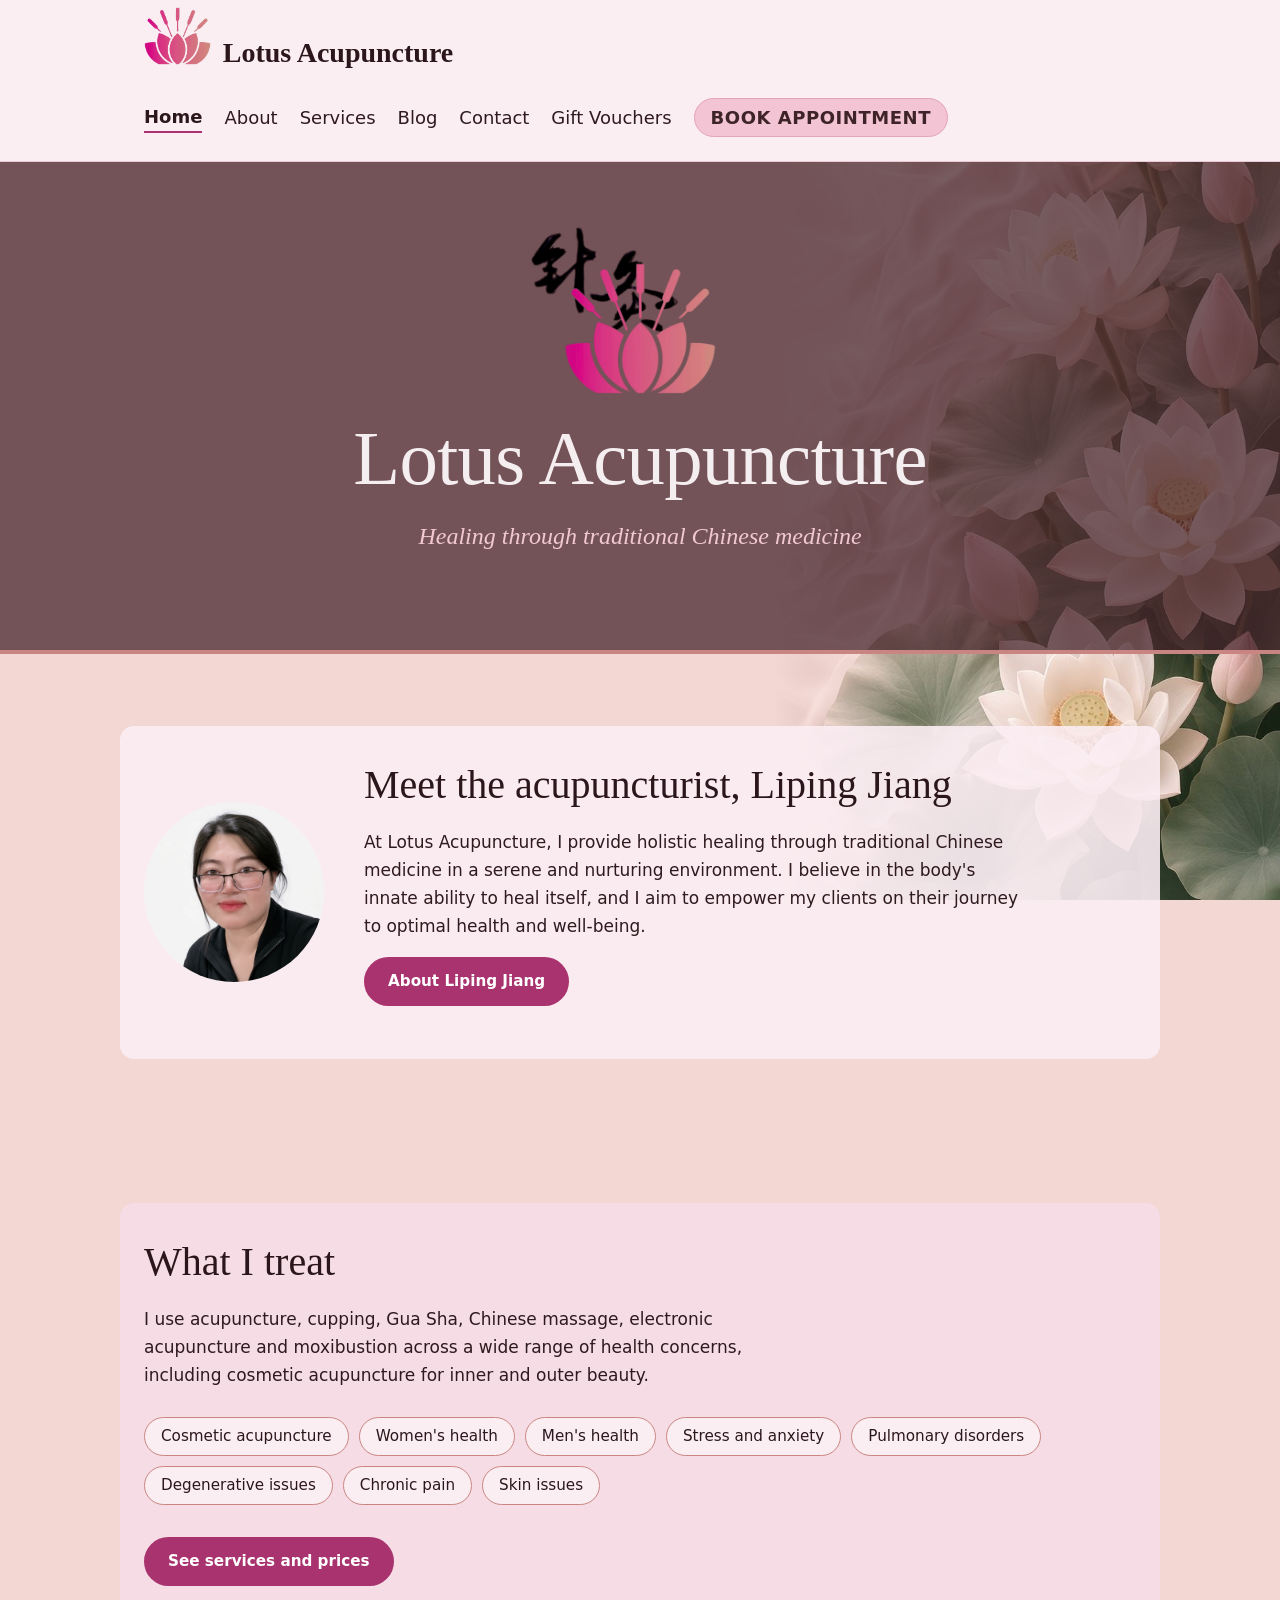
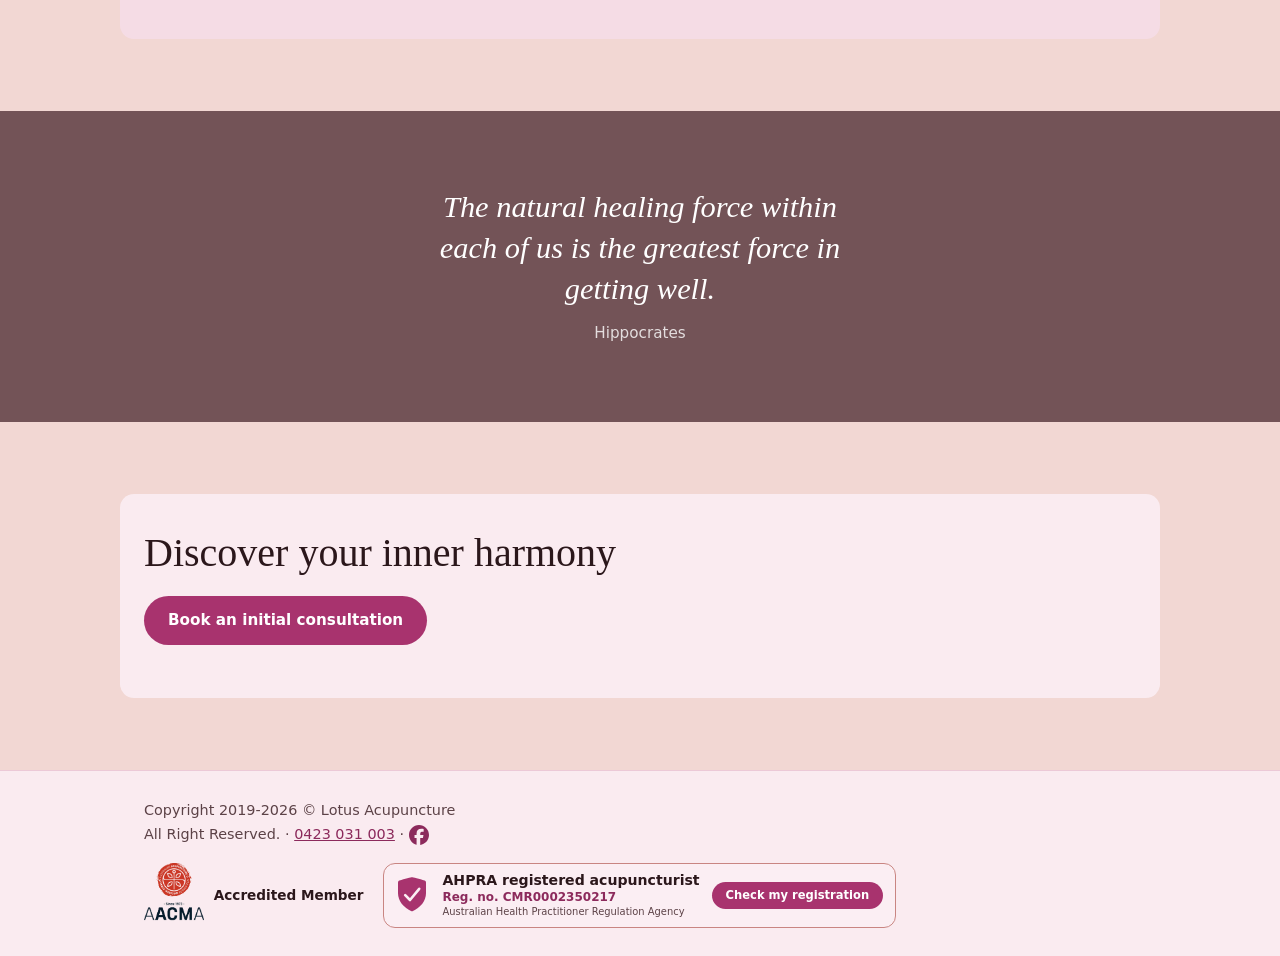
<file: index.html>
<!DOCTYPE html>
<html lang="en-AU"><head><meta charset="utf-8"><meta name="viewport" content="width=device-width, initial-scale=1">
<title>Lotus Acupuncture Warradale | Acupuncture &amp; Chinese Medicine</title>
<meta name="description" content="Acupuncture, cupping, Gua Sha, Chinese massage and electro acupuncture with registered acupuncturist Liping Jiang at 185a Diagonal Road, Warradale SA.">
<link rel="canonical" href="https://www.lotusacupuncture.com.au/">
<meta property="og:type" content="website"><meta property="og:site_name" content="Lotus Acupuncture"><meta property="og:title" content="Lotus Acupuncture Warradale | Acupuncture &amp; Chinese Medicine"><meta property="og:description" content="Acupuncture, cupping, Gua Sha, Chinese massage and electro acupuncture with registered acupuncturist Liping Jiang at 185a Diagonal Road, Warradale SA."><meta property="og:url" content="https://www.lotusacupuncture.com.au/"><meta property="og:image" content="https://www.lotusacupuncture.com.au/logo.jpg"><meta property="og:locale" content="en_AU">
<script type="application/ld+json">{"@context":"https://schema.org","@type":"MedicalBusiness","name":"Lotus Acupuncture","url":"https://www.lotusacupuncture.com.au/","logo":"https://www.lotusacupuncture.com.au/logo.jpg","image":"https://www.lotusacupuncture.com.au/photo.jpg","telephone":"+61423031003","email":"lotusacupunctureliping@gmail.com","address":{"@type":"PostalAddress","streetAddress":"185a Diagonal Road","addressLocality":"Warradale","addressRegion":"SA","postalCode":"5046","addressCountry":"AU"},"founder":{"@type":"Person","name":"Liping Jiang","jobTitle":"Acupuncturist"},"sameAs":["https://www.facebook.com/p/Lotus-Acupuncture-61561961257599/"],"potentialAction":{"@type":"ReserveAction","target":"https://lotus-acupuncture-glenelg.au4.cliniko.com/bookings"}}</script>
<link rel="stylesheet" href="style.css?v=pink31"></head><body>
<header class="top"><div class="wrap"><a class="brand" href="index.html"><img src="header-logo.png" alt="" width="46" height="40" class="brand-mark">Lotus Acupuncture</a><nav aria-label="Main"><a href="index.html" aria-current="page">Home</a><a href="about.html">About</a><a href="services.html">Services</a><a href="blog.html">Blog</a><a href="contact.html">Contact</a><a href="gift-vouchers.html">Gift Vouchers</a><a href="https://lotus-acupuncture-glenelg.au4.cliniko.com/bookings">BOOK APPOINTMENT</a></nav></div></header>
<main><div class="hero"><div class="wrap" style="text-align:center"><img class="hero-logo" src="images/hero-logo.png?v=1" alt="Lotus Acupuncture" width="480" height="369"><h1>Lotus Acupuncture</h1><p>Healing through traditional Chinese medicine</p></div></div><section><div class="wrap" style="display:flex;gap:40px;align-items:center;flex-wrap:wrap"><img src="photo.jpg" alt="Liping Jiang" style="width:180px;height:180px;object-fit:cover;border-radius:50%;flex-shrink:0"><div><h2>Meet the acupuncturist, Liping Jiang</h2><p class="lede">At Lotus Acupuncture, I provide holistic healing through traditional Chinese medicine in a serene and nurturing environment. I believe in the body's innate ability to heal itself, and I aim to empower my clients on their journey to optimal health and well-being.</p><p><a class="btn" href="about.html">About Liping Jiang</a></p></div></div></section>
<section class="focus"><div class="wrap"><h2>What I treat</h2><p class="lede">I use acupuncture, cupping, Gua Sha, Chinese massage, electronic acupuncture and moxibustion across a wide range of health concerns, including cosmetic acupuncture for inner and outer beauty.</p><ul class="tags"><li>Cosmetic acupuncture</li><li>Women's health</li><li>Men's health</li><li>Stress and anxiety</li><li>Pulmonary disorders</li><li>Degenerative issues</li><li>Chronic pain</li><li>Skin issues</li></ul><p style="margin-top:32px"><a class="btn" href="services.html">See services and prices</a></p></div></section>
<section class="quote"><div class="wrap"><blockquote>The natural healing force within each of us is the greatest force in getting well.</blockquote><cite>Hippocrates</cite></div></section>
<section><div class="wrap"><h2>Discover your inner harmony</h2><p><a class="btn" href="https://lotus-acupuncture-glenelg.au4.cliniko.com/bookings">Book an initial consultation</a></p></div></section></main>
<footer><div class="wrap footer-bar"><div>Copyright 2019-2026 © Lotus Acupuncture<br>All Right Reserved. &middot; <a href="tel:0423031003">0423 031 003</a> &middot; <a href="https://www.facebook.com/p/Lotus-Acupuncture-61561961257599/" target="_blank" rel="noopener" aria-label="Facebook" style="display:inline-flex;align-items:center;vertical-align:middle"><svg xmlns="http://www.w3.org/2000/svg" width="20" height="20" viewBox="0 0 24 24" fill="currentColor"><path d="M9.101 23.691v-7.98H6.627v-3.667h2.474v-1.58c0-4.085 1.848-5.978 5.858-5.978.401 0 .955.042 1.468.103a9 9 0 0 1 1.141.195v3.325a9 9 0 0 0-.653-.036 27 27 0 0 0-.733-.009c-.707 0-1.259.096-1.675.309a1.7 1.7 0 0 0-.679.622c-.258.42-.374.995-.374 1.752v1.297h3.919l-.386 2.103-.287 1.564h-3.246v8.245C19.396 23.238 24 18.179 24 12.044c0-6.627-5.373-12-12-12s-12 5.373-12 12c0 5.628 3.874 10.35 9.101 11.647"/></svg></a></div><div class="footer-creds"><a class="footer-aacma" href="https://acupuncture.org.au/find-a-practitioner" target="_blank" rel="noopener"><img src="images/aacma-logo.png" alt="Australian Acupuncture and Chinese Medicine Association" width="60" height="64"><span>Accredited Member</span></a><a class="footer-ahpra" href="https://www.ahpra.gov.au/Registration/Registers-of-Practitioners.aspx" target="_blank" rel="noopener"><svg class="footer-ahpra-icon" xmlns="http://www.w3.org/2000/svg" viewBox="0 0 36 40" width="36" height="40" aria-hidden="true" focusable="false"><path fill="#a8336e" d="M18 2.2c.4 0 7.8 1.7 12.6 3.2.8.3 1.4 1 1.4 1.8V18c0 8.2-5.8 14.8-13.5 18.2a1.6 1.6 0 0 1-1 0C9.8 32.8 4 26.2 4 18V7.2c0-.8.6-1.5 1.4-1.8C10.2 3.9 17.6 2.2 18 2.2z"/><path fill="none" stroke="#fbeef3" stroke-width="2.6" stroke-linecap="round" stroke-linejoin="round" d="M11.2 20.2 16 25l9.2-11.2"/></svg><span class="footer-ahpra-copy"><strong class="footer-ahpra-title">AHPRA registered acupuncturist</strong><span class="footer-ahpra-reg">Reg. no. CMR0002350217</span><span class="footer-ahpra-org">Australian Health Practitioner Regulation Agency</span></span><span class="footer-ahpra-btn">Check my registration</span></a></div></div></footer>
</body></html>
</file>
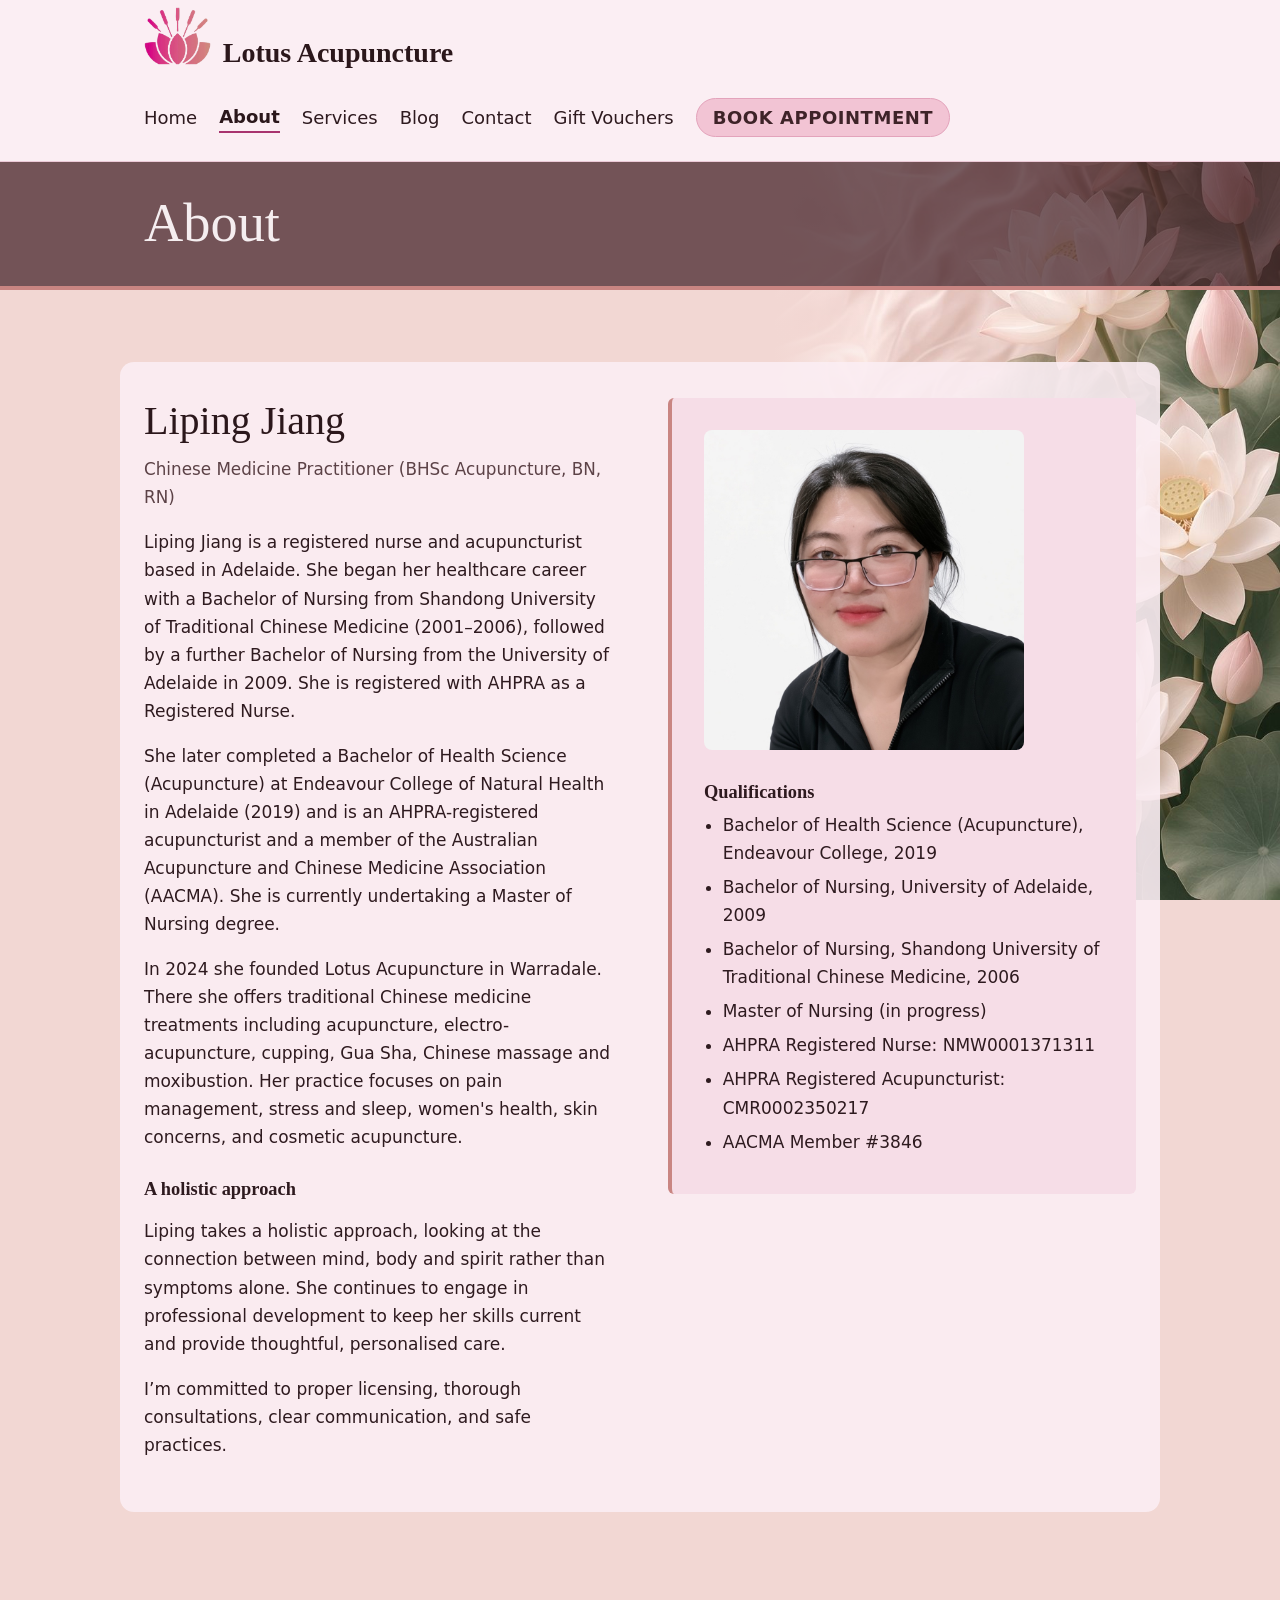
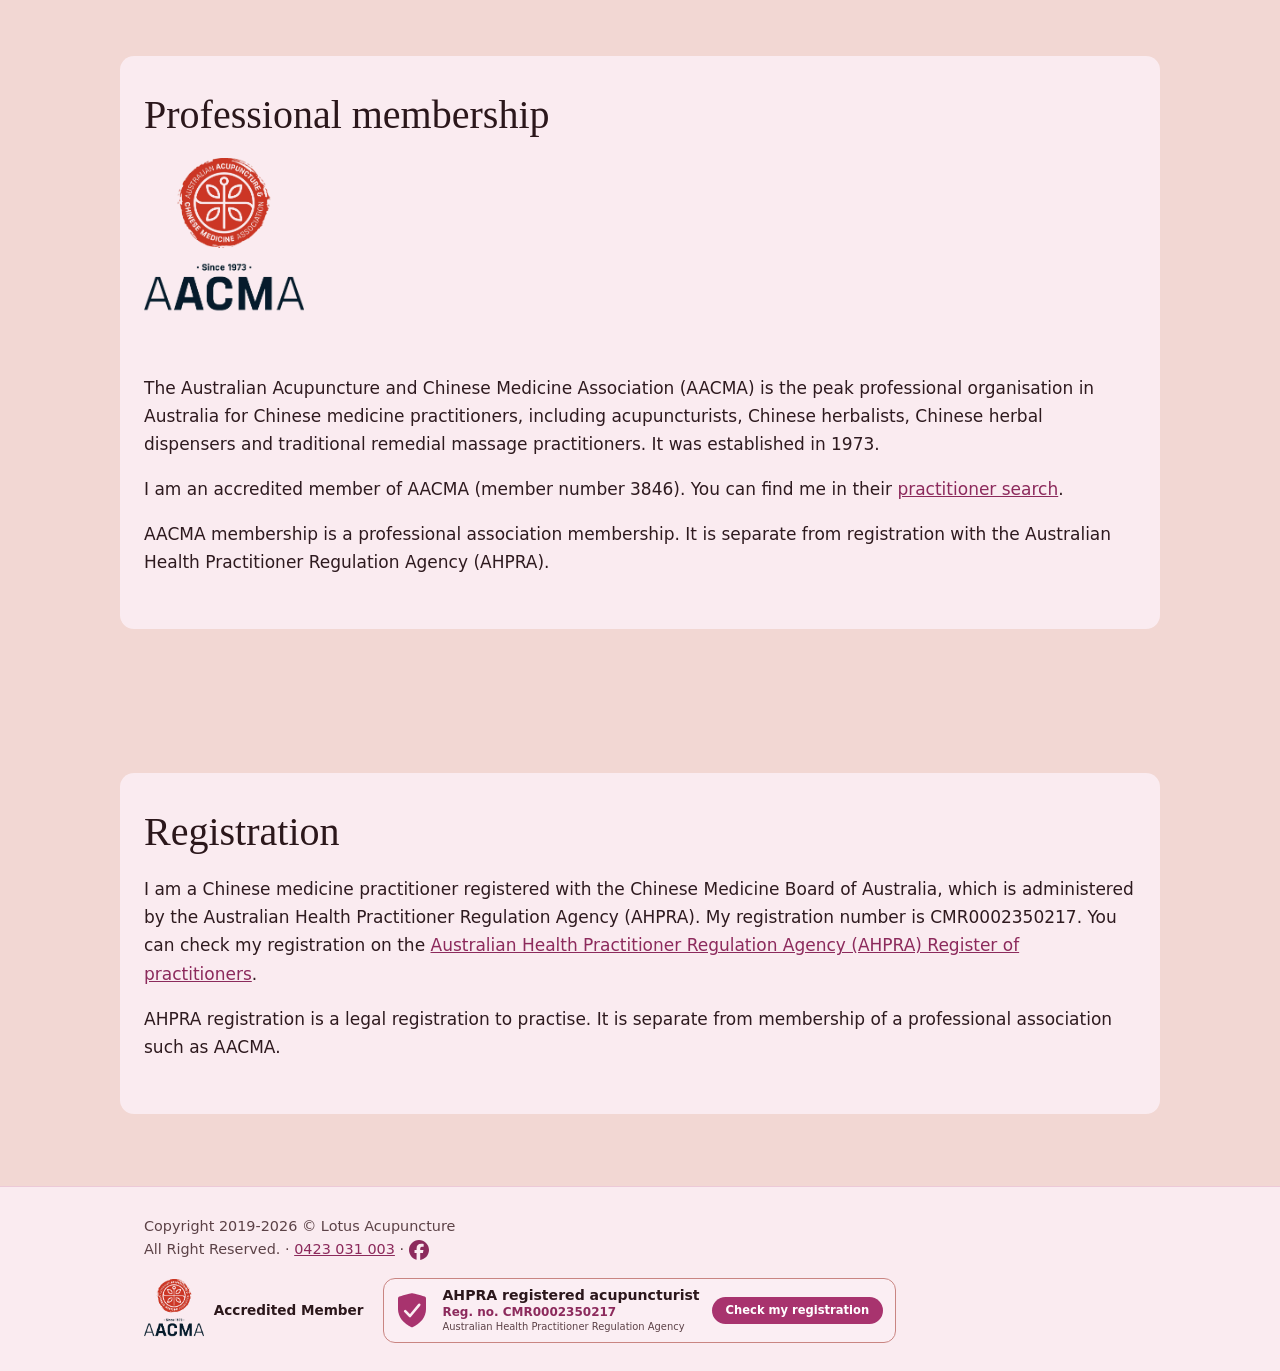
<file: about.html>
<!DOCTYPE html>
<html lang="en-AU"><head><meta charset="utf-8"><meta name="viewport" content="width=device-width, initial-scale=1">
<title>About Liping Jiang | Lotus Acupuncture Warradale</title>
<meta name="description" content="Liping Jiang is an AHPRA-registered acupuncturist and registered nurse offering traditional Chinese medicine at Lotus Acupuncture, Warradale SA.">
<link rel="canonical" href="https://www.lotusacupuncture.com.au/about.html">
<meta property="og:type" content="website"><meta property="og:site_name" content="Lotus Acupuncture"><meta property="og:title" content="About Liping Jiang | Lotus Acupuncture Warradale"><meta property="og:description" content="Liping Jiang is an AHPRA-registered acupuncturist and registered nurse offering traditional Chinese medicine at Lotus Acupuncture, Warradale SA."><meta property="og:url" content="https://www.lotusacupuncture.com.au/about.html"><meta property="og:image" content="https://www.lotusacupuncture.com.au/logo.jpg"><meta property="og:locale" content="en_AU">
<link rel="stylesheet" href="style.css?v=pink31"></head><body>
<header class="top"><div class="wrap"><a class="brand" href="index.html"><img src="header-logo.png" alt="" width="46" height="40" class="brand-mark">Lotus Acupuncture</a><nav aria-label="Main"><a href="index.html">Home</a><a href="about.html" aria-current="page">About</a><a href="services.html">Services</a><a href="blog.html">Blog</a><a href="contact.html">Contact</a><a href="gift-vouchers.html">Gift Vouchers</a><a href="https://lotus-acupuncture-glenelg.au4.cliniko.com/bookings">BOOK APPOINTMENT</a></nav></div></header>
<main><div class="pagehead"><div class="wrap"><h1>About</h1></div></div><section><div class="wrap about"><div><h2>Liping Jiang</h2>
<p style="font-size:1.05rem;color:var(--muted);margin-top:-8px">Chinese Medicine Practitioner (BHSc Acupuncture, BN, RN)</p>
<p>Liping Jiang is a registered nurse and acupuncturist based in Adelaide. She began her healthcare career with a Bachelor of Nursing from Shandong University of Traditional Chinese Medicine (2001–2006), followed by a further Bachelor of Nursing from the University of Adelaide in 2009. She is registered with AHPRA as a Registered Nurse.</p>
<p>She later completed a Bachelor of Health Science (Acupuncture) at Endeavour College of Natural Health in Adelaide (2019) and is an AHPRA-registered acupuncturist and a member of the Australian Acupuncture and Chinese Medicine Association (AACMA). She is currently undertaking a Master of Nursing degree.</p>
<p>In 2024 she founded Lotus Acupuncture in Warradale. There she offers traditional Chinese medicine treatments including acupuncture, electro-acupuncture, cupping, Gua Sha, Chinese massage and moxibustion. Her practice focuses on pain management, stress and sleep, women's health, skin concerns, and cosmetic acupuncture.</p>
<h3 style="margin-top:28px">A holistic approach</h3>
<p>Liping takes a holistic approach, looking at the connection between mind, body and spirit rather than symptoms alone. She continues to engage in professional development to keep her skills current and provide thoughtful, personalised care.</p>
<p>I’m committed to proper licensing, thorough consultations, clear communication, and safe practices.</p></div>
<aside><img src="photo.jpg" alt="Liping Jiang" style="width:100%;max-width:320px;border-radius:8px;margin-bottom:24px"><h3>Qualifications</h3><ul>
<li>Bachelor of Health Science (Acupuncture), Endeavour College, 2019</li>
<li>Bachelor of Nursing, University of Adelaide, 2009</li>
<li>Bachelor of Nursing, Shandong University of Traditional Chinese Medicine, 2006</li>
<li>Master of Nursing (in progress)</li>
<li>AHPRA Registered Nurse: NMW0001371311</li>
<li>AHPRA Registered Acupuncturist: CMR0002350217</li>
<li>AACMA Member #3846</li></ul></aside></div></section>
<section><div class="wrap">
<h2>Professional membership</h2>
<div class="aacma-block">
<img src="images/aacma-logo.png" alt="Australian Acupuncture and Chinese Medicine Association" width="160" height="171">
<div>
<p>The Australian Acupuncture and Chinese Medicine Association (AACMA) is the peak professional organisation in Australia for Chinese medicine practitioners, including acupuncturists, Chinese herbalists, Chinese herbal dispensers and traditional remedial massage practitioners. It was established in 1973.</p>
<p>I am an accredited member of AACMA (member number 3846). You can find me in their <a href="https://acupuncture.org.au/find-a-practitioner" target="_blank" rel="noopener">practitioner search</a>.</p>
<p>AACMA membership is a professional association membership. It is separate from registration with the Australian Health Practitioner Regulation Agency (AHPRA).</p>
</div>
</div>
</div></section>
<section><div class="wrap">
<h2>Registration</h2>
<div class="reg-block">
<p>I am a Chinese medicine practitioner registered with the Chinese Medicine Board of Australia, which is administered by the Australian Health Practitioner Regulation Agency (AHPRA). My registration number is CMR0002350217. You can check my registration on the <a href="https://www.ahpra.gov.au/Registration/Registers-of-Practitioners.aspx" target="_blank" rel="noopener">Australian Health Practitioner Regulation Agency (AHPRA) Register of practitioners</a>.</p>
<p>AHPRA registration is a legal registration to practise. It is separate from membership of a professional association such as AACMA.</p>
</div>
</div></section>
</main>
<footer><div class="wrap footer-bar"><div>Copyright 2019-2026 © Lotus Acupuncture<br>All Right Reserved. &middot; <a href="tel:0423031003">0423 031 003</a> &middot; <a href="https://www.facebook.com/p/Lotus-Acupuncture-61561961257599/" target="_blank" rel="noopener" aria-label="Facebook" style="display:inline-flex;align-items:center;vertical-align:middle"><svg xmlns="http://www.w3.org/2000/svg" width="20" height="20" viewBox="0 0 24 24" fill="currentColor"><path d="M9.101 23.691v-7.98H6.627v-3.667h2.474v-1.58c0-4.085 1.848-5.978 5.858-5.978.401 0 .955.042 1.468.103a9 9 0 0 1 1.141.195v3.325a9 9 0 0 0-.653-.036 27 27 0 0 0-.733-.009c-.707 0-1.259.096-1.675.309a1.7 1.7 0 0 0-.679.622c-.258.42-.374.995-.374 1.752v1.297h3.919l-.386 2.103-.287 1.564h-3.246v8.245C19.396 23.238 24 18.179 24 12.044c0-6.627-5.373-12-12-12s-12 5.373-12 12c0 5.628 3.874 10.35 9.101 11.647"/></svg></a></div><div class="footer-creds"><a class="footer-aacma" href="https://acupuncture.org.au/find-a-practitioner" target="_blank" rel="noopener"><img src="images/aacma-logo.png" alt="Australian Acupuncture and Chinese Medicine Association" width="60" height="64"><span>Accredited Member</span></a><a class="footer-ahpra" href="https://www.ahpra.gov.au/Registration/Registers-of-Practitioners.aspx" target="_blank" rel="noopener"><svg class="footer-ahpra-icon" xmlns="http://www.w3.org/2000/svg" viewBox="0 0 36 40" width="36" height="40" aria-hidden="true" focusable="false"><path fill="#a8336e" d="M18 2.2c.4 0 7.8 1.7 12.6 3.2.8.3 1.4 1 1.4 1.8V18c0 8.2-5.8 14.8-13.5 18.2a1.6 1.6 0 0 1-1 0C9.8 32.8 4 26.2 4 18V7.2c0-.8.6-1.5 1.4-1.8C10.2 3.9 17.6 2.2 18 2.2z"/><path fill="none" stroke="#fbeef3" stroke-width="2.6" stroke-linecap="round" stroke-linejoin="round" d="M11.2 20.2 16 25l9.2-11.2"/></svg><span class="footer-ahpra-copy"><strong class="footer-ahpra-title">AHPRA registered acupuncturist</strong><span class="footer-ahpra-reg">Reg. no. CMR0002350217</span><span class="footer-ahpra-org">Australian Health Practitioner Regulation Agency</span></span><span class="footer-ahpra-btn">Check my registration</span></a></div></div></footer>
</body></html>
</file>
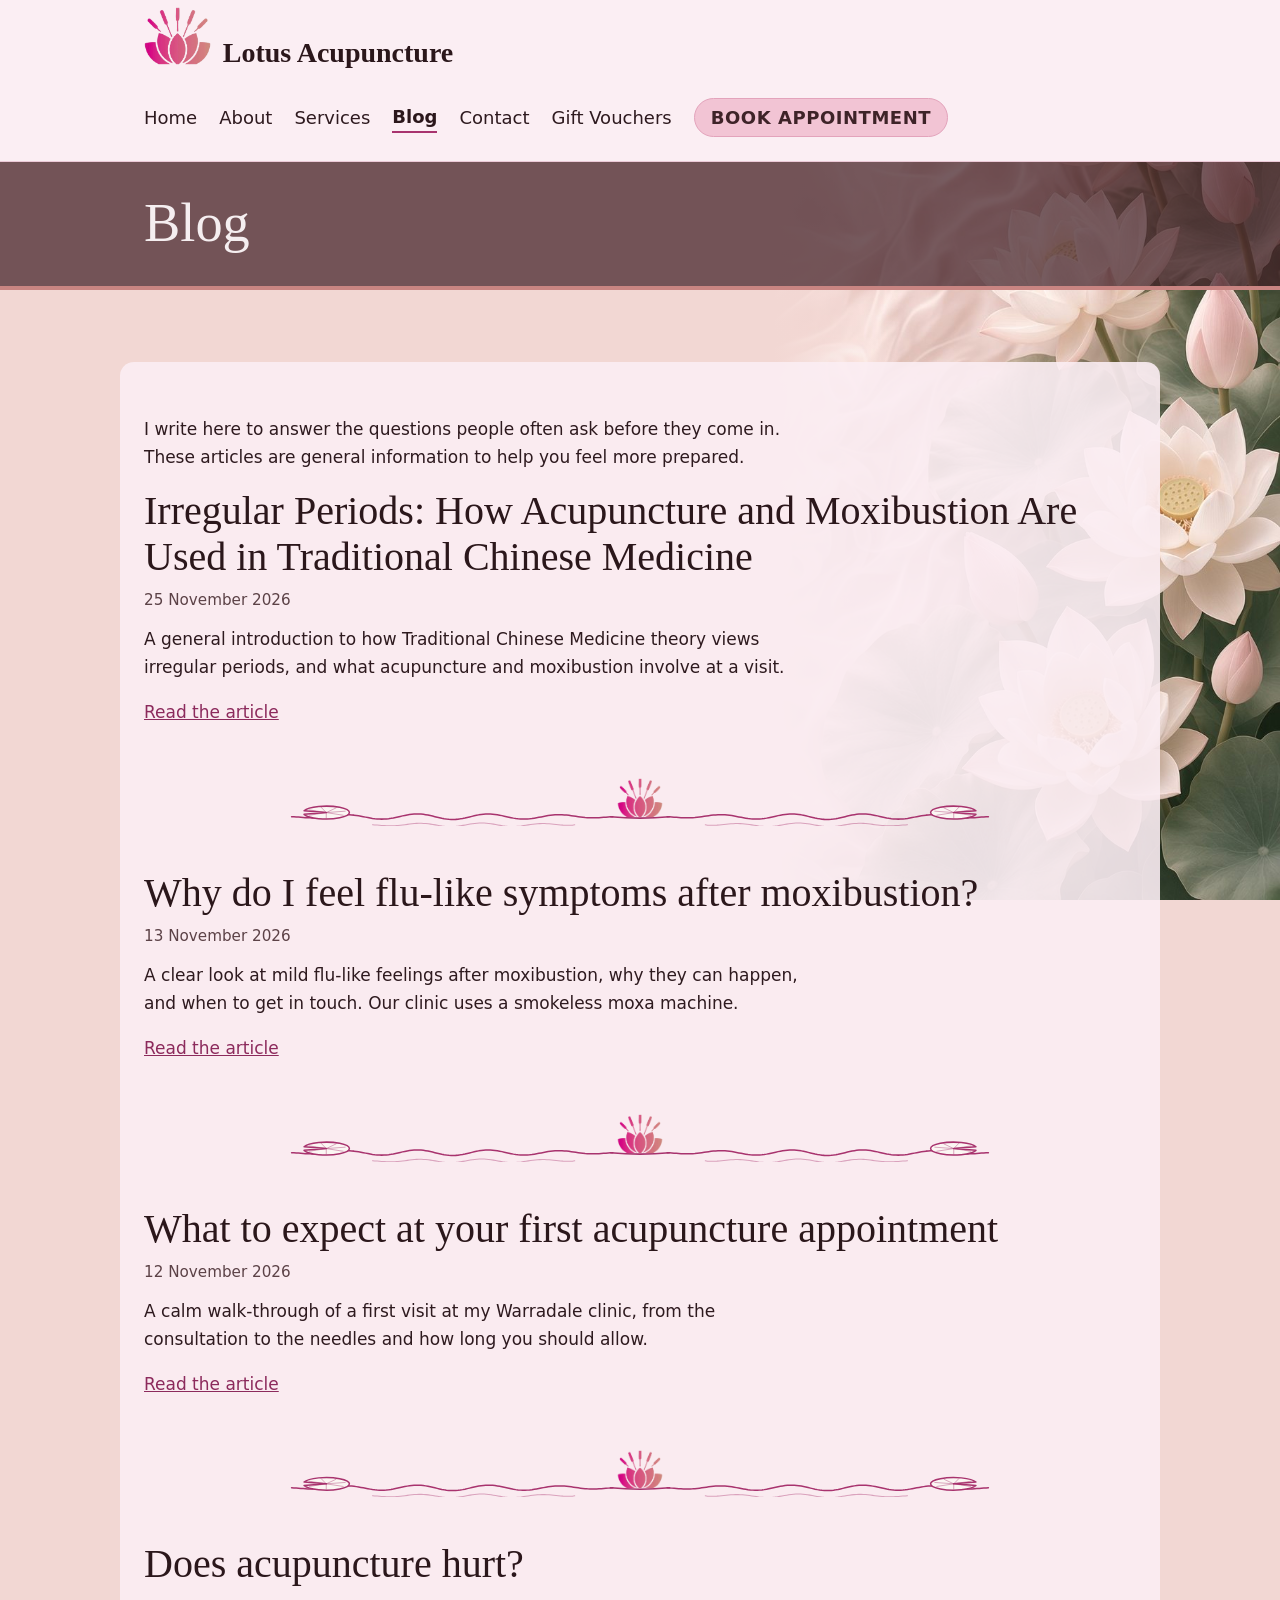
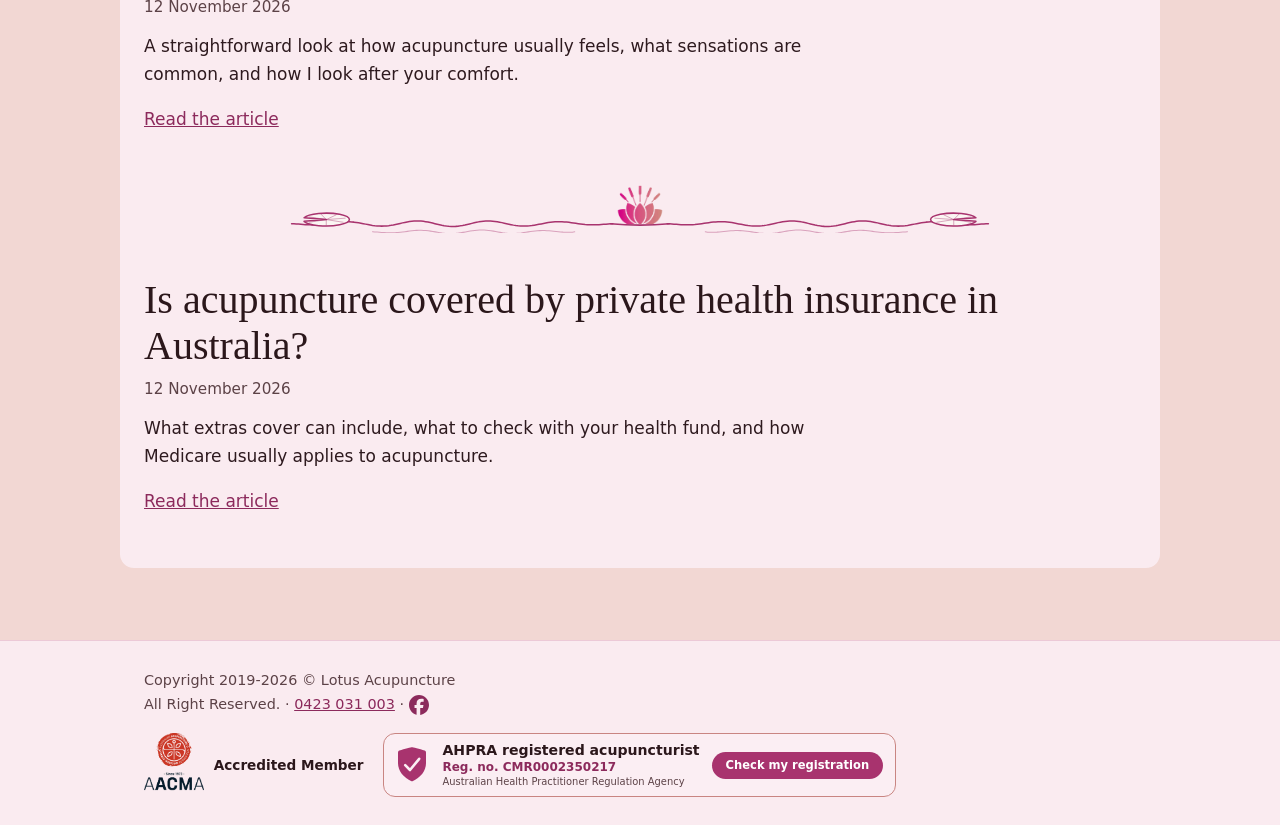
<file: blog.html>
<!DOCTYPE html>
<html lang="en-AU"><head><meta charset="utf-8"><meta name="viewport" content="width=device-width, initial-scale=1">
<title>Blog | Lotus Acupuncture Warradale</title>
<meta name="description" content="Articles about first acupuncture visits, what treatment can feel like, private health cover, moxibustion, and how Chinese medicine discusses irregular periods, from Lotus Acupuncture in Warradale, South Australia.">
<link rel="canonical" href="https://www.lotusacupuncture.com.au/blog.html">
<meta property="og:type" content="website"><meta property="og:site_name" content="Lotus Acupuncture"><meta property="og:title" content="Blog | Lotus Acupuncture Warradale"><meta property="og:description" content="Articles about first acupuncture visits, what treatment can feel like, private health cover, moxibustion, and how Chinese medicine discusses irregular periods, from Lotus Acupuncture in Warradale, South Australia."><meta property="og:url" content="https://www.lotusacupuncture.com.au/blog.html"><meta property="og:image" content="https://www.lotusacupuncture.com.au/logo.jpg"><meta property="og:locale" content="en_AU">
<link rel="stylesheet" href="style.css?v=pink31"></head><body>
<header class="top"><div class="wrap"><a class="brand" href="index.html"><img src="header-logo.png" alt="" width="46" height="40" class="brand-mark">Lotus Acupuncture</a><nav aria-label="Main"><a href="index.html">Home</a><a href="about.html">About</a><a href="services.html">Services</a><a href="blog.html" aria-current="page">Blog</a><a href="contact.html">Contact</a><a href="gift-vouchers.html">Gift Vouchers</a><a href="https://lotus-acupuncture-glenelg.au4.cliniko.com/bookings">BOOK APPOINTMENT</a></nav></div></header>
<main><div class="pagehead"><div class="wrap"><h1>Blog</h1></div></div><section><div class="wrap">
<p class="lede">I write here to answer the questions people often ask before they come in. These articles are general information to help you feel more prepared.</p>
<div class="blog-list">
<article class="blog-item">
<h2><a href="blog/irregular-periods-acupuncture-moxibustion.html">Irregular Periods: How Acupuncture and Moxibustion Are Used in Traditional Chinese Medicine</a></h2>
<p class="blog-date"><time datetime="2026-11-25">25 November 2026</time></p>
<p class="lede">A general introduction to how Traditional Chinese Medicine theory views irregular periods, and what acupuncture and moxibustion involve at a visit.</p>
<p><a href="blog/irregular-periods-acupuncture-moxibustion.html">Read the article</a></p>
</article>
<div class="svc-divider" aria-hidden="true"><img src="images/divider-waves.svg" alt="" width="623" height="48"></div>
<article class="blog-item">
<h2><a href="blog/flu-like-symptoms-after-moxibustion.html">Why do I feel flu-like symptoms after moxibustion?</a></h2>
<p class="blog-date"><time datetime="2026-11-13">13 November 2026</time></p>
<p class="lede">A clear look at mild flu-like feelings after moxibustion, why they can happen, and when to get in touch. Our clinic uses a smokeless moxa machine.</p>
<p><a href="blog/flu-like-symptoms-after-moxibustion.html">Read the article</a></p>
</article>
<div class="svc-divider" aria-hidden="true"><img src="images/divider-waves.svg" alt="" width="623" height="48"></div>
<article class="blog-item">
<h2><a href="blog/first-acupuncture-appointment.html">What to expect at your first acupuncture appointment</a></h2>
<p class="blog-date"><time datetime="2026-11-12">12 November 2026</time></p>
<p class="lede">A calm walk-through of a first visit at my Warradale clinic, from the consultation to the needles and how long you should allow.</p>
<p><a href="blog/first-acupuncture-appointment.html">Read the article</a></p>
</article>
<div class="svc-divider" aria-hidden="true"><img src="images/divider-waves.svg" alt="" width="623" height="48"></div>
<article class="blog-item">
<h2><a href="blog/does-acupuncture-hurt.html">Does acupuncture hurt?</a></h2>
<p class="blog-date"><time datetime="2026-11-12">12 November 2026</time></p>
<p class="lede">A straightforward look at how acupuncture usually feels, what sensations are common, and how I look after your comfort.</p>
<p><a href="blog/does-acupuncture-hurt.html">Read the article</a></p>
</article>
<div class="svc-divider" aria-hidden="true"><img src="images/divider-waves.svg" alt="" width="623" height="48"></div>
<article class="blog-item">
<h2><a href="blog/acupuncture-private-health-insurance-australia.html">Is acupuncture covered by private health insurance in Australia?</a></h2>
<p class="blog-date"><time datetime="2026-11-12">12 November 2026</time></p>
<p class="lede">What extras cover can include, what to check with your health fund, and how Medicare usually applies to acupuncture.</p>
<p><a href="blog/acupuncture-private-health-insurance-australia.html">Read the article</a></p>
</article>
</div>
</div></section></main>
<footer><div class="wrap footer-bar"><div>Copyright 2019-2026 © Lotus Acupuncture<br>All Right Reserved. &middot; <a href="tel:0423031003">0423 031 003</a> &middot; <a href="https://www.facebook.com/p/Lotus-Acupuncture-61561961257599/" target="_blank" rel="noopener" aria-label="Facebook" style="display:inline-flex;align-items:center;vertical-align:middle"><svg xmlns="http://www.w3.org/2000/svg" width="20" height="20" viewBox="0 0 24 24" fill="currentColor"><path d="M9.101 23.691v-7.98H6.627v-3.667h2.474v-1.58c0-4.085 1.848-5.978 5.858-5.978.401 0 .955.042 1.468.103a9 9 0 0 1 1.141.195v3.325a9 9 0 0 0-.653-.036 27 27 0 0 0-.733-.009c-.707 0-1.259.096-1.675.309a1.7 1.7 0 0 0-.679.622c-.258.42-.374.995-.374 1.752v1.297h3.919l-.386 2.103-.287 1.564h-3.246v8.245C19.396 23.238 24 18.179 24 12.044c0-6.627-5.373-12-12-12s-12 5.373-12 12c0 5.628 3.874 10.35 9.101 11.647"/></svg></a></div><div class="footer-creds"><a class="footer-aacma" href="https://acupuncture.org.au/find-a-practitioner" target="_blank" rel="noopener"><img src="images/aacma-logo.png" alt="Australian Acupuncture and Chinese Medicine Association" width="60" height="64"><span>Accredited Member</span></a><a class="footer-ahpra" href="https://www.ahpra.gov.au/Registration/Registers-of-Practitioners.aspx" target="_blank" rel="noopener"><svg class="footer-ahpra-icon" xmlns="http://www.w3.org/2000/svg" viewBox="0 0 36 40" width="36" height="40" aria-hidden="true" focusable="false"><path fill="#a8336e" d="M18 2.2c.4 0 7.8 1.7 12.6 3.2.8.3 1.4 1 1.4 1.8V18c0 8.2-5.8 14.8-13.5 18.2a1.6 1.6 0 0 1-1 0C9.8 32.8 4 26.2 4 18V7.2c0-.8.6-1.5 1.4-1.8C10.2 3.9 17.6 2.2 18 2.2z"/><path fill="none" stroke="#fbeef3" stroke-width="2.6" stroke-linecap="round" stroke-linejoin="round" d="M11.2 20.2 16 25l9.2-11.2"/></svg><span class="footer-ahpra-copy"><strong class="footer-ahpra-title">AHPRA registered acupuncturist</strong><span class="footer-ahpra-reg">Reg. no. CMR0002350217</span><span class="footer-ahpra-org">Australian Health Practitioner Regulation Agency</span></span><span class="footer-ahpra-btn">Check my registration</span></a></div></div></footer>
</body></html>
</file>
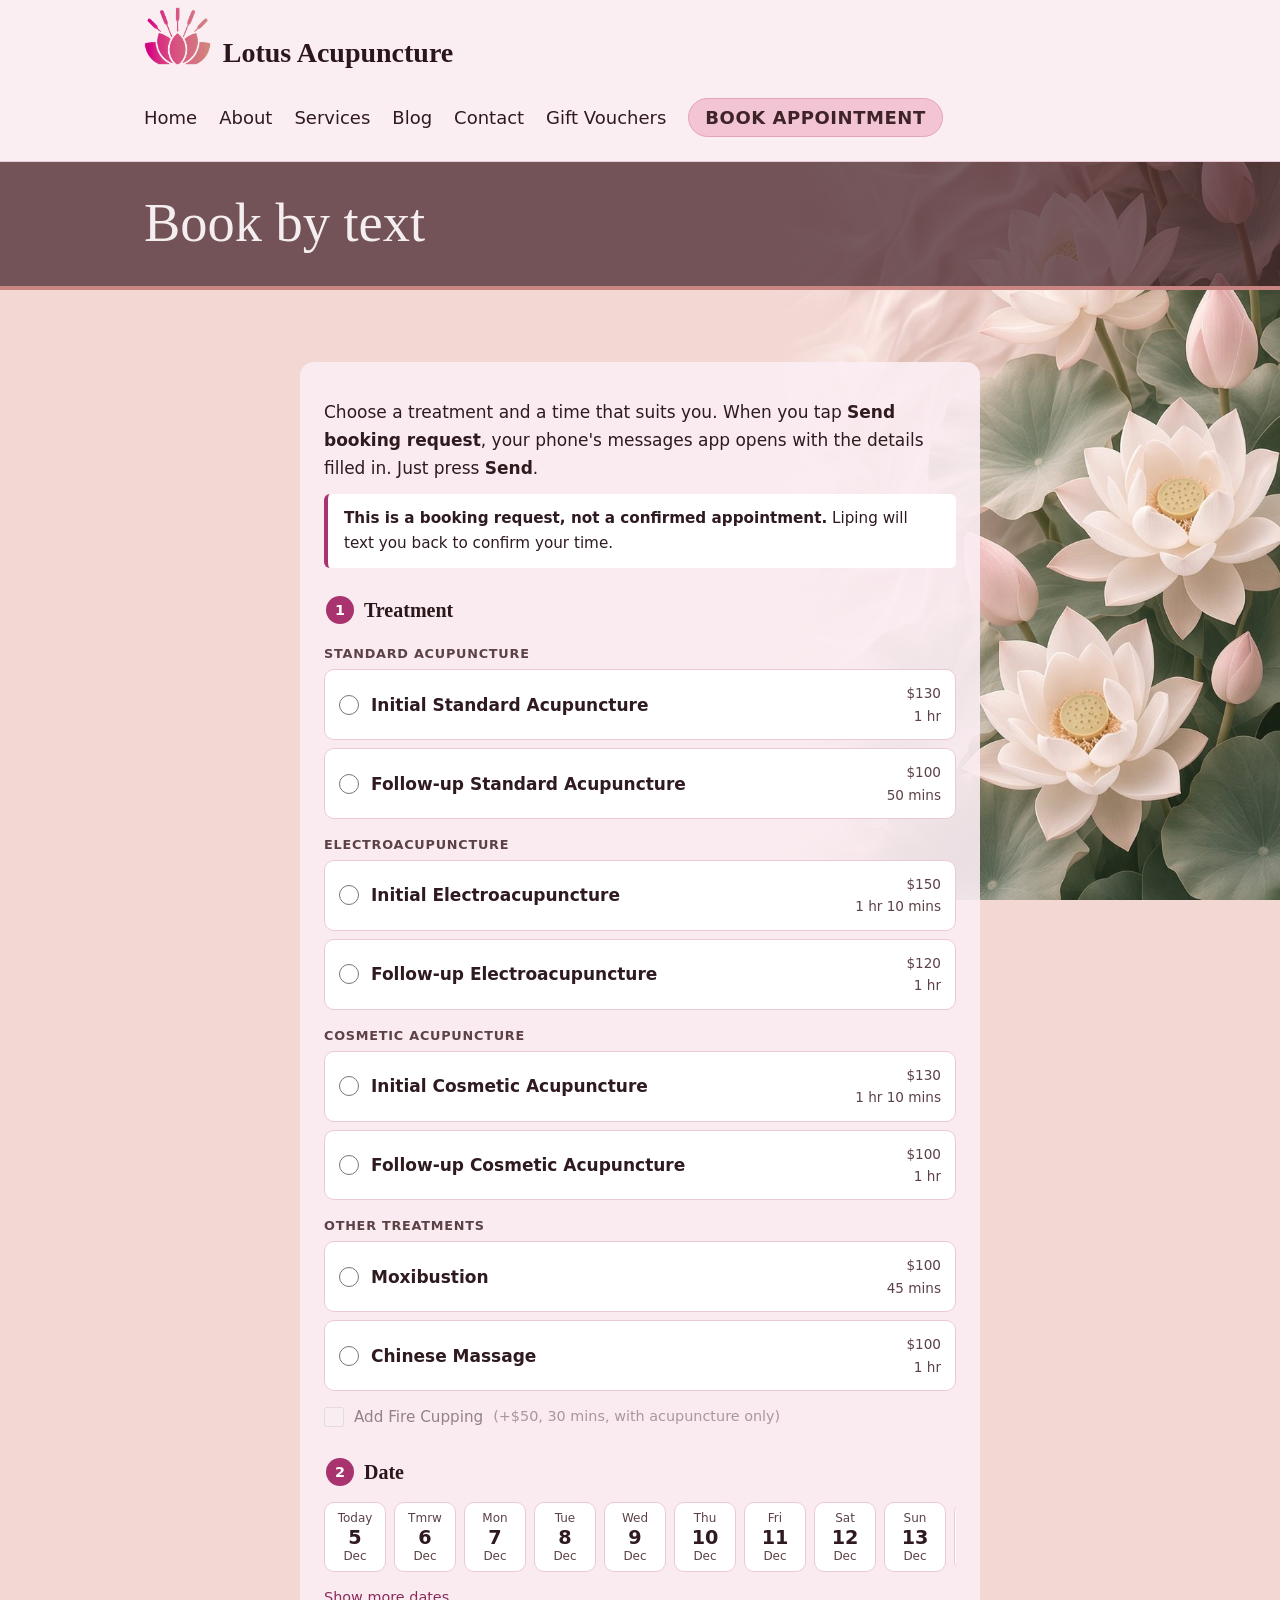
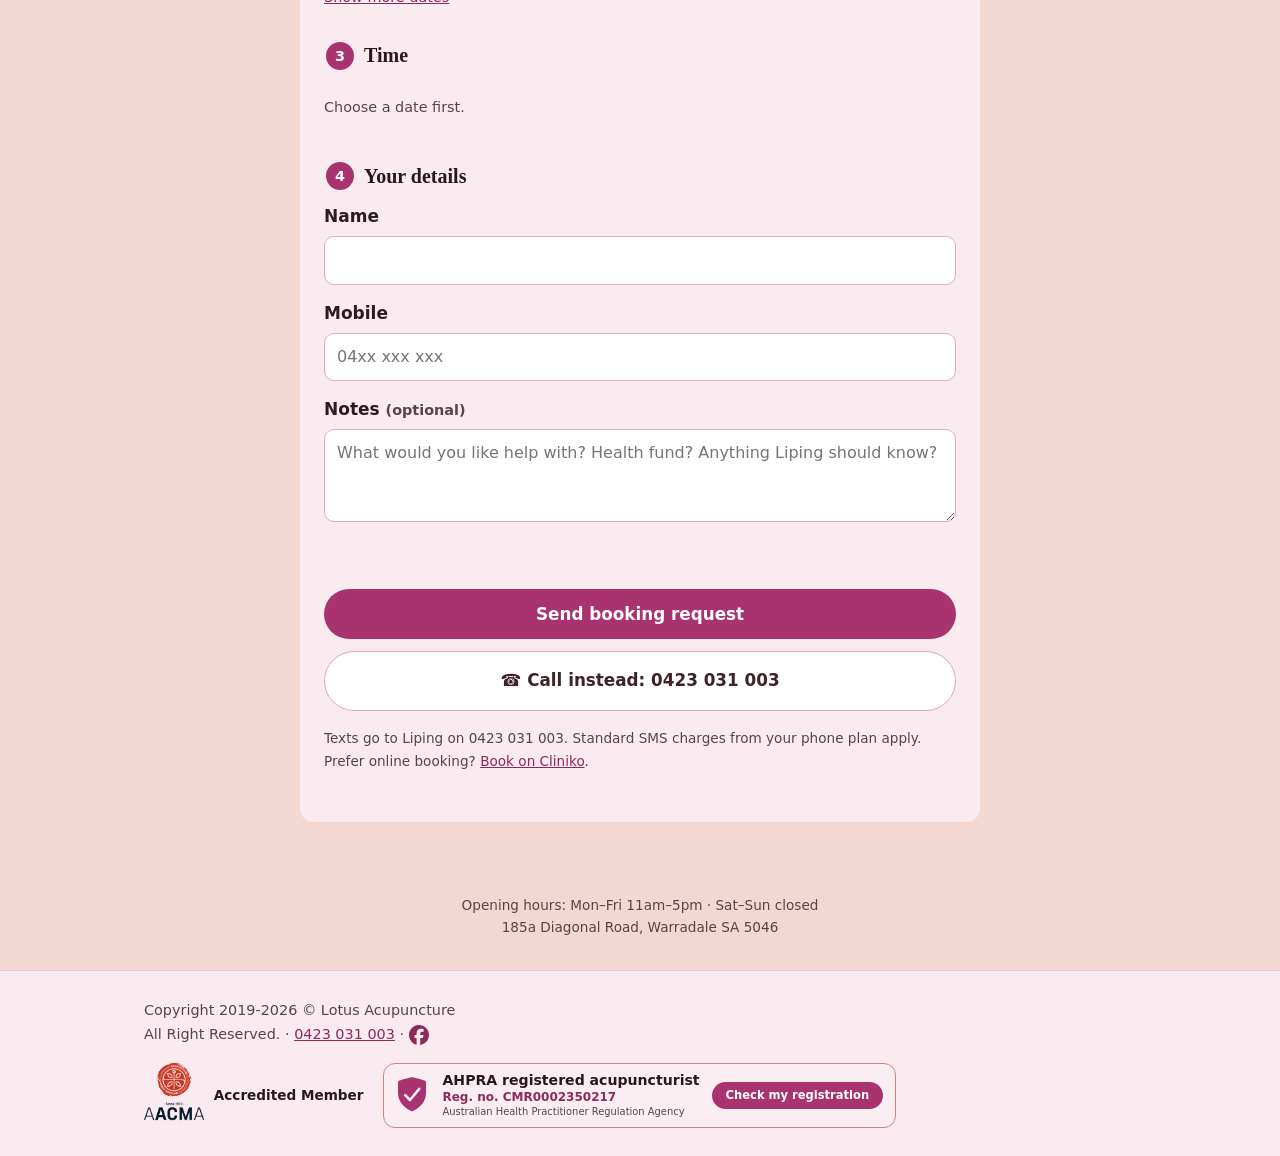
<file: book.html>
<!DOCTYPE html>
<html lang="en-AU"><head><meta charset="utf-8"><meta name="viewport" content="width=device-width, initial-scale=1, viewport-fit=cover">
<title>Book by Text | Lotus Acupuncture Warradale</title>
<meta name="description" content="Request an acupuncture appointment with Liping Jiang at Lotus Acupuncture, Warradale SA. Pick a treatment and time, then send your request by text.">
<link rel="canonical" href="https://www.lotusacupuncture.com.au/book.html">
<meta property="og:type" content="website"><meta property="og:site_name" content="Lotus Acupuncture"><meta property="og:title" content="Book by Text | Lotus Acupuncture Warradale"><meta property="og:description" content="Request an appointment with Liping Jiang at Lotus Acupuncture, Warradale SA."><meta property="og:url" content="https://www.lotusacupuncture.com.au/book.html"><meta property="og:image" content="https://www.lotusacupuncture.com.au/logo.jpg"><meta property="og:locale" content="en_AU">
<link rel="manifest" href="manifest.webmanifest">
<meta name="theme-color" content="#fbeef3">
<meta name="apple-mobile-web-app-capable" content="yes"><meta name="mobile-web-app-capable" content="yes">
<meta name="apple-mobile-web-app-title" content="Lotus Booking"><meta name="apple-mobile-web-app-status-bar-style" content="default">
<link rel="apple-touch-icon" href="images/app/apple-touch-icon.png">
<link rel="icon" type="image/png" sizes="192x192" href="images/app/icon-192.png">
<link rel="stylesheet" href="style.css?v=pink31"><link rel="stylesheet" href="book.css?v=1"></head><body>
<header class="top"><div class="wrap"><a class="brand" href="index.html"><img src="header-logo.png" alt="" width="46" height="40" class="brand-mark">Lotus Acupuncture</a><nav aria-label="Main"><a href="index.html">Home</a><a href="about.html">About</a><a href="services.html">Services</a><a href="blog.html">Blog</a><a href="contact.html">Contact</a><a href="gift-vouchers.html">Gift Vouchers</a><a href="https://lotus-acupuncture-glenelg.au4.cliniko.com/bookings">BOOK APPOINTMENT</a></nav></div></header>
<main><div class="pagehead"><div class="wrap"><h1>Book by text</h1></div></div>
<section class="bk"><div class="wrap">
<p class="bk-intro">Choose a treatment and a time that suits you. When you tap <strong>Send booking request</strong>, your phone's messages app opens with the details filled in. Just press <strong>Send</strong>.</p>
<p class="bk-note" role="note"><strong>This is a booking request, not a confirmed appointment.</strong> Liping will text you back to confirm your time.</p>
<form id="bk" novalidate>
<fieldset><legend><span class="bk-step">1</span> Treatment</legend>
<div class="bk-services" id="services"></div>
<label class="bk-check"><input type="checkbox" id="cupping"> Add Fire Cupping <span class="bk-muted">(+$50, 30 mins, with acupuncture only)</span></label>
</fieldset>
<fieldset><legend><span class="bk-step">2</span> Date</legend>
<div class="bk-dates" id="dates" role="radiogroup" aria-label="Date"></div>
<button type="button" class="bk-more" id="moreDates">Show more dates</button>
</fieldset>
<fieldset><legend><span class="bk-step">3</span> Time</legend>
<p class="bk-muted" id="timeHint">Choose a date first.</p>
<div class="bk-times" id="times" role="radiogroup" aria-label="Time"></div>
</fieldset>
<fieldset><legend><span class="bk-step">4</span> Your details</legend>
<label class="bk-field">Name<input id="name" name="name" autocomplete="name" required></label>
<label class="bk-field">Mobile<input id="phone" name="phone" type="tel" inputmode="tel" autocomplete="tel" required placeholder="04xx xxx xxx"></label>
<label class="bk-field">Notes <span class="bk-muted">(optional)</span><textarea id="notes" name="notes" rows="3" maxlength="400" placeholder="What would you like help with? Health fund? Anything Liping should know?"></textarea></label>
</fieldset>
<div class="bk-summary" id="summary" hidden></div>
<p class="bk-error" id="error" role="alert"></p>
<button type="submit" class="btn bk-submit">Send booking request</button>
<a class="btn bk-call" href="tel:+61423031003">&#9742; Call instead: 0423 031 003</a>
<p class="bk-muted bk-small">Texts go to Liping on 0423 031 003. Standard SMS charges from your phone plan apply. Prefer online booking? <a href="https://lotus-acupuncture-glenelg.au4.cliniko.com/bookings">Book on Cliniko</a>.</p>
</form>
<div class="bk-done" id="done" hidden tabindex="-1">
<h2>Almost done</h2>
<p>Your messages app should now be open with your booking request. <strong>Press Send</strong> to send it to Liping. She will text you back to confirm.</p>
<p>If your messages app didn't open, <a id="smsAgain" href="#">tap here to try again</a>, or call <a href="tel:+61423031003">0423 031 003</a>.</p>
<p><button type="button" class="btn" id="startOver">Make another request</button></p>
</div>
</div></section>
<p class="bk-hours wrap">Opening hours: Mon&ndash;Fri 11am&ndash;5pm &middot; Sat&ndash;Sun closed<br>185a Diagonal Road, Warradale SA 5046</p>
</main>
<footer><div class="wrap footer-bar"><div>Copyright 2019-2026 © Lotus Acupuncture<br>All Right Reserved. &middot; <a href="tel:0423031003">0423 031 003</a> &middot; <a href="https://www.facebook.com/p/Lotus-Acupuncture-61561961257599/" target="_blank" rel="noopener" aria-label="Facebook" style="display:inline-flex;align-items:center;vertical-align:middle"><svg xmlns="http://www.w3.org/2000/svg" width="20" height="20" viewBox="0 0 24 24" fill="currentColor"><path d="M9.101 23.691v-7.98H6.627v-3.667h2.474v-1.58c0-4.085 1.848-5.978 5.858-5.978.401 0 .955.042 1.468.103a9 9 0 0 1 1.141.195v3.325a9 9 0 0 0-.653-.036 27 27 0 0 0-.733-.009c-.707 0-1.259.096-1.675.309a1.7 1.7 0 0 0-.679.622c-.258.42-.374.995-.374 1.752v1.297h3.919l-.386 2.103-.287 1.564h-3.246v8.245C19.396 23.238 24 18.179 24 12.044c0-6.627-5.373-12-12-12s-12 5.373-12 12c0 5.628 3.874 10.35 9.101 11.647"/></svg></a></div><div class="footer-creds"><a class="footer-aacma" href="https://acupuncture.org.au/find-a-practitioner" target="_blank" rel="noopener"><img src="images/aacma-logo.png" alt="Australian Acupuncture and Chinese Medicine Association" width="60" height="64"><span>Accredited Member</span></a><a class="footer-ahpra" href="https://www.ahpra.gov.au/Registration/Registers-of-Practitioners.aspx" target="_blank" rel="noopener"><svg class="footer-ahpra-icon" xmlns="http://www.w3.org/2000/svg" viewBox="0 0 36 40" width="36" height="40" aria-hidden="true" focusable="false"><path fill="#a8336e" d="M18 2.2c.4 0 7.8 1.7 12.6 3.2.8.3 1.4 1 1.4 1.8V18c0 8.2-5.8 14.8-13.5 18.2a1.6 1.6 0 0 1-1 0C9.8 32.8 4 26.2 4 18V7.2c0-.8.6-1.5 1.4-1.8C10.2 3.9 17.6 2.2 18 2.2z"/><path fill="none" stroke="#fbeef3" stroke-width="2.6" stroke-linecap="round" stroke-linejoin="round" d="M11.2 20.2 16 25l9.2-11.2"/></svg><span class="footer-ahpra-copy"><strong class="footer-ahpra-title">AHPRA registered acupuncturist</strong><span class="footer-ahpra-reg">Reg. no. CMR0002350217</span><span class="footer-ahpra-org">Australian Health Practitioner Regulation Agency</span></span><span class="footer-ahpra-btn">Check my registration</span></a></div></div></footer>
<script src="book.js?v=1"></script>
</body></html>
</file>
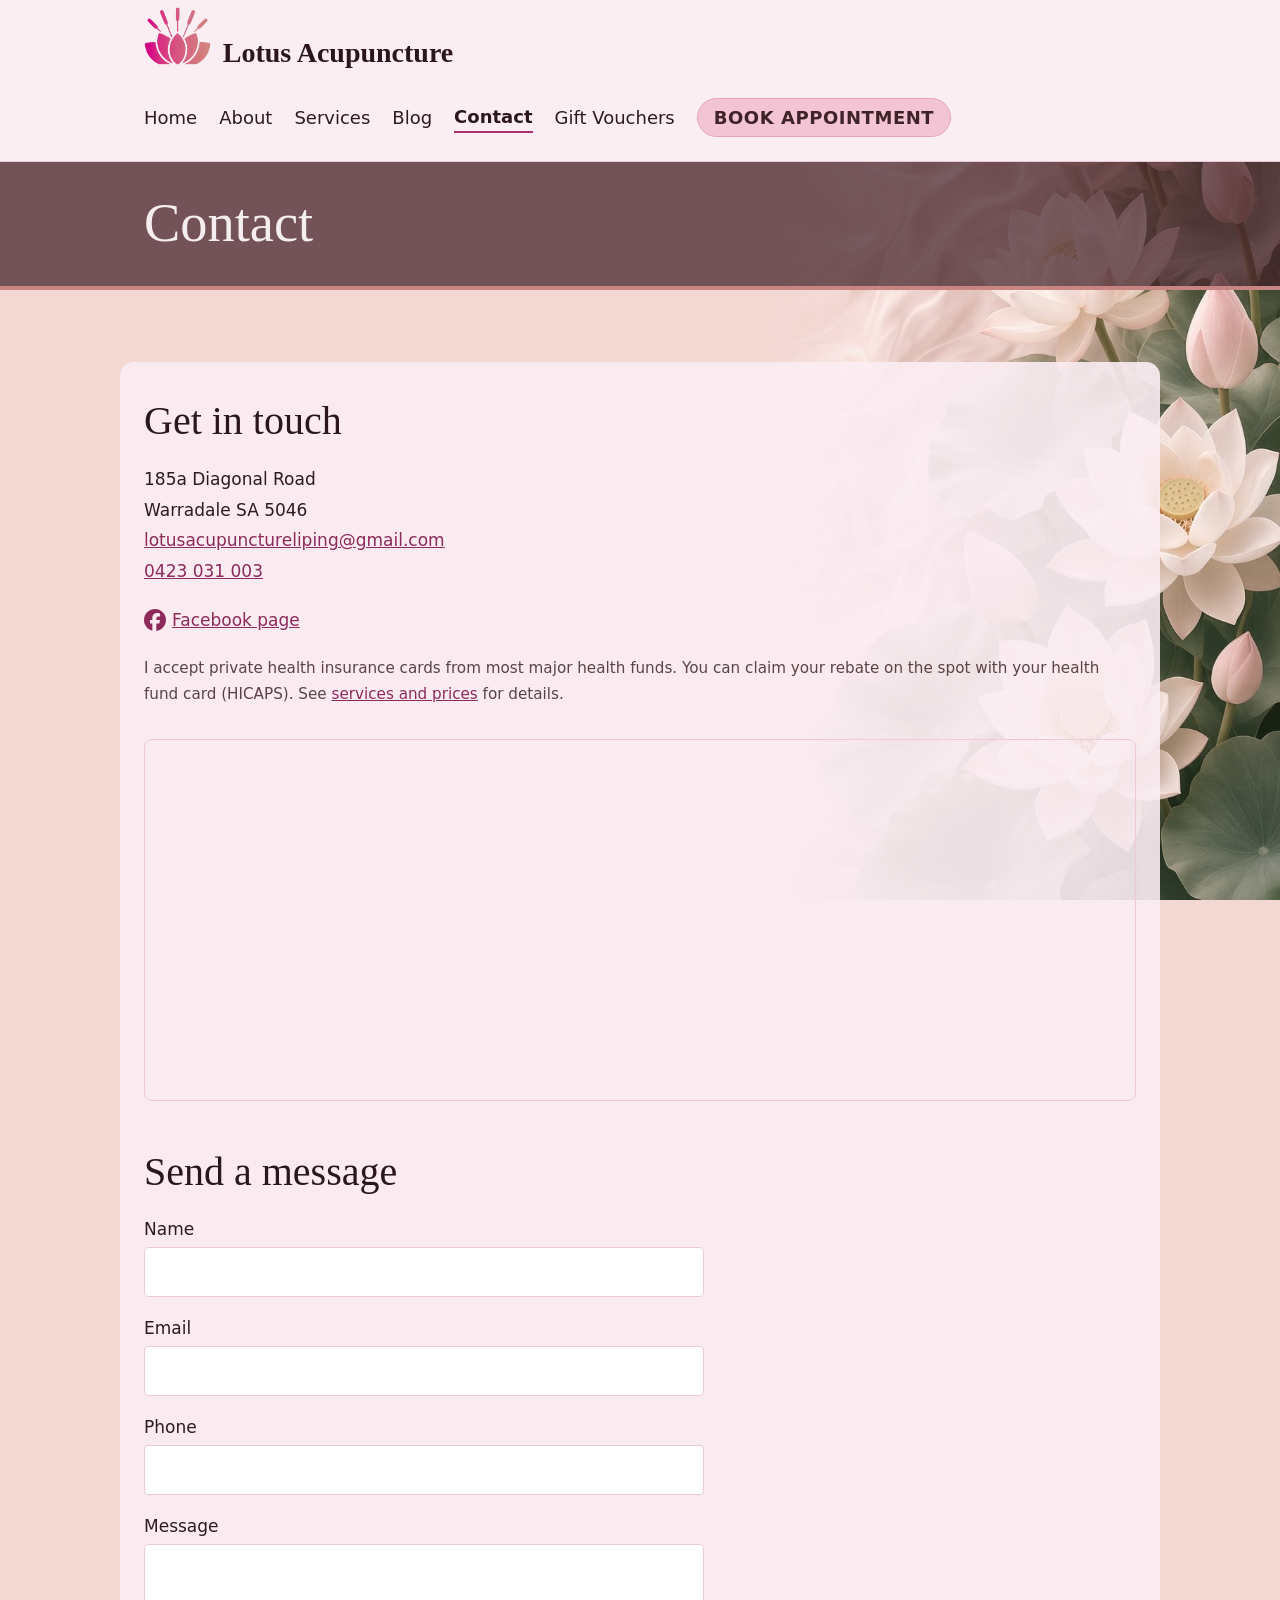
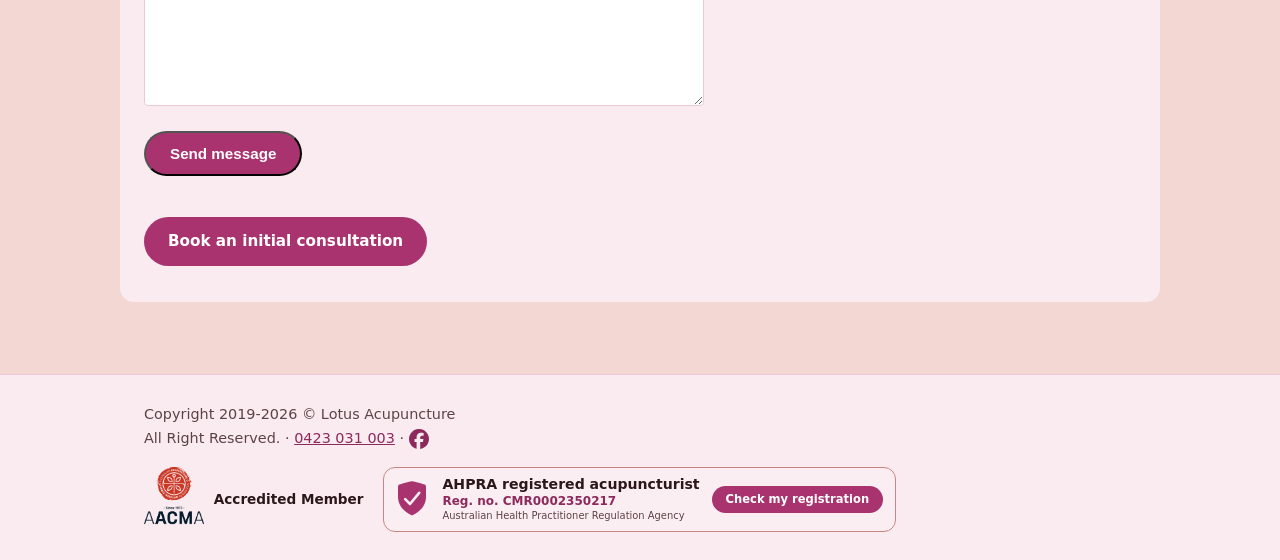
<file: contact.html>
<!DOCTYPE html>
<html lang="en-AU"><head><meta charset="utf-8"><meta name="viewport" content="width=device-width, initial-scale=1">
<title>Contact | Lotus Acupuncture Warradale</title>
<meta name="description" content="Contact Lotus Acupuncture at 185a Diagonal Road, Warradale SA 5046. Phone 0423 031 003 or email to book or ask a question.">
<link rel="canonical" href="https://www.lotusacupuncture.com.au/contact.html">
<meta property="og:type" content="website"><meta property="og:site_name" content="Lotus Acupuncture"><meta property="og:title" content="Contact | Lotus Acupuncture Warradale"><meta property="og:description" content="Contact Lotus Acupuncture at 185a Diagonal Road, Warradale SA 5046. Phone 0423 031 003 or email to book or ask a question."><meta property="og:url" content="https://www.lotusacupuncture.com.au/contact.html"><meta property="og:image" content="https://www.lotusacupuncture.com.au/logo.jpg"><meta property="og:locale" content="en_AU">
<link rel="stylesheet" href="style.css?v=pink31"></head><body>
<header class="top"><div class="wrap"><a class="brand" href="index.html"><img src="header-logo.png" alt="" width="46" height="40" class="brand-mark">Lotus Acupuncture</a><nav aria-label="Main"><a href="index.html">Home</a><a href="about.html">About</a><a href="services.html">Services</a><a href="blog.html">Blog</a><a href="contact.html" aria-current="page">Contact</a><a href="gift-vouchers.html">Gift Vouchers</a><a href="https://lotus-acupuncture-glenelg.au4.cliniko.com/bookings">BOOK APPOINTMENT</a></nav></div></header>
<main><div class="pagehead"><div class="wrap"><h1>Contact</h1></div></div><section><div class="wrap"><h2>Get in touch</h2><address>185a Diagonal Road<br>Warradale SA 5046<br><a href="mailto:lotusacupunctureliping@gmail.com">lotusacupunctureliping@gmail.com</a><br><a href="tel:0423031003">0423 031 003</a></address>
<p><a href="https://www.facebook.com/p/Lotus-Acupuncture-61561961257599/" target="_blank" rel="noopener" aria-label="Facebook" style="display:inline-flex;align-items:center"><svg xmlns="http://www.w3.org/2000/svg" width="22" height="22" viewBox="0 0 24 24" fill="currentColor" style="margin-right:6px"><path d="M9.101 23.691v-7.98H6.627v-3.667h2.474v-1.58c0-4.085 1.848-5.978 5.858-5.978.401 0 .955.042 1.468.103a9 9 0 0 1 1.141.195v3.325a9 9 0 0 0-.653-.036 27 27 0 0 0-.733-.009c-.707 0-1.259.096-1.675.309a1.7 1.7 0 0 0-.679.622c-.258.42-.374.995-.374 1.752v1.297h3.919l-.386 2.103-.287 1.564h-3.246v8.245C19.396 23.238 24 18.179 24 12.044c0-6.627-5.373-12-12-12s-12 5.373-12 12c0 5.628 3.874 10.35 9.101 11.647"/></svg> Facebook page</a></p>

<p class="desc">I accept private health insurance cards from most major health funds. You can claim your rebate on the spot with your health fund card (HICAPS). See <a href="services.html">services and prices</a> for details.</p>

<div style="margin:32px 0;border-radius:8px;overflow:hidden;border:1px solid var(--line)">
<iframe src="https://maps.google.com/maps?q=185a%20Diagonal%20Road,%20Warradale%20SA%205046&t=&z=16&ie=UTF8&iwloc=&output=embed" width="100%" height="360" style="border:0;display:block" allowfullscreen="" loading="lazy" referrerpolicy="no-referrer-when-downgrade" title="Lotus Acupuncture location map"></iframe>
</div>

<h2 style="margin-top:48px">Send a message</h2>
<form action="https://formspree.io/f/xzeeqelg" method="POST" style="max-width:560px">
<input type="hidden" name="_subject" value="New message from Lotus Acupuncture website">
<p><label for="name">Name</label><br><input type="text" id="name" autocomplete="name" name="name" required style="width:100%;padding:10px;margin-top:4px;border:1px solid var(--line);border-radius:4px;font:inherit"></p>
<p><label for="email">Email</label><br><input type="email" id="email" autocomplete="email" name="email" required style="width:100%;padding:10px;margin-top:4px;border:1px solid var(--line);border-radius:4px;font:inherit"></p>
<p><label for="phone">Phone</label><br><input type="tel" id="phone" name="phone" autocomplete="tel" inputmode="tel" style="width:100%;padding:10px;margin-top:4px;border:1px solid var(--line);border-radius:4px;font:inherit"></p>
<p><label for="message">Message</label><br><textarea id="message" name="message" rows="5" required style="width:100%;padding:10px;margin-top:4px;border:1px solid var(--line);border-radius:4px;font:inherit"></textarea></p>
<p><button type="submit" class="btn">Send message</button></p>
</form>

<a class="btn" href="https://lotus-acupuncture-glenelg.au4.cliniko.com/bookings" style="margin-top:24px">Book an initial consultation</a></div></section></main>
<footer><div class="wrap footer-bar"><div>Copyright 2019-2026 © Lotus Acupuncture<br>All Right Reserved. &middot; <a href="tel:0423031003">0423 031 003</a> &middot; <a href="https://www.facebook.com/p/Lotus-Acupuncture-61561961257599/" target="_blank" rel="noopener" aria-label="Facebook" style="display:inline-flex;align-items:center;vertical-align:middle"><svg xmlns="http://www.w3.org/2000/svg" width="20" height="20" viewBox="0 0 24 24" fill="currentColor"><path d="M9.101 23.691v-7.98H6.627v-3.667h2.474v-1.58c0-4.085 1.848-5.978 5.858-5.978.401 0 .955.042 1.468.103a9 9 0 0 1 1.141.195v3.325a9 9 0 0 0-.653-.036 27 27 0 0 0-.733-.009c-.707 0-1.259.096-1.675.309a1.7 1.7 0 0 0-.679.622c-.258.42-.374.995-.374 1.752v1.297h3.919l-.386 2.103-.287 1.564h-3.246v8.245C19.396 23.238 24 18.179 24 12.044c0-6.627-5.373-12-12-12s-12 5.373-12 12c0 5.628 3.874 10.35 9.101 11.647"/></svg></a></div><div class="footer-creds"><a class="footer-aacma" href="https://acupuncture.org.au/find-a-practitioner" target="_blank" rel="noopener"><img src="images/aacma-logo.png" alt="Australian Acupuncture and Chinese Medicine Association" width="60" height="64"><span>Accredited Member</span></a><a class="footer-ahpra" href="https://www.ahpra.gov.au/Registration/Registers-of-Practitioners.aspx" target="_blank" rel="noopener"><svg class="footer-ahpra-icon" xmlns="http://www.w3.org/2000/svg" viewBox="0 0 36 40" width="36" height="40" aria-hidden="true" focusable="false"><path fill="#a8336e" d="M18 2.2c.4 0 7.8 1.7 12.6 3.2.8.3 1.4 1 1.4 1.8V18c0 8.2-5.8 14.8-13.5 18.2a1.6 1.6 0 0 1-1 0C9.8 32.8 4 26.2 4 18V7.2c0-.8.6-1.5 1.4-1.8C10.2 3.9 17.6 2.2 18 2.2z"/><path fill="none" stroke="#fbeef3" stroke-width="2.6" stroke-linecap="round" stroke-linejoin="round" d="M11.2 20.2 16 25l9.2-11.2"/></svg><span class="footer-ahpra-copy"><strong class="footer-ahpra-title">AHPRA registered acupuncturist</strong><span class="footer-ahpra-reg">Reg. no. CMR0002350217</span><span class="footer-ahpra-org">Australian Health Practitioner Regulation Agency</span></span><span class="footer-ahpra-btn">Check my registration</span></a></div></div></footer>
</body></html>
</file>
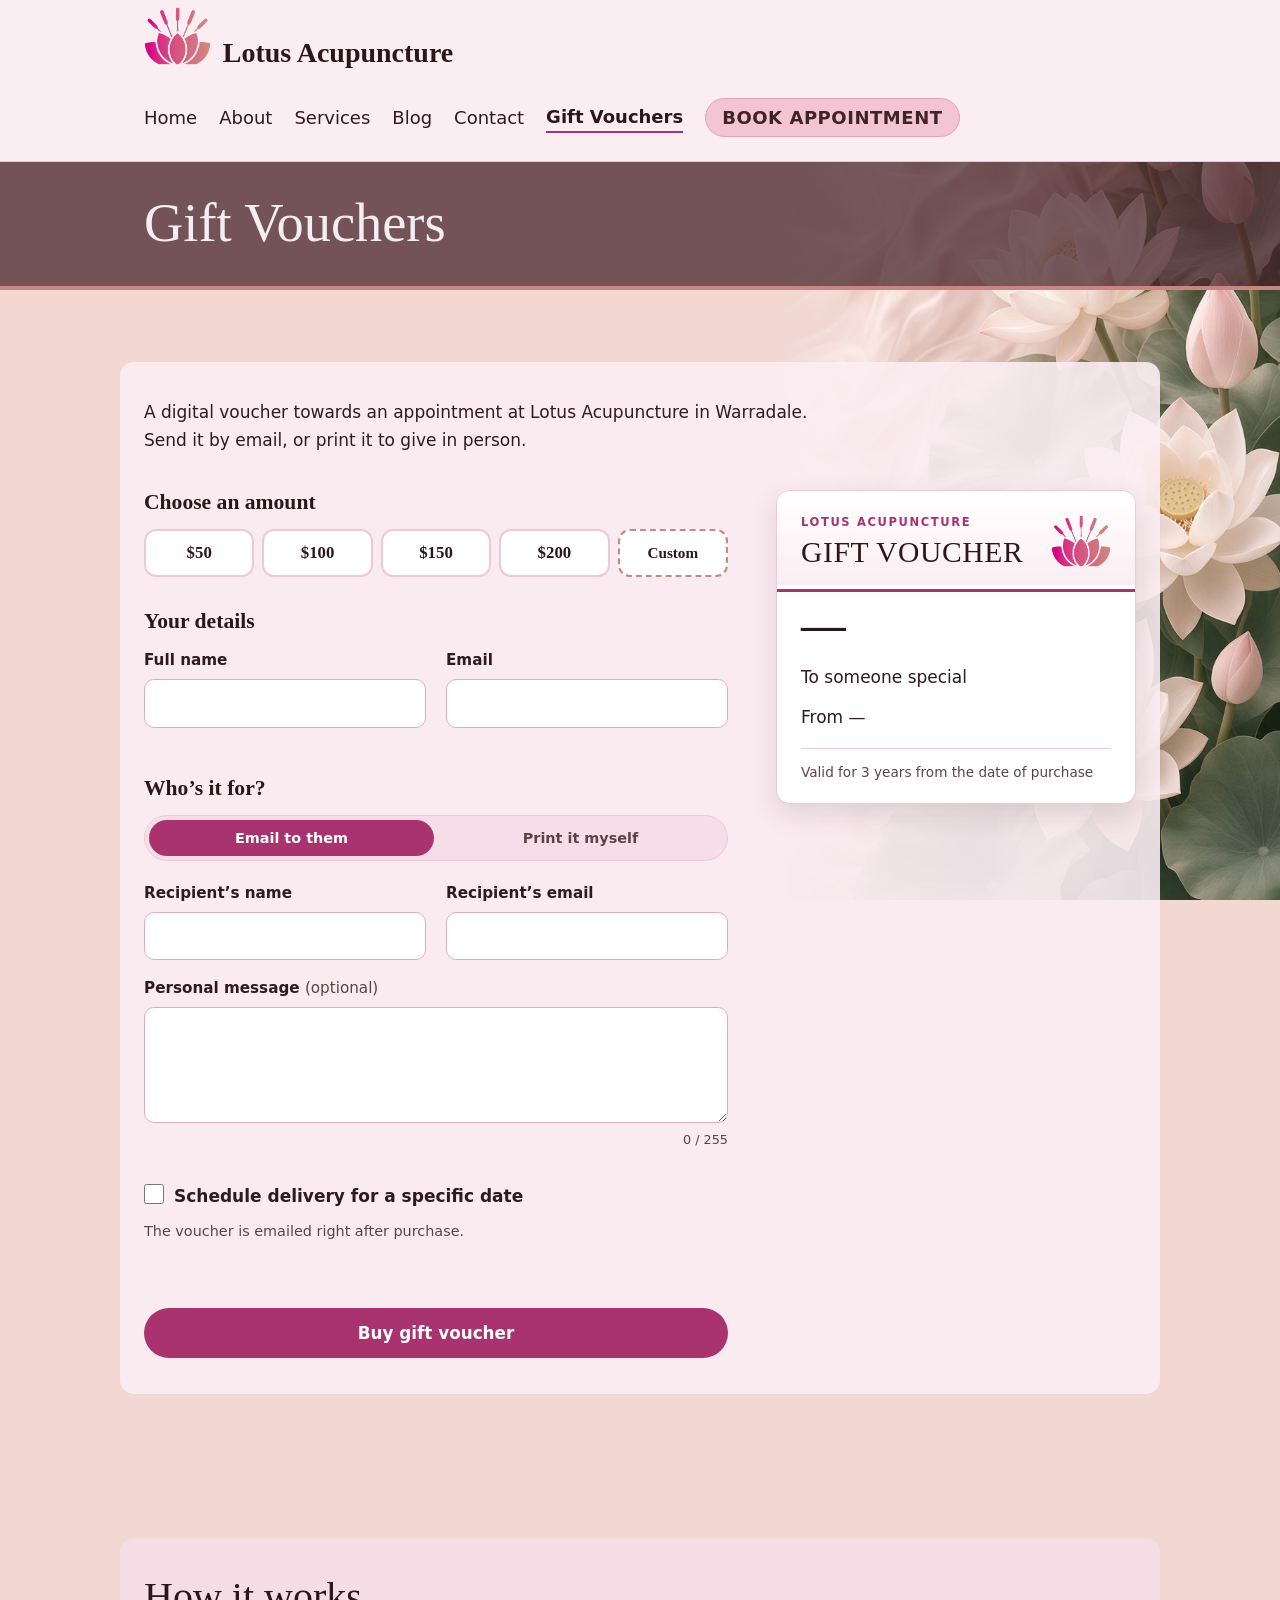
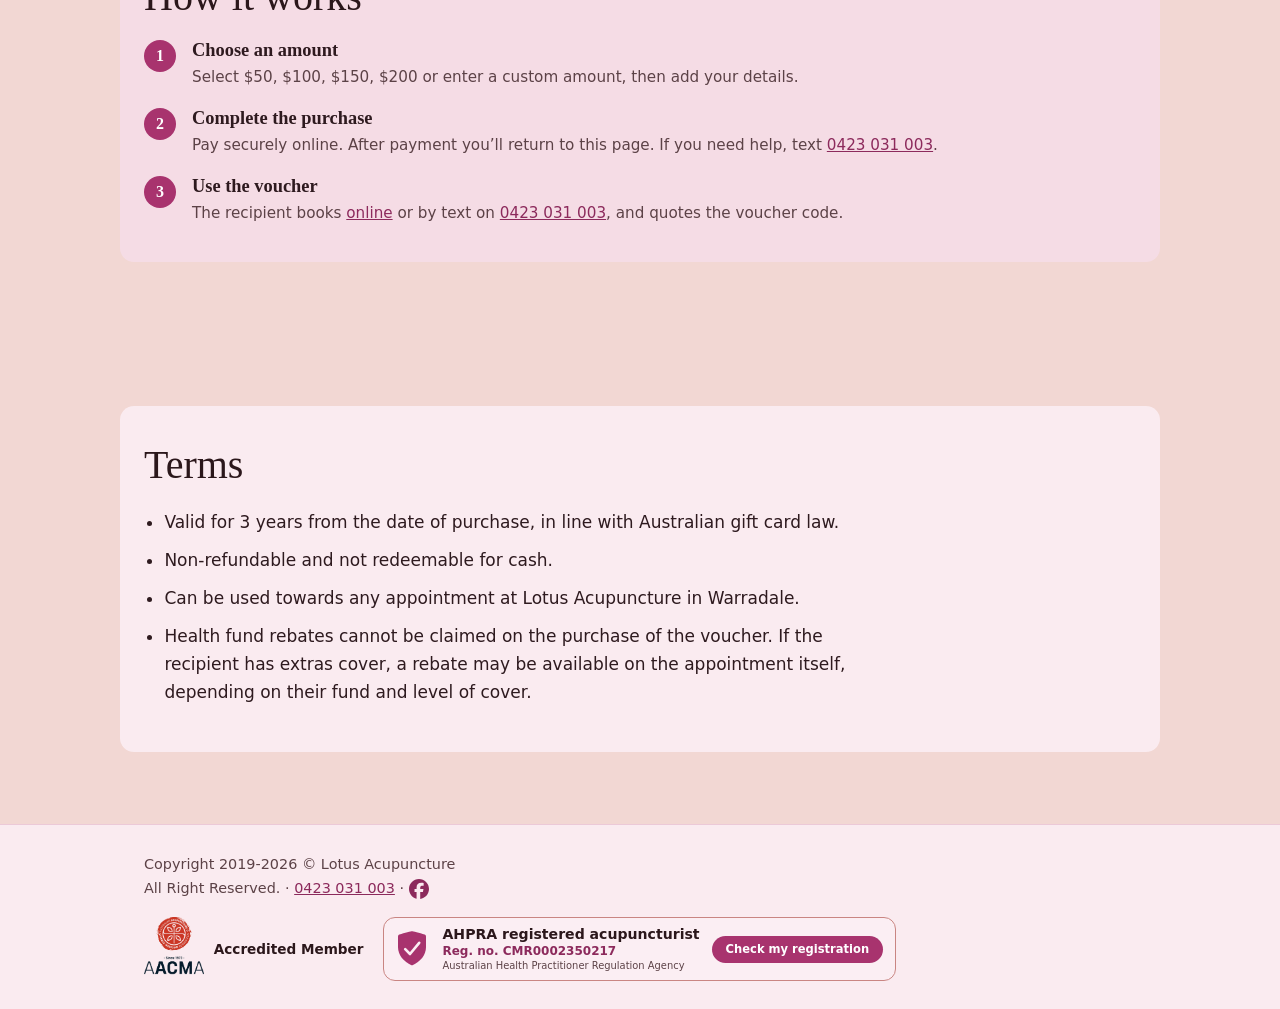
<file: gift-vouchers.html>
<!DOCTYPE html>
<html lang="en-AU"><head><meta charset="utf-8"><meta name="viewport" content="width=device-width, initial-scale=1">
<title>Gift Vouchers | Lotus Acupuncture Warradale</title>
<meta name="description" content="Give a digital gift voucher for an appointment at Lotus Acupuncture, Warradale. Choose $50, $100, $150, $200 or a custom amount.">
<link rel="canonical" href="https://www.lotusacupuncture.com.au/gift-vouchers.html">
<meta property="og:type" content="website"><meta property="og:site_name" content="Lotus Acupuncture"><meta property="og:title" content="Gift Vouchers | Lotus Acupuncture Warradale"><meta property="og:description" content="Give a digital gift voucher for an appointment at Lotus Acupuncture, Warradale. Choose $50, $100, $150, $200 or a custom amount."><meta property="og:url" content="https://www.lotusacupuncture.com.au/gift-vouchers.html"><meta property="og:image" content="https://www.lotusacupuncture.com.au/logo.jpg"><meta property="og:locale" content="en_AU">
<link rel="stylesheet" href="style.css?v=pink31"></head><body>
<header class="top"><div class="wrap"><a class="brand" href="index.html"><img src="header-logo.png" alt="" width="46" height="40" class="brand-mark">Lotus Acupuncture</a><nav aria-label="Main"><a href="index.html">Home</a><a href="about.html">About</a><a href="services.html">Services</a><a href="blog.html">Blog</a><a href="contact.html">Contact</a><a href="gift-vouchers.html" aria-current="page">Gift Vouchers</a><a href="https://lotus-acupuncture-glenelg.au4.cliniko.com/bookings">BOOK APPOINTMENT</a></nav></div></header>
<main>
<div class="pagehead"><div class="wrap"><h1>Gift Vouchers</h1></div></div>
<section>
<div class="wrap">
<p class="lede voucher-sub">A digital voucher towards an appointment at Lotus Acupuncture in Warradale. Send it by email, or print it to give in person.</p>
<form id="voucher-form" class="voucher-layout" novalidate>
<div class="voucher-form-col">
  <div class="voucher-block">
    <h2>Choose an amount</h2>
    <div class="voucher-amounts" role="group" aria-label="Voucher amount">
      <button type="button" class="voucher-amt" data-amount="50" aria-pressed="false">$50</button>
      <button type="button" class="voucher-amt" data-amount="100" aria-pressed="false">$100</button>
      <button type="button" class="voucher-amt" data-amount="150" aria-pressed="false">$150</button>
      <button type="button" class="voucher-amt" data-amount="200" aria-pressed="false">$200</button>
      <button type="button" class="voucher-amt voucher-amt-custom" data-amount="custom" aria-pressed="false">Custom</button>
    </div>
    <div class="voucher-custom-wrap" id="voucher-custom-wrap" hidden>
      <label for="voucher-custom-amount">Custom amount (AUD)</label>
      <div class="voucher-custom-input">
        <span aria-hidden="true">$</span>
        <input type="number" id="voucher-custom-amount" name="customAmount" min="20" max="1000" step="1" inputmode="numeric" placeholder="Enter amount">
      </div>
    </div>
    <p class="voucher-error" id="err-amount" hidden></p>
  </div>

  <div class="voucher-block">
    <h2>Your details</h2>
    <div class="voucher-fields-2">
      <p class="voucher-field">
        <label for="buyer-name">Full name</label>
        <input type="text" id="buyer-name" name="buyerName" autocomplete="name" required>
        <span class="voucher-error" id="err-buyer-name" hidden></span>
      </p>
      <p class="voucher-field">
        <label for="buyer-email">Email</label>
        <input type="email" id="buyer-email" name="buyerEmail" autocomplete="email" required>
        <span class="voucher-error" id="err-buyer-email" hidden></span>
      </p>
    </div>
  </div>

  <div class="voucher-block">
    <h2>Who’s it for?</h2>
    <div class="voucher-toggle" role="group" aria-label="How to deliver the voucher">
      <button type="button" id="mode-email" aria-pressed="true">Email to them</button>
      <button type="button" id="mode-print" aria-pressed="false">Print it myself</button>
    </div>
    <input type="hidden" name="deliveryMode" id="delivery-mode" value="email">

    <div class="voucher-fields-2" style="margin-top:20px">
      <p class="voucher-field">
        <label for="recipient-name">Recipient’s name</label>
        <input type="text" id="recipient-name" name="recipientName" autocomplete="off">
        <span class="voucher-error" id="err-recipient-name" hidden></span>
      </p>
      <p class="voucher-field" id="recipient-email-field">
        <label for="recipient-email">Recipient’s email</label>
        <input type="email" id="recipient-email" name="recipientEmail" autocomplete="off">
        <span class="voucher-error" id="err-recipient-email" hidden></span>
      </p>
    </div>
    <p class="voucher-field">
      <label for="voucher-message">Personal message <span class="voucher-optional">(optional)</span></label>
      <textarea id="voucher-message" name="message" rows="4" maxlength="255"></textarea>
      <span class="voucher-counter" id="message-counter">0 / 255</span>
    </p>
  </div>

  <div class="voucher-block" id="schedule-block">
    <label class="voucher-check">
      <input type="checkbox" id="schedule-toggle" name="scheduleDelivery">
      <span>Schedule delivery for a specific date</span>
    </label>
    <p class="voucher-note" id="schedule-note">The voucher is emailed right after purchase.</p>
    <p class="voucher-field" id="schedule-date-wrap" hidden>
      <label for="schedule-date">Delivery date</label>
      <input type="date" id="schedule-date" name="deliveryDate">
      <span class="voucher-error" id="err-schedule-date" hidden></span>
    </p>
  </div>

  <p class="voucher-note" id="print-note" hidden>You’ll receive a printable copy to give in person.</p>
</div>

<aside class="voucher-preview-col">
  <div class="voucher-preview-card" aria-live="polite">
    <div class="voucher-preview-top">
      <div>
        <p class="voucher-preview-brand">Lotus Acupuncture</p>
        <p class="voucher-preview-title">Gift Voucher</p>
      </div>
      <img class="voucher-preview-logo" src="header-logo.png" alt="" width="46" height="40">
    </div>
    <div class="voucher-preview-wave" aria-hidden="true"></div>
    <p class="voucher-preview-amount" id="preview-amount">—</p>
    <p class="voucher-preview-to">To <span id="preview-to">someone special</span></p>
    <p class="voucher-preview-msg" id="preview-msg" hidden></p>
    <p class="voucher-preview-from">From <span id="preview-from">—</span></p>
    <p class="voucher-preview-valid">Valid for 3 years from the date of purchase</p>
  </div>
</aside>

<div class="voucher-buy-col">
  <p class="voucher-error" id="err-form" hidden></p>
  <button type="submit" class="btn voucher-buy" id="voucher-buy">Buy gift voucher</button>
  <div class="voucher-notice" id="voucher-notice" hidden></div>
</div>
</form>
</div>
</section>
<section class="focus">
<div class="wrap">
<h2>How it works</h2>
<ol class="voucher-steps">
<li><span class="voucher-step-num" aria-hidden="true">1</span><div><h3>Choose an amount</h3><p class="desc">Select $50, $100, $150, $200 or enter a custom amount, then add your details.</p></div></li>
<li><span class="voucher-step-num" aria-hidden="true">2</span><div><h3>Complete the purchase</h3><p class="desc">Pay securely online. After payment you’ll return to this page. If you need help, text <a href="sms:0423031003">0423 031 003</a>.</p></div></li>
<li><span class="voucher-step-num" aria-hidden="true">3</span><div><h3>Use the voucher</h3><p class="desc">The recipient books <a href="https://lotus-acupuncture-glenelg.au4.cliniko.com/bookings">online</a> or by text on <a href="sms:0423031003">0423 031 003</a>, and quotes the voucher code.</p></div></li>
</ol>
</div>
</section>
<section>
<div class="wrap">
<h2>Terms</h2>
<ul class="voucher-terms">
<li>Valid for 3 years from the date of purchase, in line with Australian gift card law.</li>
<li>Non-refundable and not redeemable for cash.</li>
<li>Can be used towards any appointment at Lotus Acupuncture in Warradale.</li>
<li>Health fund rebates cannot be claimed on the purchase of the voucher. If the recipient has extras cover, a rebate may be available on the appointment itself, depending on their fund and level of cover.</li>
</ul>
</div>
</section>
</main>
<footer><div class="wrap footer-bar"><div>Copyright 2019-2026 © Lotus Acupuncture<br>All Right Reserved. &middot; <a href="tel:0423031003">0423 031 003</a> &middot; <a href="https://www.facebook.com/p/Lotus-Acupuncture-61561961257599/" target="_blank" rel="noopener" aria-label="Facebook" style="display:inline-flex;align-items:center;vertical-align:middle"><svg xmlns="http://www.w3.org/2000/svg" width="20" height="20" viewBox="0 0 24 24" fill="currentColor"><path d="M9.101 23.691v-7.98H6.627v-3.667h2.474v-1.58c0-4.085 1.848-5.978 5.858-5.978.401 0 .955.042 1.468.103a9 9 0 0 1 1.141.195v3.325a9 9 0 0 0-.653-.036 27 27 0 0 0-.733-.009c-.707 0-1.259.096-1.675.309a1.7 1.7 0 0 0-.679.622c-.258.42-.374.995-.374 1.752v1.297h3.919l-.386 2.103-.287 1.564h-3.246v8.245C19.396 23.238 24 18.179 24 12.044c0-6.627-5.373-12-12-12s-12 5.373-12 12c0 5.628 3.874 10.35 9.101 11.647"/></svg></a></div><div class="footer-creds"><a class="footer-aacma" href="https://acupuncture.org.au/find-a-practitioner" target="_blank" rel="noopener"><img src="images/aacma-logo.png" alt="Australian Acupuncture and Chinese Medicine Association" width="60" height="64"><span>Accredited Member</span></a><a class="footer-ahpra" href="https://www.ahpra.gov.au/Registration/Registers-of-Practitioners.aspx" target="_blank" rel="noopener"><svg class="footer-ahpra-icon" xmlns="http://www.w3.org/2000/svg" viewBox="0 0 36 40" width="36" height="40" aria-hidden="true" focusable="false"><path fill="#a8336e" d="M18 2.2c.4 0 7.8 1.7 12.6 3.2.8.3 1.4 1 1.4 1.8V18c0 8.2-5.8 14.8-13.5 18.2a1.6 1.6 0 0 1-1 0C9.8 32.8 4 26.2 4 18V7.2c0-.8.6-1.5 1.4-1.8C10.2 3.9 17.6 2.2 18 2.2z"/><path fill="none" stroke="#fbeef3" stroke-width="2.6" stroke-linecap="round" stroke-linejoin="round" d="M11.2 20.2 16 25l9.2-11.2"/></svg><span class="footer-ahpra-copy"><strong class="footer-ahpra-title">AHPRA registered acupuncturist</strong><span class="footer-ahpra-reg">Reg. no. CMR0002350217</span><span class="footer-ahpra-org">Australian Health Practitioner Regulation Agency</span></span><span class="footer-ahpra-btn">Check my registration</span></a></div></div></footer>
<script src="gift-vouchers.js?v=pink31" defer></script>
</body></html>
</file>
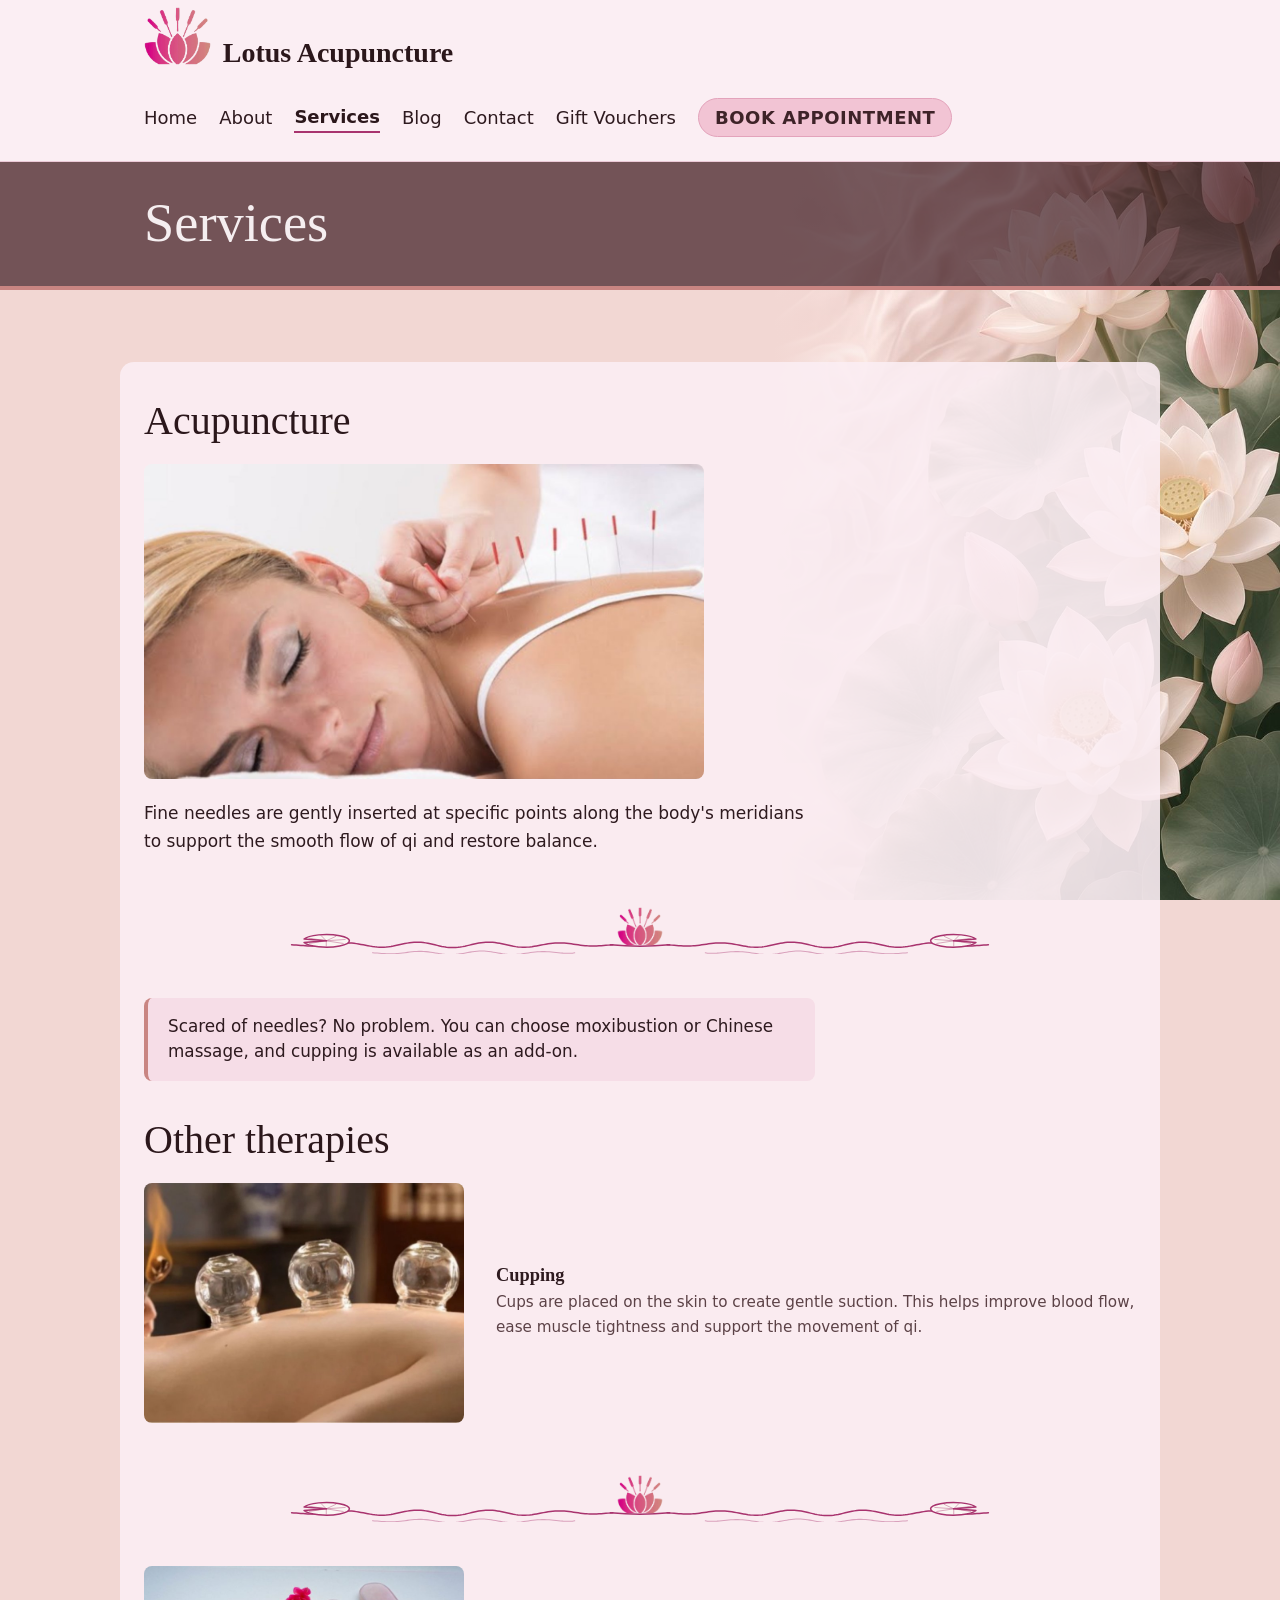
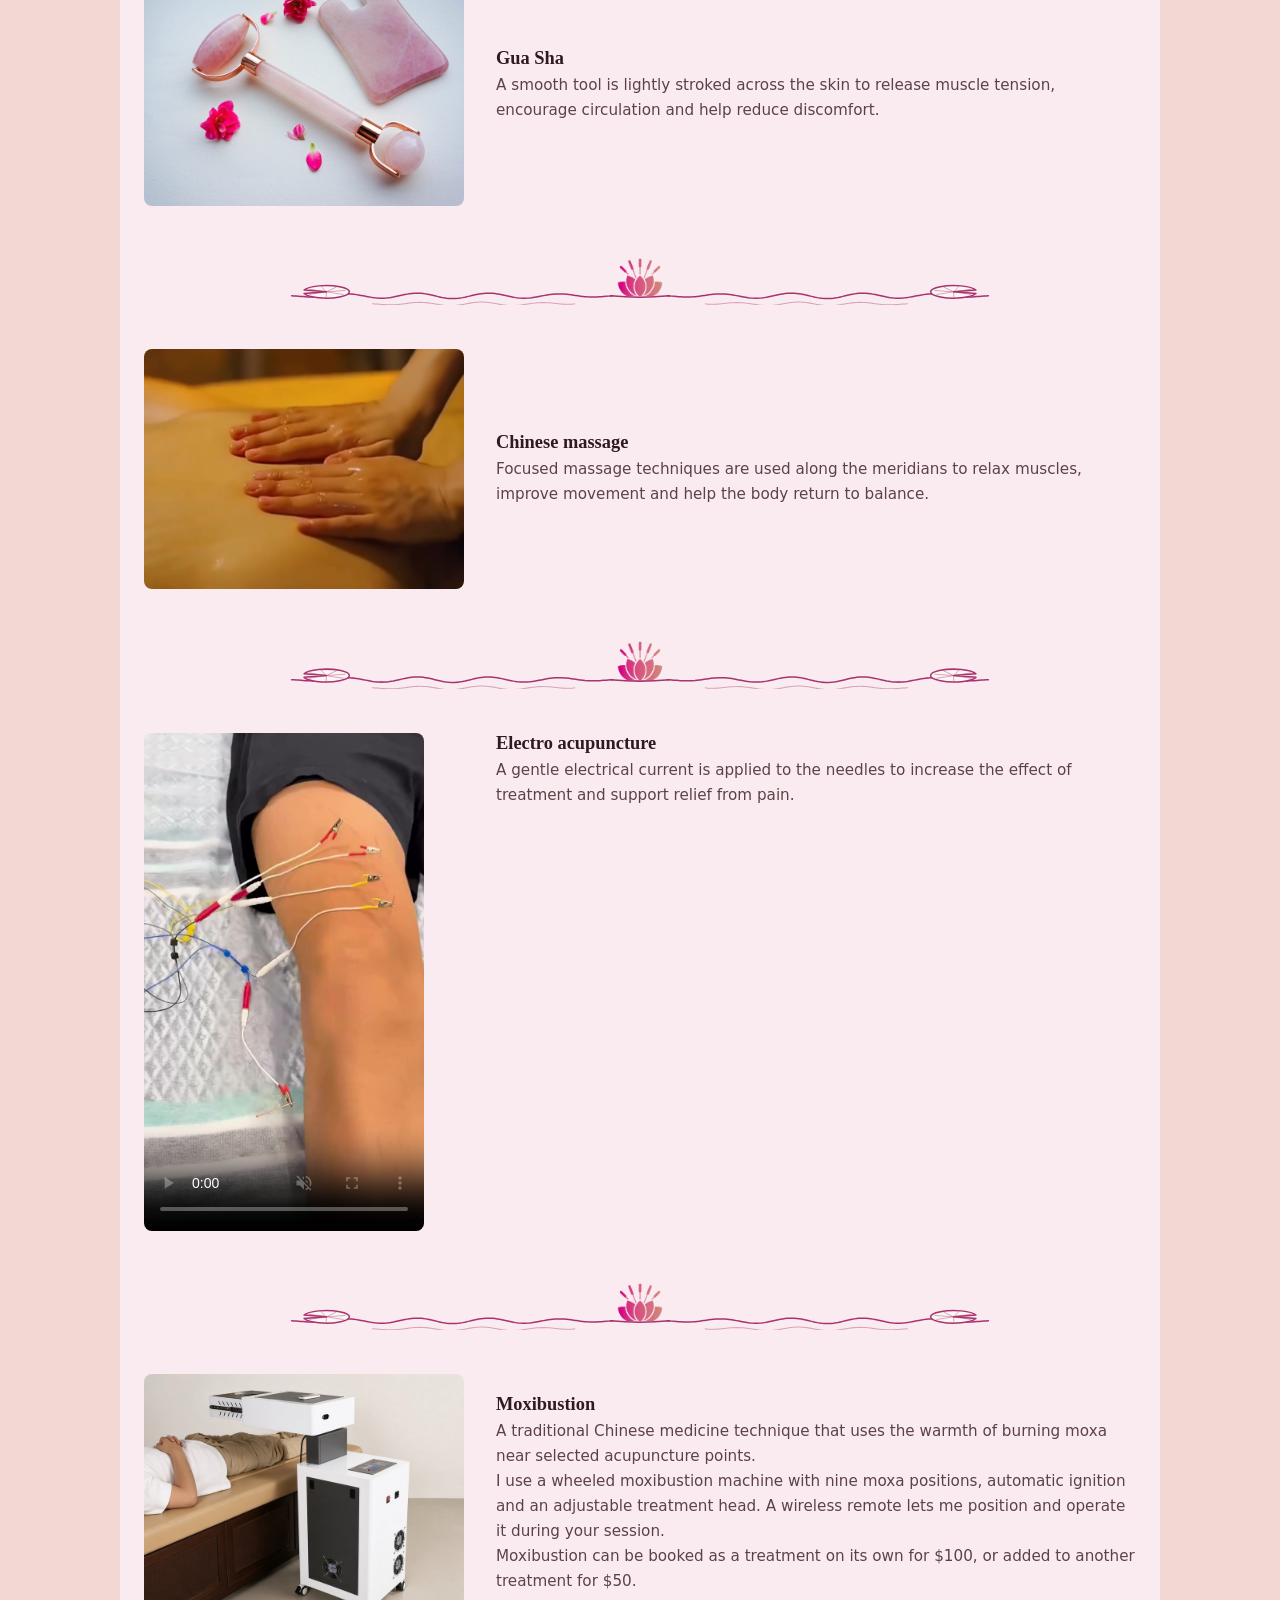
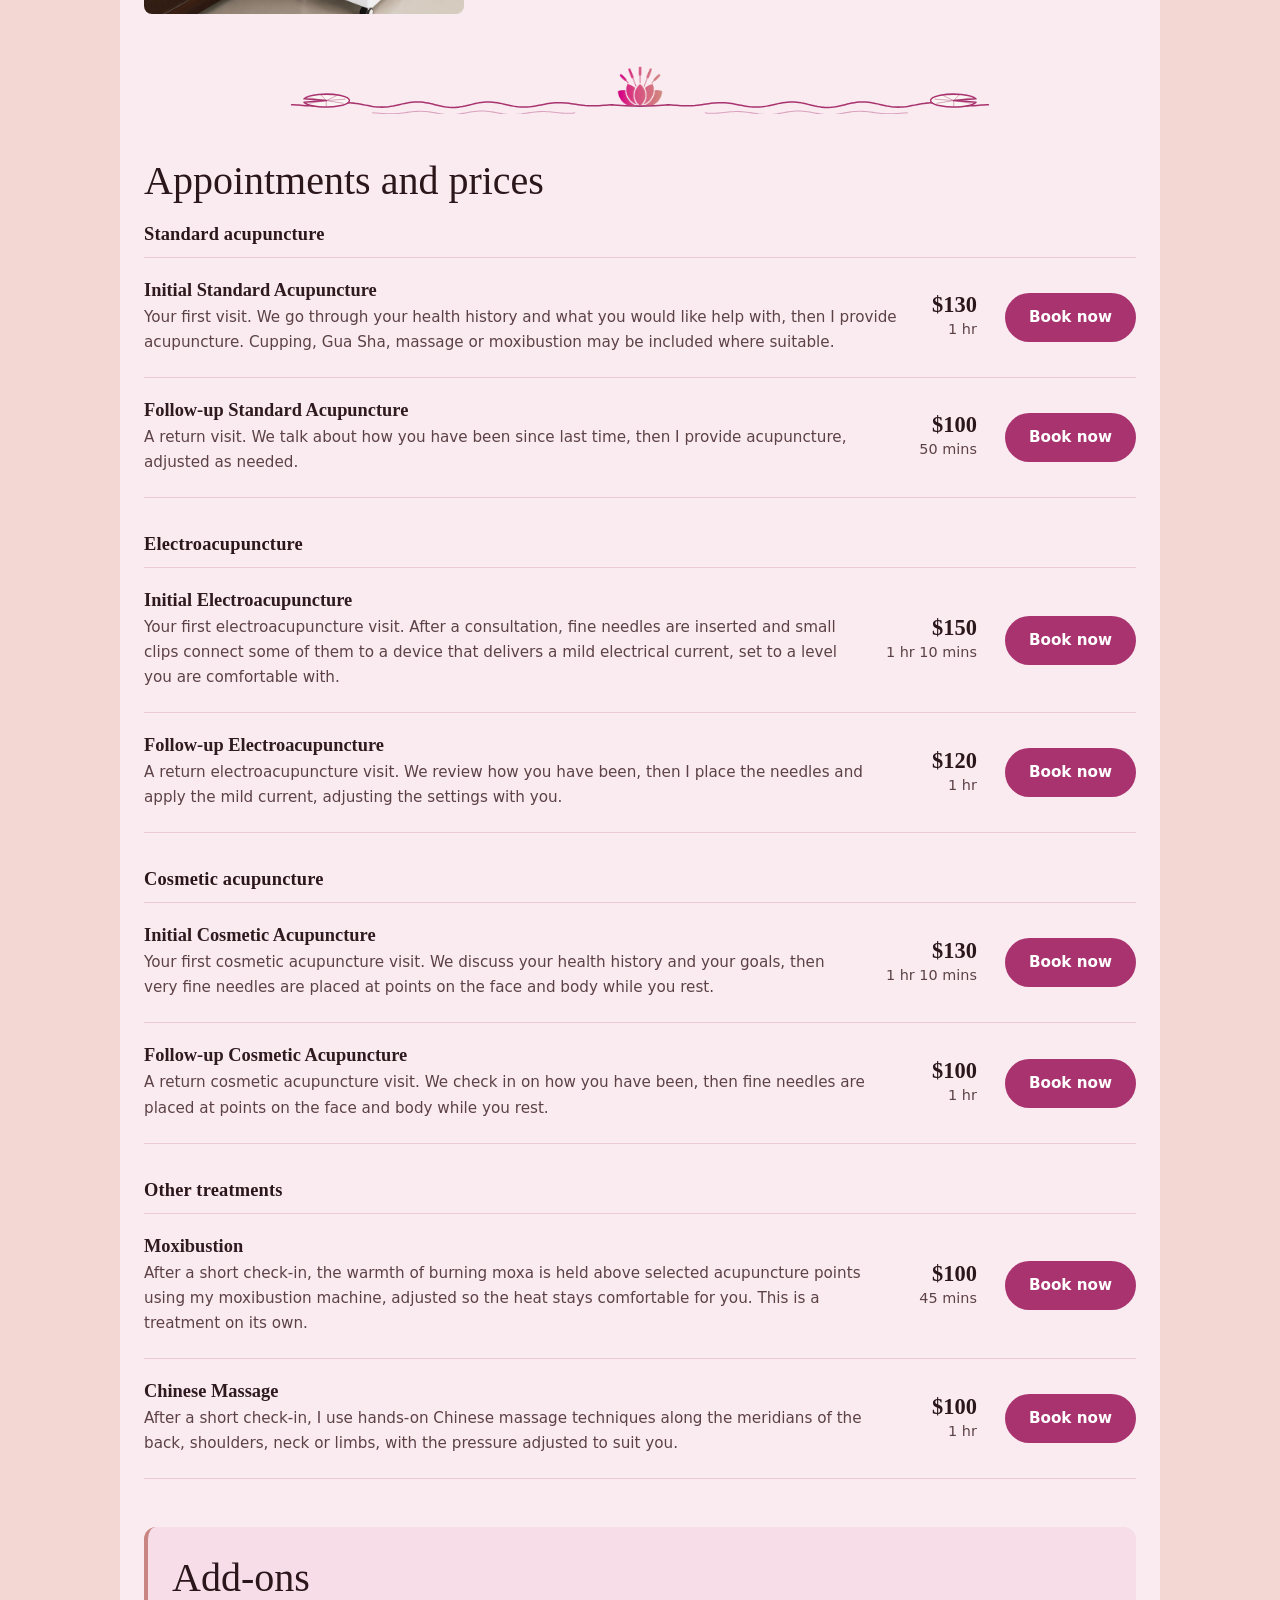
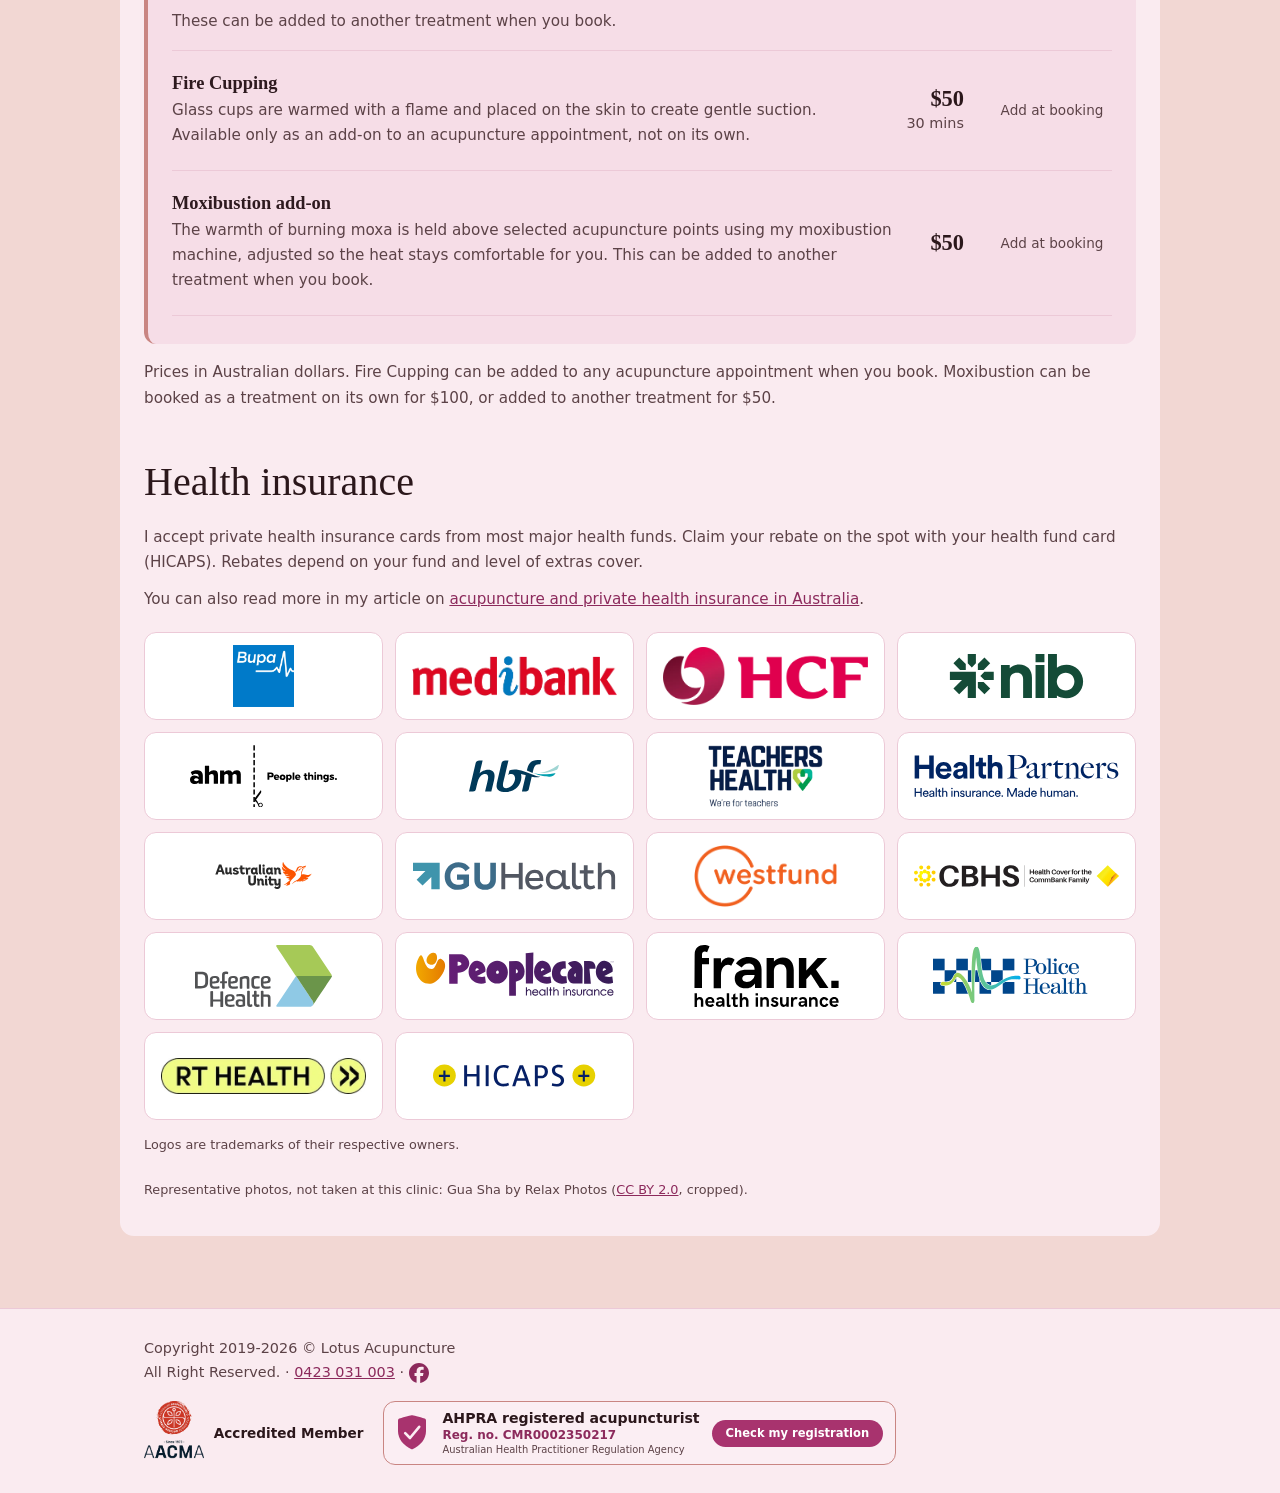
<file: services.html>
<!DOCTYPE html>
<html lang="en-AU"><head><meta charset="utf-8"><meta name="viewport" content="width=device-width, initial-scale=1">
<title>Services &amp; Prices | Lotus Acupuncture Warradale</title>
<meta name="description" content="Acupuncture, cupping, Gua Sha, Chinese massage and electro acupuncture in Warradale SA. Initial appointments $130, follow-ups $100. Book online.">
<link rel="canonical" href="https://www.lotusacupuncture.com.au/services.html">
<meta property="og:type" content="website"><meta property="og:site_name" content="Lotus Acupuncture"><meta property="og:title" content="Services &amp; Prices | Lotus Acupuncture Warradale"><meta property="og:description" content="Acupuncture, cupping, Gua Sha, Chinese massage and electro acupuncture in Warradale SA. Initial appointments $130, follow-ups $100. Book online."><meta property="og:url" content="https://www.lotusacupuncture.com.au/services.html"><meta property="og:image" content="https://www.lotusacupuncture.com.au/logo.jpg"><meta property="og:locale" content="en_AU">
<link rel="stylesheet" href="style.css?v=pink31"></head><body>
<header class="top"><div class="wrap"><a class="brand" href="index.html"><img src="header-logo.png" alt="" width="46" height="40" class="brand-mark">Lotus Acupuncture</a><nav aria-label="Main"><a href="index.html">Home</a><a href="about.html">About</a><a href="services.html" aria-current="page">Services</a><a href="blog.html">Blog</a><a href="contact.html">Contact</a><a href="gift-vouchers.html">Gift Vouchers</a><a href="https://lotus-acupuncture-glenelg.au4.cliniko.com/bookings">BOOK APPOINTMENT</a></nav></div></header>
<main><div class="pagehead"><div class="wrap"><h1>Services</h1></div></div><section><div class="wrap"><h2>Acupuncture</h2>
<img class="svc-img svc-img-lead" src="images/services/acupuncture.jpg" alt="Woman relaxing face down as a practitioner inserts fine acupuncture needles along her upper back" width="1200" height="674" loading="lazy" decoding="async">
<p class="lede">Fine needles are gently inserted at specific points along the body's meridians to support the smooth flow of qi and restore balance.</p>
<div class="svc-divider" aria-hidden="true"><img src="images/divider-waves.svg" alt="" width="623" height="48"></div>
<aside class="svc-callout"><p>Scared of needles? No problem. You can choose moxibustion or Chinese massage, and cupping is available as an add-on.</p></aside>
<h2>Other therapies</h2>
<div class="therapies">
<div class="therapy"><img class="svc-img" src="images/services/cupping.jpg" alt="Glass cups resting along a patient's back while a flame warms the next cup during fire cupping" width="800" height="600" loading="lazy" decoding="async"><div><h3>Cupping</h3><p class="desc">Cups are placed on the skin to create gentle suction. This helps improve blood flow, ease muscle tightness and support the movement of qi.</p></div></div>
<div class="svc-divider" aria-hidden="true"><img src="images/divider-waves.svg" alt="" width="623" height="48"></div>
<div class="therapy"><img class="svc-img" src="images/services/gua-sha.jpg" alt="Rose quartz Gua Sha stone and facial roller" width="800" height="600" loading="lazy" decoding="async"><div><h3>Gua Sha</h3><p class="desc">A smooth tool is lightly stroked across the skin to release muscle tension, encourage circulation and help reduce discomfort.</p></div></div>
<div class="svc-divider" aria-hidden="true"><img src="images/divider-waves.svg" alt="" width="623" height="48"></div>
<div class="therapy"><img class="svc-img" src="images/services/chinese-massage.jpg" alt="Two hands massaging along a patient's oiled back in a warmly lit treatment room" width="800" height="600" loading="lazy" decoding="async"><div><h3>Chinese massage</h3><p class="desc">Focused massage techniques are used along the meridians to relax muscles, improve movement and help the body return to balance.</p></div></div>
<div class="svc-divider" aria-hidden="true"><img src="images/divider-waves.svg" alt="" width="623" height="48"></div>
<div class="therapy" id="electro-acupuncture"><video class="svc-video" controls muted playsinline loop preload="metadata" poster="images/services/electro-acupuncture-poster.jpg?v=2" width="720" height="1280" aria-label="Electro acupuncture treatment on a patient's leg, with clips attached to needles"><source src="images/services/electro-acupuncture.mp4?v=2" type="video/mp4"></video><div><h3>Electro acupuncture</h3><p class="desc">A gentle electrical current is applied to the needles to increase the effect of treatment and support relief from pain.</p></div></div>
<div class="svc-divider" aria-hidden="true"><img src="images/divider-waves.svg" alt="" width="623" height="48"></div>
<div class="therapy" id="moxibustion"><img class="svc-img" src="images/services/moxibustion.jpg" alt="White moxibustion machine on wheels with its treatment head positioned over a person lying on a treatment table" width="800" height="600" loading="lazy" decoding="async"><div><h3>Moxibustion</h3><p class="desc">A traditional Chinese medicine technique that uses the warmth of burning moxa near selected acupuncture points.</p><p class="desc">I use a wheeled moxibustion machine with nine moxa positions, automatic ignition and an adjustable treatment head. A wireless remote lets me position and operate it during your session.</p><p class="desc">Moxibustion can be booked as a treatment on its own for $100, or added to another treatment for $50.</p></div></div>
</div>

<div class="svc-divider" aria-hidden="true"><img src="images/divider-waves.svg" alt="" width="623" height="48"></div>
<h2>Appointments and prices</h2>
<div class="price-groups">
<h3 class="price-group">Standard acupuncture</h3>
<ul class="services-list">
<li>
<div>
<h3>Initial Standard Acupuncture</h3>
<p class="desc">Your first visit. We go through your health history and what you would like help with, then I provide acupuncture. Cupping, Gua Sha, massage or moxibustion may be included where suitable.</p>
</div>
<div class="meta"><span class="price">$130</span>1 hr</div>
<a class="btn" href="https://lotus-acupuncture-glenelg.au4.cliniko.com/bookings">Book now</a>
</li>
<li>
<div>
<h3>Follow-up Standard Acupuncture</h3>
<p class="desc">A return visit. We talk about how you have been since last time, then I provide acupuncture, adjusted as needed.</p>
</div>
<div class="meta"><span class="price">$100</span>50 mins</div>
<a class="btn" href="https://lotus-acupuncture-glenelg.au4.cliniko.com/bookings">Book now</a>
</li>
</ul>
<h3 class="price-group">Electroacupuncture</h3>
<ul class="services-list">
<li>
<div>
<h3>Initial Electroacupuncture</h3>
<p class="desc">Your first electroacupuncture visit. After a consultation, fine needles are inserted and small clips connect some of them to a device that delivers a mild electrical current, set to a level you are comfortable with.</p>
</div>
<div class="meta"><span class="price">$150</span>1 hr 10 mins</div>
<a class="btn" href="https://lotus-acupuncture-glenelg.au4.cliniko.com/bookings">Book now</a>
</li>
<li>
<div>
<h3>Follow-up Electroacupuncture</h3>
<p class="desc">A return electroacupuncture visit. We review how you have been, then I place the needles and apply the mild current, adjusting the settings with you.</p>
</div>
<div class="meta"><span class="price">$120</span>1 hr</div>
<a class="btn" href="https://lotus-acupuncture-glenelg.au4.cliniko.com/bookings">Book now</a>
</li>
</ul>
<h3 class="price-group">Cosmetic acupuncture</h3>
<ul class="services-list">
<li>
<div>
<h3>Initial Cosmetic Acupuncture</h3>
<p class="desc">Your first cosmetic acupuncture visit. We discuss your health history and your goals, then very fine needles are placed at points on the face and body while you rest.</p>
</div>
<div class="meta"><span class="price">$130</span>1 hr 10 mins</div>
<a class="btn" href="https://lotus-acupuncture-glenelg.au4.cliniko.com/bookings">Book now</a>
</li>
<li>
<div>
<h3>Follow-up Cosmetic Acupuncture</h3>
<p class="desc">A return cosmetic acupuncture visit. We check in on how you have been, then fine needles are placed at points on the face and body while you rest.</p>
</div>
<div class="meta"><span class="price">$100</span>1 hr</div>
<a class="btn" href="https://lotus-acupuncture-glenelg.au4.cliniko.com/bookings">Book now</a>
</li>
</ul>
<h3 class="price-group">Other treatments</h3>
<ul class="services-list">
<li>
<div>
<h3>Moxibustion</h3>
<p class="desc">After a short check-in, the warmth of burning moxa is held above selected acupuncture points using my moxibustion machine, adjusted so the heat stays comfortable for you. This is a treatment on its own.</p>
</div>
<div class="meta"><span class="price">$100</span>45 mins</div>
<a class="btn" href="https://lotus-acupuncture-glenelg.au4.cliniko.com/bookings">Book now</a>
</li>
<li>
<div>
<h3>Chinese Massage</h3>
<p class="desc">After a short check-in, I use hands-on Chinese massage techniques along the meridians of the back, shoulders, neck or limbs, with the pressure adjusted to suit you.</p>
</div>
<div class="meta"><span class="price">$100</span>1 hr</div>
<a class="btn" href="https://lotus-acupuncture-glenelg.au4.cliniko.com/bookings">Book now</a>
</li>
</ul>
</div>

<div class="addon-section">
<h2>Add-ons</h2>
<p class="desc">These can be added to another treatment when you book.</p>
<ul class="services-list">
<li>
<div>
<h3>Fire Cupping</h3>
<p class="desc">Glass cups are warmed with a flame and placed on the skin to create gentle suction. Available only as an add-on to an acupuncture appointment, not on its own.</p>
</div>
<div class="meta"><span class="price">$50</span>30 mins</div>
<span class="addon-note">Add at booking</span>
</li>
<li>
<div>
<h3>Moxibustion add-on</h3>
<p class="desc">The warmth of burning moxa is held above selected acupuncture points using my moxibustion machine, adjusted so the heat stays comfortable for you. This can be added to another treatment when you book.</p>
</div>
<div class="meta"><span class="price">$50</span></div>
<span class="addon-note">Add at booking</span>
</li>
</ul>
</div>
<p class="desc price-note">Prices in Australian dollars. Fire Cupping can be added to any acupuncture appointment when you book. Moxibustion can be booked as a treatment on its own for $100, or added to another treatment for $50.</p>
<div class="insurance">
<h2>Health insurance</h2>
<p class="desc">I accept private health insurance cards from most major health funds. Claim your rebate on the spot with your health fund card (HICAPS). Rebates depend on your fund and level of extras cover.</p>
<p class="desc" style="margin-top:12px">You can also read more in my article on <a href="blog/acupuncture-private-health-insurance-australia.html">acupuncture and private health insurance in Australia</a>.</p>
<ul class="fund-logos" aria-label="Health funds and claiming">
<li><img src="images/health-funds/bupa.webp" alt="Bupa" width="798" height="799" loading="lazy" decoding="async"></li>
<li><img src="images/health-funds/medibank.webp" alt="Medibank" width="457" height="89" loading="lazy" decoding="async"></li>
<li><img src="images/health-funds/hcf.webp" alt="HCF" width="508" height="145" loading="lazy" decoding="async"></li>
<li><img src="images/health-funds/nib.svg" alt="nib" width="2078" height="850" loading="lazy" decoding="async"></li>
<li><img src="images/health-funds/ahm.svg" alt="ahm" width="164" height="69" loading="lazy" decoding="async"></li>
<li><img src="images/health-funds/hbf.svg" alt="HBF" width="91" height="32" loading="lazy" decoding="async"></li>
<li><img src="images/health-funds/teachers-health.webp" alt="Teachers Health" width="680" height="368" loading="lazy" decoding="async"></li>
<li><img src="images/health-funds/health-partners.svg" alt="Health Partners" width="388" height="81" loading="lazy" decoding="async"></li>
<li><img src="images/health-funds/australian-unity.svg" alt="Australian Unity" width="97" height="27" loading="lazy" decoding="async"></li>
<li><img src="images/health-funds/gu-health.svg" alt="GU Health" width="173" height="24" loading="lazy" decoding="async"></li>
<li><img src="images/health-funds/westfund.webp" alt="Westfund" width="622" height="268" loading="lazy" decoding="async"></li>
<li><img src="images/health-funds/cbhs.svg" alt="CBHS" width="481" height="53" loading="lazy" decoding="async"></li>
<li><img src="images/health-funds/defence-health.svg" alt="Defence Health" width="228" height="103" loading="lazy" decoding="async"></li>
<li><img src="images/health-funds/peoplecare.svg" alt="Peoplecare" width="1006" height="241" loading="lazy" decoding="async"></li>
<li><img src="images/health-funds/frank.svg" alt="Frank" width="140" height="57" loading="lazy" decoding="async"></li>
<li><img src="images/health-funds/police-health.svg" alt="Police Health" width="224" height="83" loading="lazy" decoding="async"></li>
<li><img src="images/health-funds/rt-health.webp" alt="RT Health" width="500" height="86" loading="lazy" decoding="async"></li>
<li><img src="images/health-funds/hicaps.svg" alt="HICAPS" width="163" height="23" loading="lazy" decoding="async"></li>
</ul>
<p class="desc fund-trademark">Logos are trademarks of their respective owners.</p>

</div>
<p class="desc photo-credits">Representative photos, not taken at this clinic: Gua Sha by Relax Photos (<a href="https://www.flickr.com/photos/194961536@N05/52303042421">CC BY 2.0</a>, cropped).</p></div></section></main>
<footer><div class="wrap footer-bar"><div>Copyright 2019-2026 © Lotus Acupuncture<br>All Right Reserved. &middot; <a href="tel:0423031003">0423 031 003</a> &middot; <a href="https://www.facebook.com/p/Lotus-Acupuncture-61561961257599/" target="_blank" rel="noopener" aria-label="Facebook" style="display:inline-flex;align-items:center;vertical-align:middle"><svg xmlns="http://www.w3.org/2000/svg" width="20" height="20" viewBox="0 0 24 24" fill="currentColor"><path d="M9.101 23.691v-7.98H6.627v-3.667h2.474v-1.58c0-4.085 1.848-5.978 5.858-5.978.401 0 .955.042 1.468.103a9 9 0 0 1 1.141.195v3.325a9 9 0 0 0-.653-.036 27 27 0 0 0-.733-.009c-.707 0-1.259.096-1.675.309a1.7 1.7 0 0 0-.679.622c-.258.42-.374.995-.374 1.752v1.297h3.919l-.386 2.103-.287 1.564h-3.246v8.245C19.396 23.238 24 18.179 24 12.044c0-6.627-5.373-12-12-12s-12 5.373-12 12c0 5.628 3.874 10.35 9.101 11.647"/></svg></a></div><div class="footer-creds"><a class="footer-aacma" href="https://acupuncture.org.au/find-a-practitioner" target="_blank" rel="noopener"><img src="images/aacma-logo.png" alt="Australian Acupuncture and Chinese Medicine Association" width="60" height="64"><span>Accredited Member</span></a><a class="footer-ahpra" href="https://www.ahpra.gov.au/Registration/Registers-of-Practitioners.aspx" target="_blank" rel="noopener"><svg class="footer-ahpra-icon" xmlns="http://www.w3.org/2000/svg" viewBox="0 0 36 40" width="36" height="40" aria-hidden="true" focusable="false"><path fill="#a8336e" d="M18 2.2c.4 0 7.8 1.7 12.6 3.2.8.3 1.4 1 1.4 1.8V18c0 8.2-5.8 14.8-13.5 18.2a1.6 1.6 0 0 1-1 0C9.8 32.8 4 26.2 4 18V7.2c0-.8.6-1.5 1.4-1.8C10.2 3.9 17.6 2.2 18 2.2z"/><path fill="none" stroke="#fbeef3" stroke-width="2.6" stroke-linecap="round" stroke-linejoin="round" d="M11.2 20.2 16 25l9.2-11.2"/></svg><span class="footer-ahpra-copy"><strong class="footer-ahpra-title">AHPRA registered acupuncturist</strong><span class="footer-ahpra-reg">Reg. no. CMR0002350217</span><span class="footer-ahpra-org">Australian Health Practitioner Regulation Agency</span></span><span class="footer-ahpra-btn">Check my registration</span></a></div></div></footer>
</body></html>
</file>
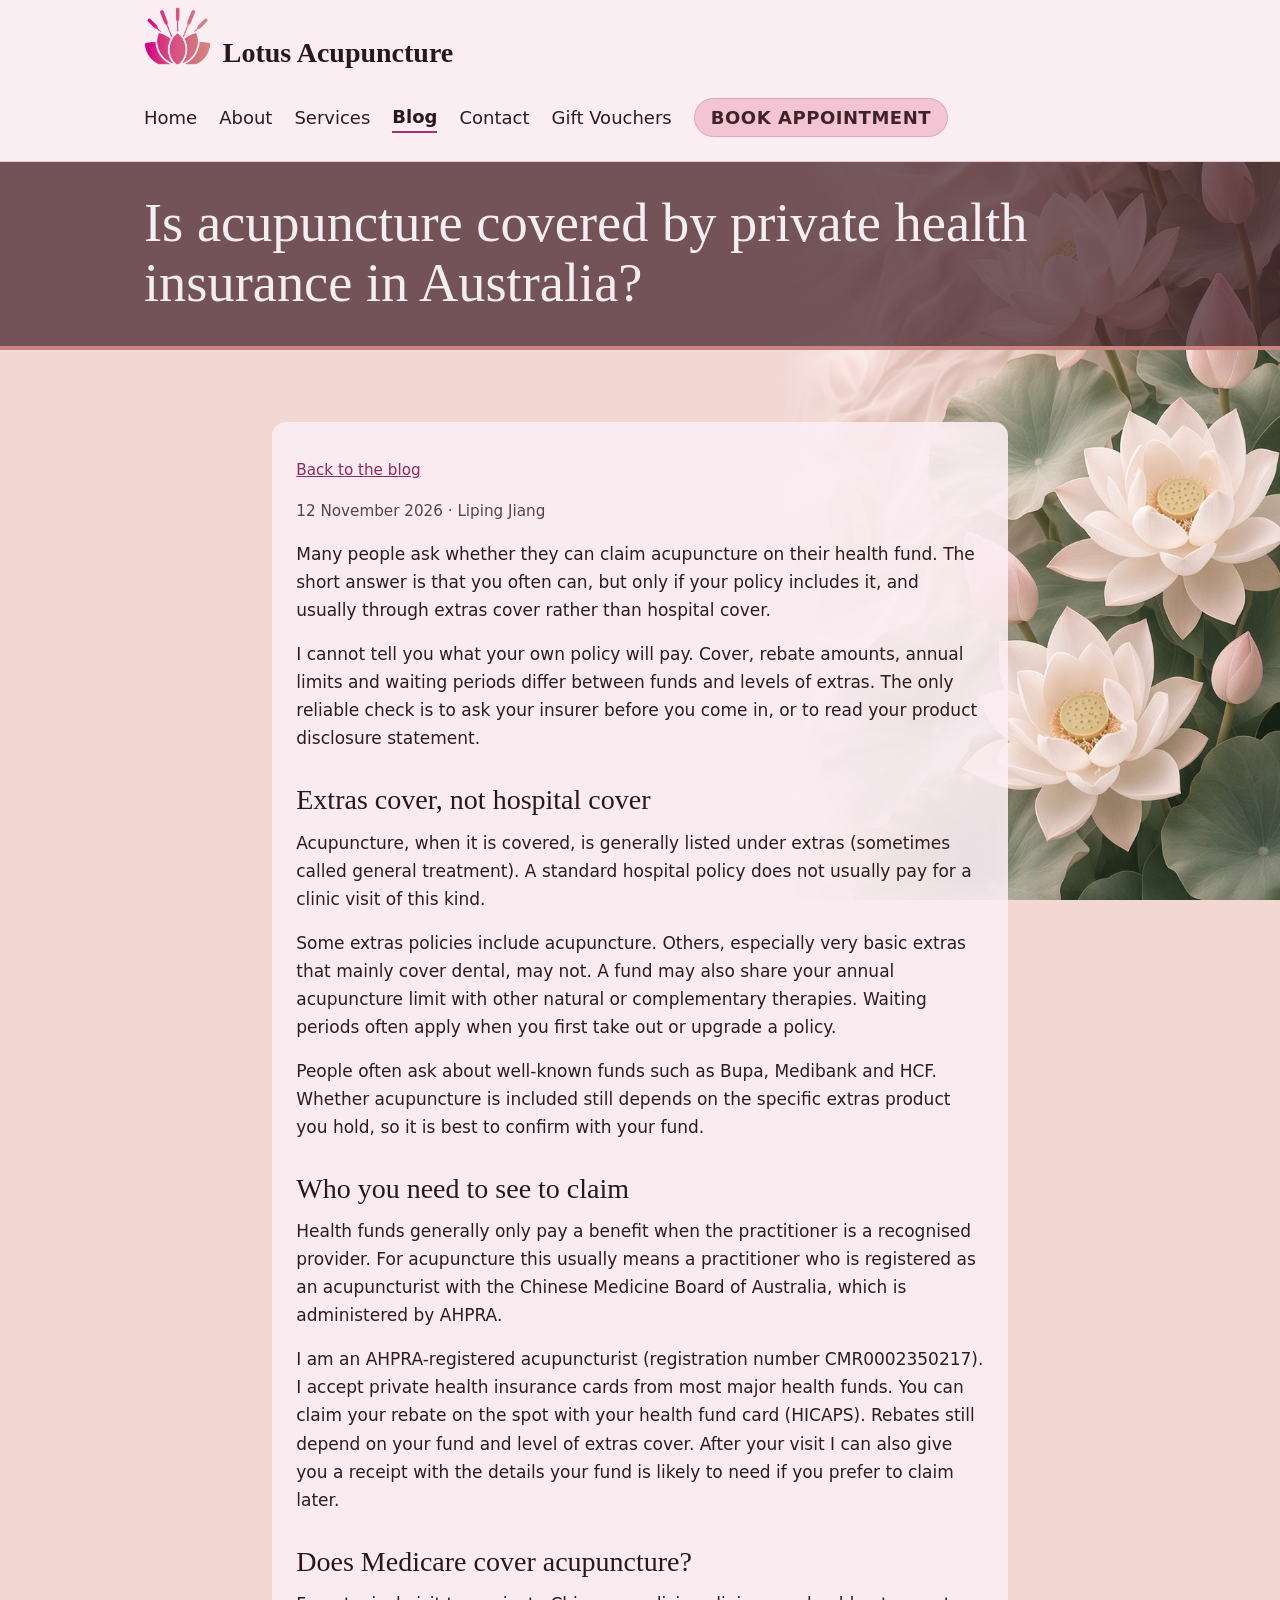
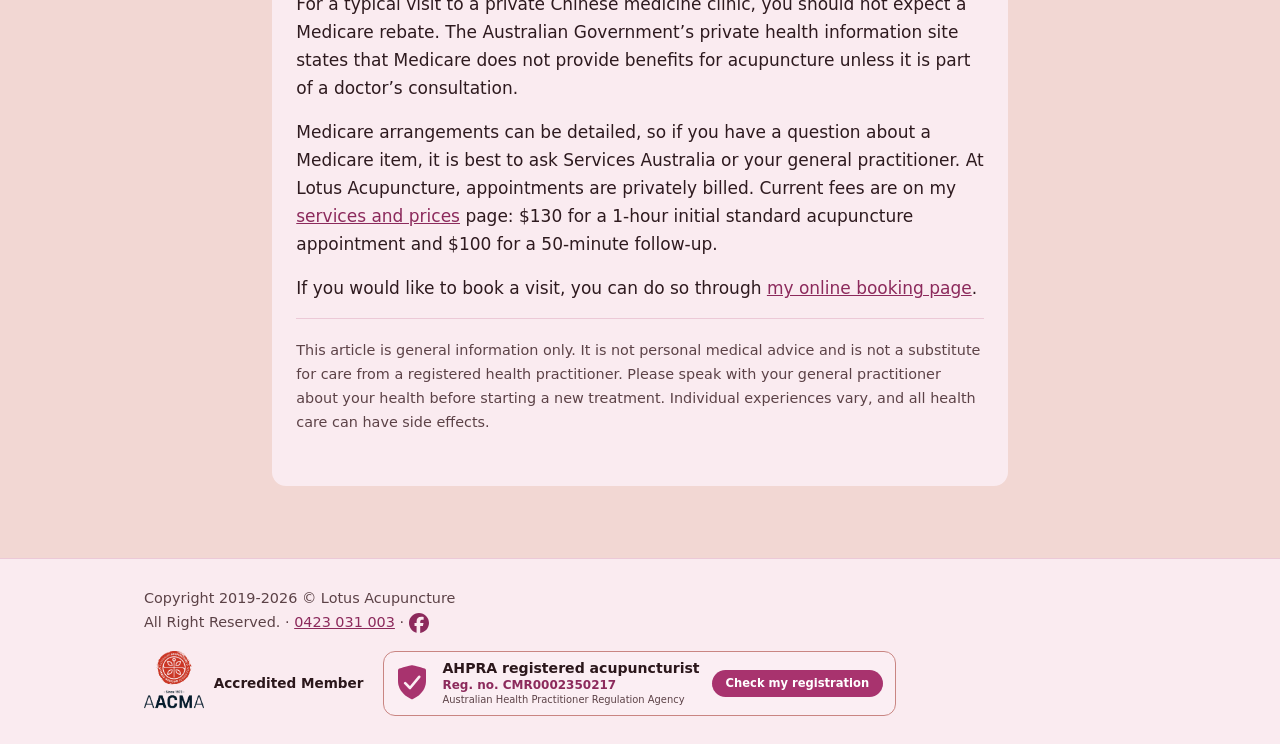
<file: blog/acupuncture-private-health-insurance-australia.html>
<!DOCTYPE html>
<html lang="en-AU"><head><meta charset="utf-8"><meta name="viewport" content="width=device-width, initial-scale=1">
<title>Is acupuncture covered by private health insurance in Australia? | Lotus Acupuncture</title>
<meta name="description" content="How private extras cover, rebates and Medicare can apply to acupuncture in Australia, and what to check with your health fund.">
<link rel="canonical" href="https://www.lotusacupuncture.com.au/blog/acupuncture-private-health-insurance-australia.html">
<meta property="og:type" content="article"><meta property="og:site_name" content="Lotus Acupuncture"><meta property="og:title" content="Is acupuncture covered by private health insurance in Australia? | Lotus Acupuncture"><meta property="og:description" content="How private extras cover, rebates and Medicare can apply to acupuncture in Australia, and what to check with your health fund."><meta property="og:url" content="https://www.lotusacupuncture.com.au/blog/acupuncture-private-health-insurance-australia.html"><meta property="og:image" content="https://www.lotusacupuncture.com.au/logo.jpg"><meta property="og:locale" content="en_AU">
<script type="application/ld+json">{"@context":"https://schema.org","@type":"Article","headline":"Is acupuncture covered by private health insurance in Australia?","description":"How private extras cover, rebates and Medicare can apply to acupuncture in Australia, and what to check with your health fund.","datePublished":"2026-11-12","dateModified":"2026-11-12","inLanguage":"en-AU","author":{"@type":"Person","name":"Liping Jiang","jobTitle":"Acupuncturist","url":"https://www.lotusacupuncture.com.au/about.html"},"publisher":{"@type":"Organization","name":"Lotus Acupuncture","logo":{"@type":"ImageObject","url":"https://www.lotusacupuncture.com.au/logo.jpg"}},"mainEntityOfPage":{"@type":"WebPage","@id":"https://www.lotusacupuncture.com.au/blog/acupuncture-private-health-insurance-australia.html"},"image":"https://www.lotusacupuncture.com.au/logo.jpg"}</script>
<link rel="stylesheet" href="../style.css?v=pink31"></head><body>
<header class="top"><div class="wrap"><a class="brand" href="../index.html"><img src="../header-logo.png" alt="" width="46" height="40" class="brand-mark">Lotus Acupuncture</a><nav aria-label="Main"><a href="../index.html">Home</a><a href="../about.html">About</a><a href="../services.html">Services</a><a href="../blog.html" aria-current="page">Blog</a><a href="../contact.html">Contact</a><a href="../gift-vouchers.html">Gift Vouchers</a><a href="https://lotus-acupuncture-glenelg.au4.cliniko.com/bookings">BOOK APPOINTMENT</a></nav></div></header>
<main><div class="pagehead"><div class="wrap"><h1>Is acupuncture covered by private health insurance in Australia?</h1></div></div><section><div class="wrap post-body">
<p class="post-back"><a href="../blog.html">Back to the blog</a></p>
<p class="blog-date"><time datetime="2026-11-12">12 November 2026</time> &middot; Liping Jiang</p>
<p>Many people ask whether they can claim acupuncture on their health fund. The short answer is that you often can, but only if your policy includes it, and usually through extras cover rather than hospital cover.</p>
<p>I cannot tell you what your own policy will pay. Cover, rebate amounts, annual limits and waiting periods differ between funds and levels of extras. The only reliable check is to ask your insurer before you come in, or to read your product disclosure statement.</p>
<h2>Extras cover, not hospital cover</h2>
<p>Acupuncture, when it is covered, is generally listed under extras (sometimes called general treatment). A standard hospital policy does not usually pay for a clinic visit of this kind.</p>
<p>Some extras policies include acupuncture. Others, especially very basic extras that mainly cover dental, may not. A fund may also share your annual acupuncture limit with other natural or complementary therapies. Waiting periods often apply when you first take out or upgrade a policy.</p>
<p>People often ask about well-known funds such as Bupa, Medibank and HCF. Whether acupuncture is included still depends on the specific extras product you hold, so it is best to confirm with your fund.</p>
<h2>Who you need to see to claim</h2>
<p>Health funds generally only pay a benefit when the practitioner is a recognised provider. For acupuncture this usually means a practitioner who is registered as an acupuncturist with the Chinese Medicine Board of Australia, which is administered by AHPRA.</p>
<p>I am an AHPRA-registered acupuncturist (registration number CMR0002350217). I accept private health insurance cards from most major health funds. You can claim your rebate on the spot with your health fund card (HICAPS). Rebates still depend on your fund and level of extras cover. After your visit I can also give you a receipt with the details your fund is likely to need if you prefer to claim later.</p>
<h2>Does Medicare cover acupuncture?</h2>
<p>For a typical visit to a private Chinese medicine clinic, you should not expect a Medicare rebate. The Australian Government’s private health information site states that Medicare does not provide benefits for acupuncture unless it is part of a doctor’s consultation.</p>
<p>Medicare arrangements can be detailed, so if you have a question about a Medicare item, it is best to ask Services Australia or your general practitioner. At Lotus Acupuncture, appointments are privately billed. Current fees are on my <a href="../services.html">services and prices</a> page: $130 for a 1-hour initial standard acupuncture appointment and $100 for a 50-minute follow-up.</p>
<p>If you would like to book a visit, you can do so through <a href="https://lotus-acupuncture-glenelg.au4.cliniko.com/bookings">my online booking page</a>.</p>
<p class="disclaimer">This article is general information only. It is not personal medical advice and is not a substitute for care from a registered health practitioner. Please speak with your general practitioner about your health before starting a new treatment. Individual experiences vary, and all health care can have side effects.</p>
</div></section></main>
<footer><div class="wrap footer-bar"><div>Copyright 2019-2026 © Lotus Acupuncture<br>All Right Reserved. &middot; <a href="tel:0423031003">0423 031 003</a> &middot; <a href="https://www.facebook.com/p/Lotus-Acupuncture-61561961257599/" target="_blank" rel="noopener" aria-label="Facebook" style="display:inline-flex;align-items:center;vertical-align:middle"><svg xmlns="http://www.w3.org/2000/svg" width="20" height="20" viewBox="0 0 24 24" fill="currentColor"><path d="M9.101 23.691v-7.98H6.627v-3.667h2.474v-1.58c0-4.085 1.848-5.978 5.858-5.978.401 0 .955.042 1.468.103a9 9 0 0 1 1.141.195v3.325a9 9 0 0 0-.653-.036 27 27 0 0 0-.733-.009c-.707 0-1.259.096-1.675.309a1.7 1.7 0 0 0-.679.622c-.258.42-.374.995-.374 1.752v1.297h3.919l-.386 2.103-.287 1.564h-3.246v8.245C19.396 23.238 24 18.179 24 12.044c0-6.627-5.373-12-12-12s-12 5.373-12 12c0 5.628 3.874 10.35 9.101 11.647"/></svg></a></div><div class="footer-creds"><a class="footer-aacma" href="https://acupuncture.org.au/find-a-practitioner" target="_blank" rel="noopener"><img src="../images/aacma-logo.png" alt="Australian Acupuncture and Chinese Medicine Association" width="60" height="64"><span>Accredited Member</span></a><a class="footer-ahpra" href="https://www.ahpra.gov.au/Registration/Registers-of-Practitioners.aspx" target="_blank" rel="noopener"><svg class="footer-ahpra-icon" xmlns="http://www.w3.org/2000/svg" viewBox="0 0 36 40" width="36" height="40" aria-hidden="true" focusable="false"><path fill="#a8336e" d="M18 2.2c.4 0 7.8 1.7 12.6 3.2.8.3 1.4 1 1.4 1.8V18c0 8.2-5.8 14.8-13.5 18.2a1.6 1.6 0 0 1-1 0C9.8 32.8 4 26.2 4 18V7.2c0-.8.6-1.5 1.4-1.8C10.2 3.9 17.6 2.2 18 2.2z"/><path fill="none" stroke="#fbeef3" stroke-width="2.6" stroke-linecap="round" stroke-linejoin="round" d="M11.2 20.2 16 25l9.2-11.2"/></svg><span class="footer-ahpra-copy"><strong class="footer-ahpra-title">AHPRA registered acupuncturist</strong><span class="footer-ahpra-reg">Reg. no. CMR0002350217</span><span class="footer-ahpra-org">Australian Health Practitioner Regulation Agency</span></span><span class="footer-ahpra-btn">Check my registration</span></a></div></div></footer>
</body></html>
</file>
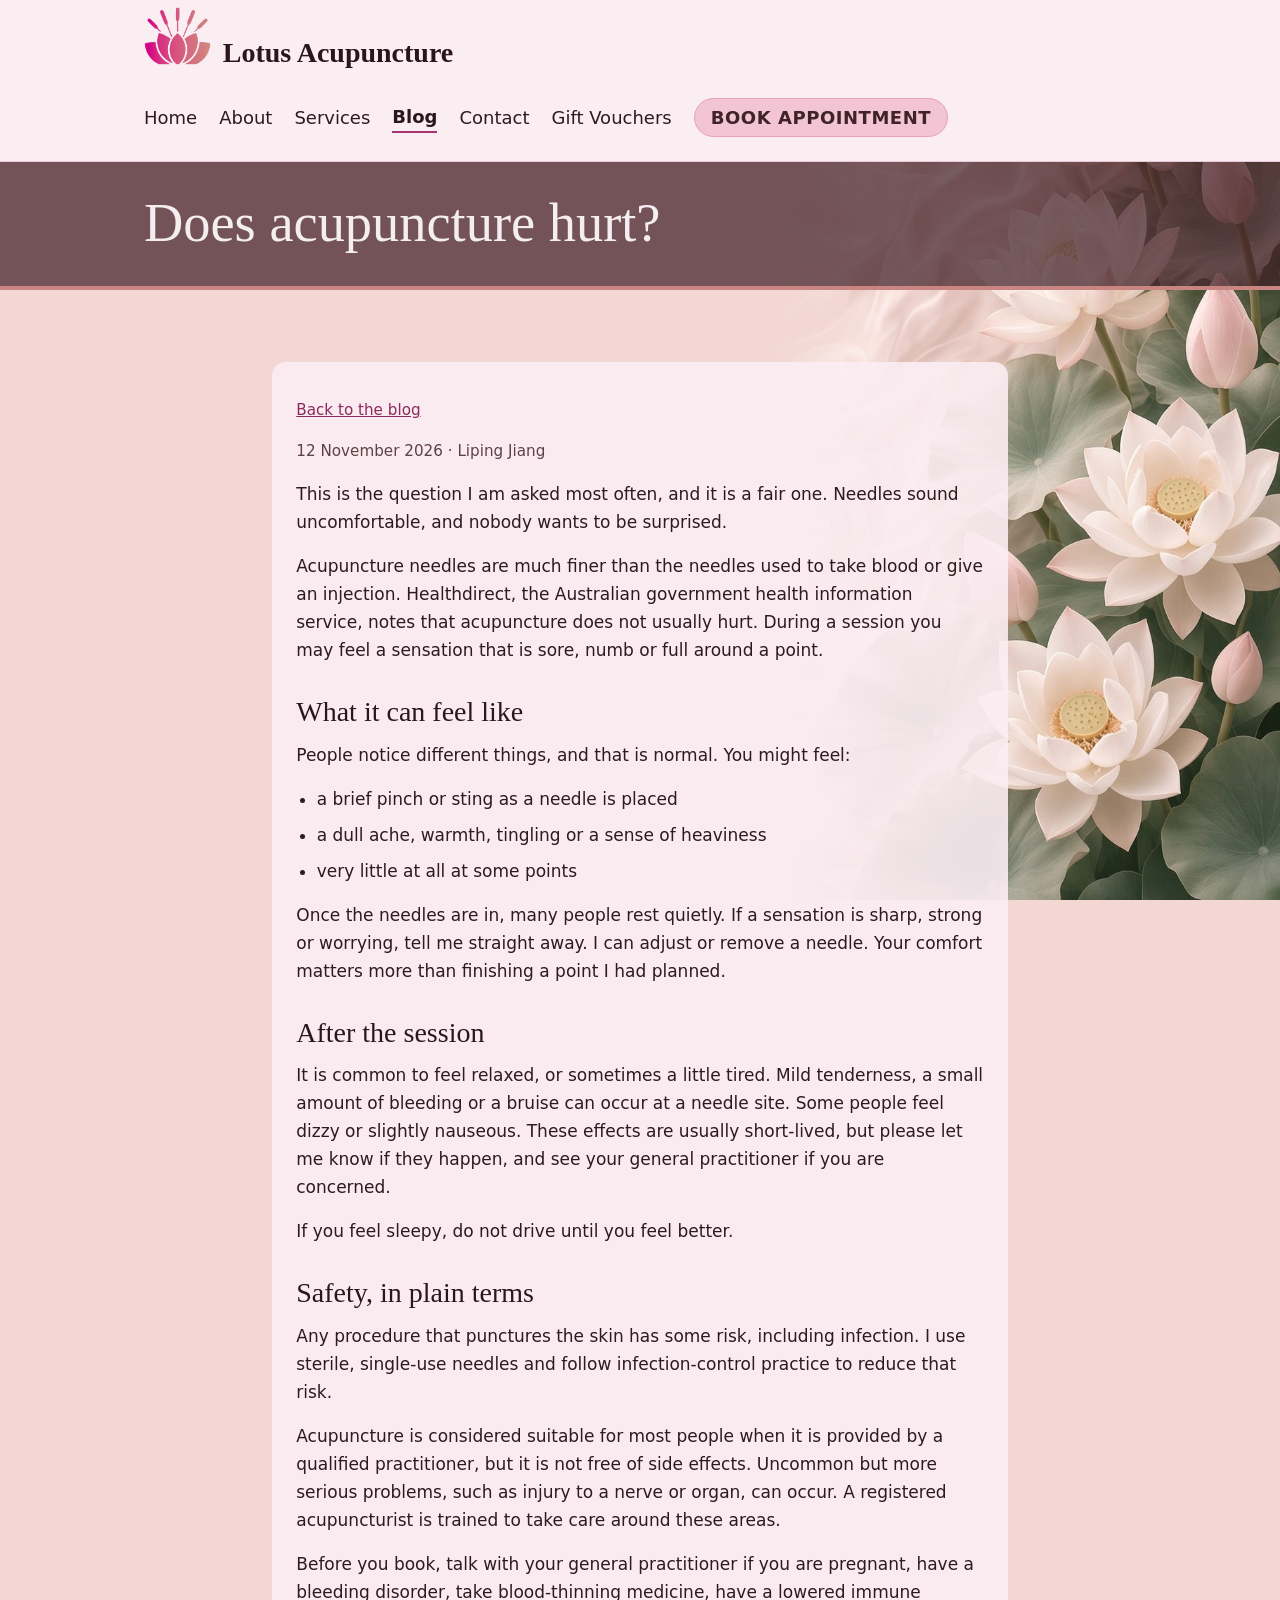
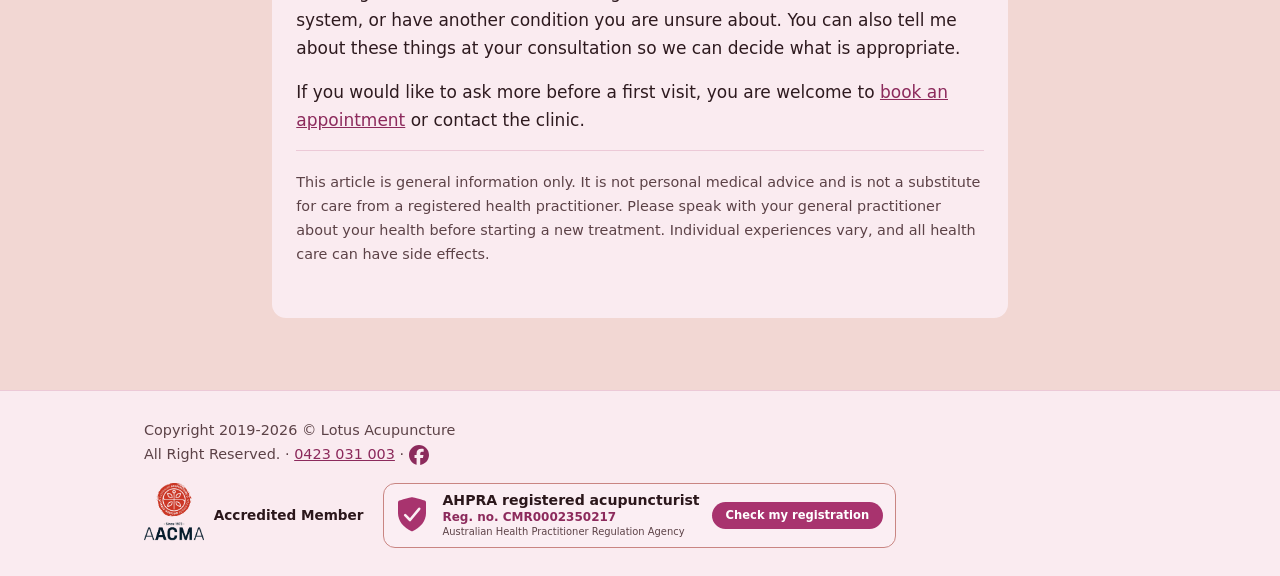
<file: blog/does-acupuncture-hurt.html>
<!DOCTYPE html>
<html lang="en-AU"><head><meta charset="utf-8"><meta name="viewport" content="width=device-width, initial-scale=1">
<title>Does acupuncture hurt? | Lotus Acupuncture Warradale</title>
<meta name="description" content="A straightforward answer to whether acupuncture hurts, what you might feel during a session, and how comfort is looked after.">
<link rel="canonical" href="https://www.lotusacupuncture.com.au/blog/does-acupuncture-hurt.html">
<meta property="og:type" content="article"><meta property="og:site_name" content="Lotus Acupuncture"><meta property="og:title" content="Does acupuncture hurt? | Lotus Acupuncture Warradale"><meta property="og:description" content="A straightforward answer to whether acupuncture hurts, what you might feel during a session, and how comfort is looked after."><meta property="og:url" content="https://www.lotusacupuncture.com.au/blog/does-acupuncture-hurt.html"><meta property="og:image" content="https://www.lotusacupuncture.com.au/logo.jpg"><meta property="og:locale" content="en_AU">
<script type="application/ld+json">{"@context":"https://schema.org","@type":"Article","headline":"Does acupuncture hurt?","description":"A straightforward answer to whether acupuncture hurts, what you might feel during a session, and how comfort is looked after.","datePublished":"2026-11-12","dateModified":"2026-11-12","inLanguage":"en-AU","author":{"@type":"Person","name":"Liping Jiang","jobTitle":"Acupuncturist","url":"https://www.lotusacupuncture.com.au/about.html"},"publisher":{"@type":"Organization","name":"Lotus Acupuncture","logo":{"@type":"ImageObject","url":"https://www.lotusacupuncture.com.au/logo.jpg"}},"mainEntityOfPage":{"@type":"WebPage","@id":"https://www.lotusacupuncture.com.au/blog/does-acupuncture-hurt.html"},"image":"https://www.lotusacupuncture.com.au/logo.jpg"}</script>
<link rel="stylesheet" href="../style.css?v=pink31"></head><body>
<header class="top"><div class="wrap"><a class="brand" href="../index.html"><img src="../header-logo.png" alt="" width="46" height="40" class="brand-mark">Lotus Acupuncture</a><nav aria-label="Main"><a href="../index.html">Home</a><a href="../about.html">About</a><a href="../services.html">Services</a><a href="../blog.html" aria-current="page">Blog</a><a href="../contact.html">Contact</a><a href="../gift-vouchers.html">Gift Vouchers</a><a href="https://lotus-acupuncture-glenelg.au4.cliniko.com/bookings">BOOK APPOINTMENT</a></nav></div></header>
<main><div class="pagehead"><div class="wrap"><h1>Does acupuncture hurt?</h1></div></div><section><div class="wrap post-body">
<p class="post-back"><a href="../blog.html">Back to the blog</a></p>
<p class="blog-date"><time datetime="2026-11-12">12 November 2026</time> &middot; Liping Jiang</p>
<p>This is the question I am asked most often, and it is a fair one. Needles sound uncomfortable, and nobody wants to be surprised.</p>
<p>Acupuncture needles are much finer than the needles used to take blood or give an injection. Healthdirect, the Australian government health information service, notes that acupuncture does not usually hurt. During a session you may feel a sensation that is sore, numb or full around a point.</p>
<h2>What it can feel like</h2>
<p>People notice different things, and that is normal. You might feel:</p>
<ul>
<li>a brief pinch or sting as a needle is placed</li>
<li>a dull ache, warmth, tingling or a sense of heaviness</li>
<li>very little at all at some points</li>
</ul>
<p>Once the needles are in, many people rest quietly. If a sensation is sharp, strong or worrying, tell me straight away. I can adjust or remove a needle. Your comfort matters more than finishing a point I had planned.</p>
<h2>After the session</h2>
<p>It is common to feel relaxed, or sometimes a little tired. Mild tenderness, a small amount of bleeding or a bruise can occur at a needle site. Some people feel dizzy or slightly nauseous. These effects are usually short-lived, but please let me know if they happen, and see your general practitioner if you are concerned.</p>
<p>If you feel sleepy, do not drive until you feel better.</p>
<h2>Safety, in plain terms</h2>
<p>Any procedure that punctures the skin has some risk, including infection. I use sterile, single-use needles and follow infection-control practice to reduce that risk.</p>
<p>Acupuncture is considered suitable for most people when it is provided by a qualified practitioner, but it is not free of side effects. Uncommon but more serious problems, such as injury to a nerve or organ, can occur. A registered acupuncturist is trained to take care around these areas.</p>
<p>Before you book, talk with your general practitioner if you are pregnant, have a bleeding disorder, take blood-thinning medicine, have a lowered immune system, or have another condition you are unsure about. You can also tell me about these things at your consultation so we can decide what is appropriate.</p>
<p>If you would like to ask more before a first visit, you are welcome to <a href="https://lotus-acupuncture-glenelg.au4.cliniko.com/bookings">book an appointment</a> or contact the clinic.</p>
<p class="disclaimer">This article is general information only. It is not personal medical advice and is not a substitute for care from a registered health practitioner. Please speak with your general practitioner about your health before starting a new treatment. Individual experiences vary, and all health care can have side effects.</p>
</div></section></main>
<footer><div class="wrap footer-bar"><div>Copyright 2019-2026 © Lotus Acupuncture<br>All Right Reserved. &middot; <a href="tel:0423031003">0423 031 003</a> &middot; <a href="https://www.facebook.com/p/Lotus-Acupuncture-61561961257599/" target="_blank" rel="noopener" aria-label="Facebook" style="display:inline-flex;align-items:center;vertical-align:middle"><svg xmlns="http://www.w3.org/2000/svg" width="20" height="20" viewBox="0 0 24 24" fill="currentColor"><path d="M9.101 23.691v-7.98H6.627v-3.667h2.474v-1.58c0-4.085 1.848-5.978 5.858-5.978.401 0 .955.042 1.468.103a9 9 0 0 1 1.141.195v3.325a9 9 0 0 0-.653-.036 27 27 0 0 0-.733-.009c-.707 0-1.259.096-1.675.309a1.7 1.7 0 0 0-.679.622c-.258.42-.374.995-.374 1.752v1.297h3.919l-.386 2.103-.287 1.564h-3.246v8.245C19.396 23.238 24 18.179 24 12.044c0-6.627-5.373-12-12-12s-12 5.373-12 12c0 5.628 3.874 10.35 9.101 11.647"/></svg></a></div><div class="footer-creds"><a class="footer-aacma" href="https://acupuncture.org.au/find-a-practitioner" target="_blank" rel="noopener"><img src="../images/aacma-logo.png" alt="Australian Acupuncture and Chinese Medicine Association" width="60" height="64"><span>Accredited Member</span></a><a class="footer-ahpra" href="https://www.ahpra.gov.au/Registration/Registers-of-Practitioners.aspx" target="_blank" rel="noopener"><svg class="footer-ahpra-icon" xmlns="http://www.w3.org/2000/svg" viewBox="0 0 36 40" width="36" height="40" aria-hidden="true" focusable="false"><path fill="#a8336e" d="M18 2.2c.4 0 7.8 1.7 12.6 3.2.8.3 1.4 1 1.4 1.8V18c0 8.2-5.8 14.8-13.5 18.2a1.6 1.6 0 0 1-1 0C9.8 32.8 4 26.2 4 18V7.2c0-.8.6-1.5 1.4-1.8C10.2 3.9 17.6 2.2 18 2.2z"/><path fill="none" stroke="#fbeef3" stroke-width="2.6" stroke-linecap="round" stroke-linejoin="round" d="M11.2 20.2 16 25l9.2-11.2"/></svg><span class="footer-ahpra-copy"><strong class="footer-ahpra-title">AHPRA registered acupuncturist</strong><span class="footer-ahpra-reg">Reg. no. CMR0002350217</span><span class="footer-ahpra-org">Australian Health Practitioner Regulation Agency</span></span><span class="footer-ahpra-btn">Check my registration</span></a></div></div></footer>
</body></html>
</file>
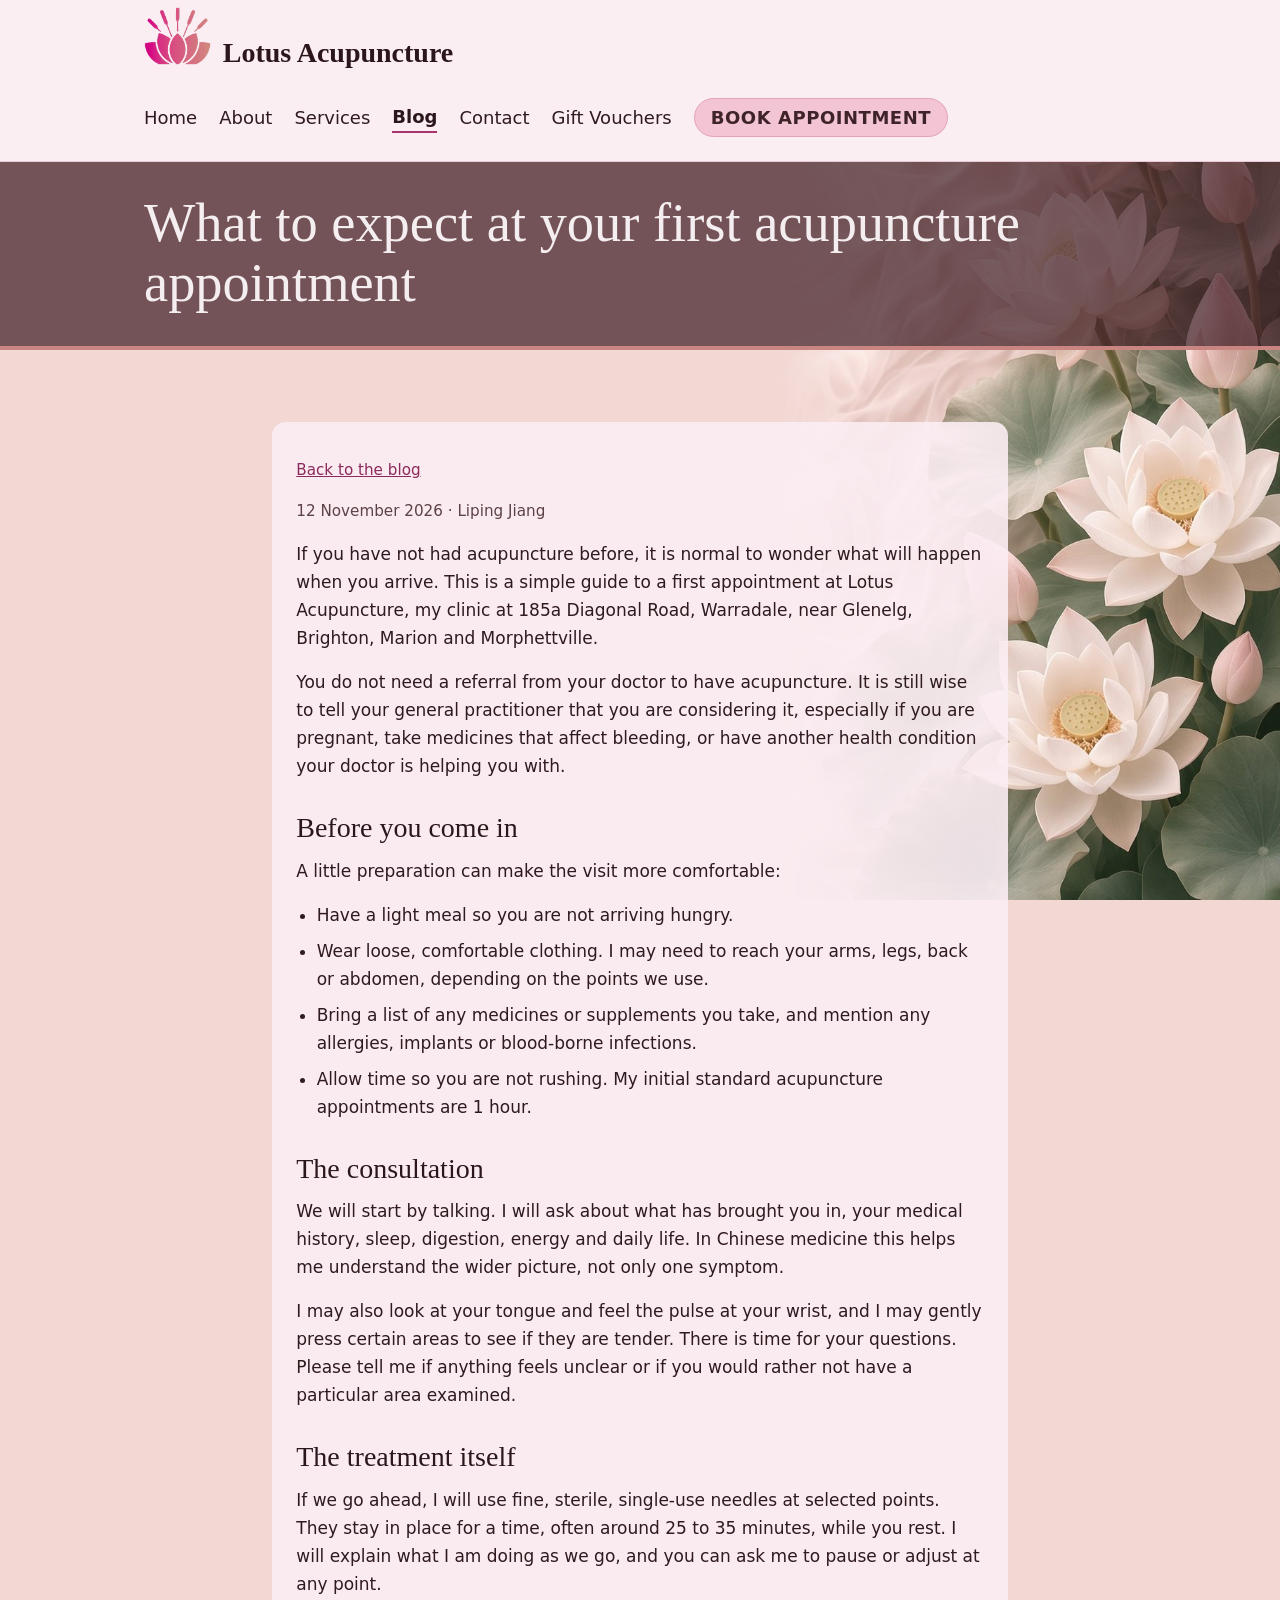
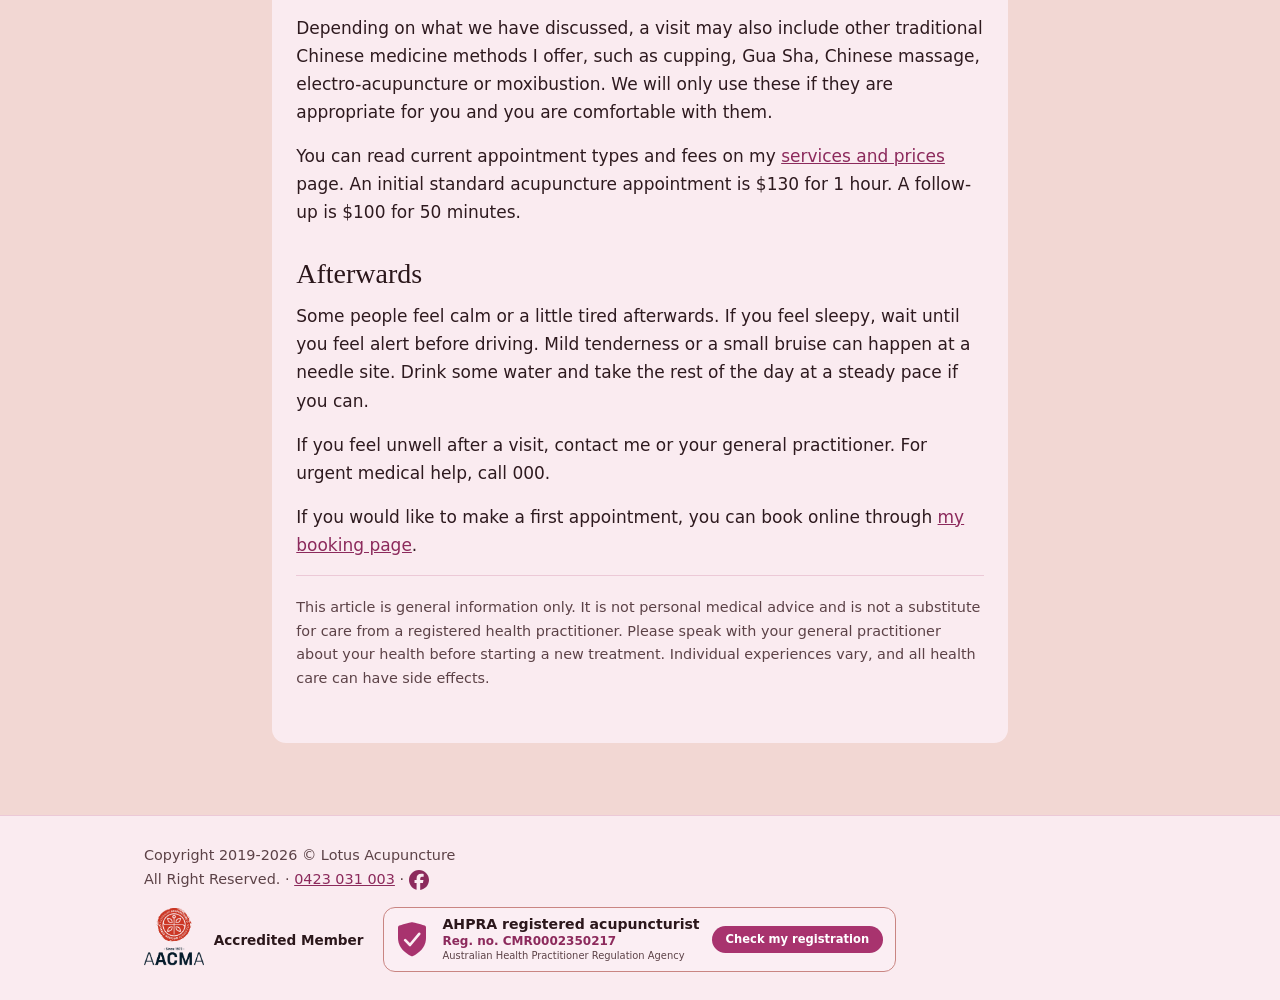
<file: blog/first-acupuncture-appointment.html>
<!DOCTYPE html>
<html lang="en-AU"><head><meta charset="utf-8"><meta name="viewport" content="width=device-width, initial-scale=1">
<title>What to expect at your first acupuncture appointment | Lotus Acupuncture Warradale</title>
<meta name="description" content="A plain guide to your first acupuncture visit in Warradale, including the consultation, the needles and how long a session takes.">
<link rel="canonical" href="https://www.lotusacupuncture.com.au/blog/first-acupuncture-appointment.html">
<meta property="og:type" content="article"><meta property="og:site_name" content="Lotus Acupuncture"><meta property="og:title" content="What to expect at your first acupuncture appointment | Lotus Acupuncture Warradale"><meta property="og:description" content="A plain guide to your first acupuncture visit in Warradale, including the consultation, the needles and how long a session takes."><meta property="og:url" content="https://www.lotusacupuncture.com.au/blog/first-acupuncture-appointment.html"><meta property="og:image" content="https://www.lotusacupuncture.com.au/logo.jpg"><meta property="og:locale" content="en_AU">
<script type="application/ld+json">{"@context":"https://schema.org","@type":"Article","headline":"What to expect at your first acupuncture appointment","description":"A plain guide to your first acupuncture visit in Warradale, including the consultation, the needles and how long a session takes.","datePublished":"2026-11-12","dateModified":"2026-11-12","inLanguage":"en-AU","author":{"@type":"Person","name":"Liping Jiang","jobTitle":"Acupuncturist","url":"https://www.lotusacupuncture.com.au/about.html"},"publisher":{"@type":"Organization","name":"Lotus Acupuncture","logo":{"@type":"ImageObject","url":"https://www.lotusacupuncture.com.au/logo.jpg"}},"mainEntityOfPage":{"@type":"WebPage","@id":"https://www.lotusacupuncture.com.au/blog/first-acupuncture-appointment.html"},"image":"https://www.lotusacupuncture.com.au/logo.jpg"}</script>
<link rel="stylesheet" href="../style.css?v=pink31"></head><body>
<header class="top"><div class="wrap"><a class="brand" href="../index.html"><img src="../header-logo.png" alt="" width="46" height="40" class="brand-mark">Lotus Acupuncture</a><nav aria-label="Main"><a href="../index.html">Home</a><a href="../about.html">About</a><a href="../services.html">Services</a><a href="../blog.html" aria-current="page">Blog</a><a href="../contact.html">Contact</a><a href="../gift-vouchers.html">Gift Vouchers</a><a href="https://lotus-acupuncture-glenelg.au4.cliniko.com/bookings">BOOK APPOINTMENT</a></nav></div></header>
<main><div class="pagehead"><div class="wrap"><h1>What to expect at your first acupuncture appointment</h1></div></div><section><div class="wrap post-body">
<p class="post-back"><a href="../blog.html">Back to the blog</a></p>
<p class="blog-date"><time datetime="2026-11-12">12 November 2026</time> &middot; Liping Jiang</p>
<p>If you have not had acupuncture before, it is normal to wonder what will happen when you arrive. This is a simple guide to a first appointment at Lotus Acupuncture, my clinic at 185a Diagonal Road, Warradale, near Glenelg, Brighton, Marion and Morphettville.</p>
<p>You do not need a referral from your doctor to have acupuncture. It is still wise to tell your general practitioner that you are considering it, especially if you are pregnant, take medicines that affect bleeding, or have another health condition your doctor is helping you with.</p>
<h2>Before you come in</h2>
<p>A little preparation can make the visit more comfortable:</p>
<ul>
<li>Have a light meal so you are not arriving hungry.</li>
<li>Wear loose, comfortable clothing. I may need to reach your arms, legs, back or abdomen, depending on the points we use.</li>
<li>Bring a list of any medicines or supplements you take, and mention any allergies, implants or blood-borne infections.</li>
<li>Allow time so you are not rushing. My initial standard acupuncture appointments are 1 hour.</li>
</ul>
<h2>The consultation</h2>
<p>We will start by talking. I will ask about what has brought you in, your medical history, sleep, digestion, energy and daily life. In Chinese medicine this helps me understand the wider picture, not only one symptom.</p>
<p>I may also look at your tongue and feel the pulse at your wrist, and I may gently press certain areas to see if they are tender. There is time for your questions. Please tell me if anything feels unclear or if you would rather not have a particular area examined.</p>
<h2>The treatment itself</h2>
<p>If we go ahead, I will use fine, sterile, single-use needles at selected points. They stay in place for a time, often around 25 to 35 minutes, while you rest. I will explain what I am doing as we go, and you can ask me to pause or adjust at any point.</p>
<p>Depending on what we have discussed, a visit may also include other traditional Chinese medicine methods I offer, such as cupping, Gua Sha, Chinese massage, electro-acupuncture or moxibustion. We will only use these if they are appropriate for you and you are comfortable with them.</p>
<p>You can read current appointment types and fees on my <a href="../services.html">services and prices</a> page. An initial standard acupuncture appointment is $130 for 1 hour. A follow-up is $100 for 50 minutes.</p>
<h2>Afterwards</h2>
<p>Some people feel calm or a little tired afterwards. If you feel sleepy, wait until you feel alert before driving. Mild tenderness or a small bruise can happen at a needle site. Drink some water and take the rest of the day at a steady pace if you can.</p>
<p>If you feel unwell after a visit, contact me or your general practitioner. For urgent medical help, call 000.</p>
<p>If you would like to make a first appointment, you can book online through <a href="https://lotus-acupuncture-glenelg.au4.cliniko.com/bookings">my booking page</a>.</p>
<p class="disclaimer">This article is general information only. It is not personal medical advice and is not a substitute for care from a registered health practitioner. Please speak with your general practitioner about your health before starting a new treatment. Individual experiences vary, and all health care can have side effects.</p>
</div></section></main>
<footer><div class="wrap footer-bar"><div>Copyright 2019-2026 © Lotus Acupuncture<br>All Right Reserved. &middot; <a href="tel:0423031003">0423 031 003</a> &middot; <a href="https://www.facebook.com/p/Lotus-Acupuncture-61561961257599/" target="_blank" rel="noopener" aria-label="Facebook" style="display:inline-flex;align-items:center;vertical-align:middle"><svg xmlns="http://www.w3.org/2000/svg" width="20" height="20" viewBox="0 0 24 24" fill="currentColor"><path d="M9.101 23.691v-7.98H6.627v-3.667h2.474v-1.58c0-4.085 1.848-5.978 5.858-5.978.401 0 .955.042 1.468.103a9 9 0 0 1 1.141.195v3.325a9 9 0 0 0-.653-.036 27 27 0 0 0-.733-.009c-.707 0-1.259.096-1.675.309a1.7 1.7 0 0 0-.679.622c-.258.42-.374.995-.374 1.752v1.297h3.919l-.386 2.103-.287 1.564h-3.246v8.245C19.396 23.238 24 18.179 24 12.044c0-6.627-5.373-12-12-12s-12 5.373-12 12c0 5.628 3.874 10.35 9.101 11.647"/></svg></a></div><div class="footer-creds"><a class="footer-aacma" href="https://acupuncture.org.au/find-a-practitioner" target="_blank" rel="noopener"><img src="../images/aacma-logo.png" alt="Australian Acupuncture and Chinese Medicine Association" width="60" height="64"><span>Accredited Member</span></a><a class="footer-ahpra" href="https://www.ahpra.gov.au/Registration/Registers-of-Practitioners.aspx" target="_blank" rel="noopener"><svg class="footer-ahpra-icon" xmlns="http://www.w3.org/2000/svg" viewBox="0 0 36 40" width="36" height="40" aria-hidden="true" focusable="false"><path fill="#a8336e" d="M18 2.2c.4 0 7.8 1.7 12.6 3.2.8.3 1.4 1 1.4 1.8V18c0 8.2-5.8 14.8-13.5 18.2a1.6 1.6 0 0 1-1 0C9.8 32.8 4 26.2 4 18V7.2c0-.8.6-1.5 1.4-1.8C10.2 3.9 17.6 2.2 18 2.2z"/><path fill="none" stroke="#fbeef3" stroke-width="2.6" stroke-linecap="round" stroke-linejoin="round" d="M11.2 20.2 16 25l9.2-11.2"/></svg><span class="footer-ahpra-copy"><strong class="footer-ahpra-title">AHPRA registered acupuncturist</strong><span class="footer-ahpra-reg">Reg. no. CMR0002350217</span><span class="footer-ahpra-org">Australian Health Practitioner Regulation Agency</span></span><span class="footer-ahpra-btn">Check my registration</span></a></div></div></footer>
</body></html>
</file>
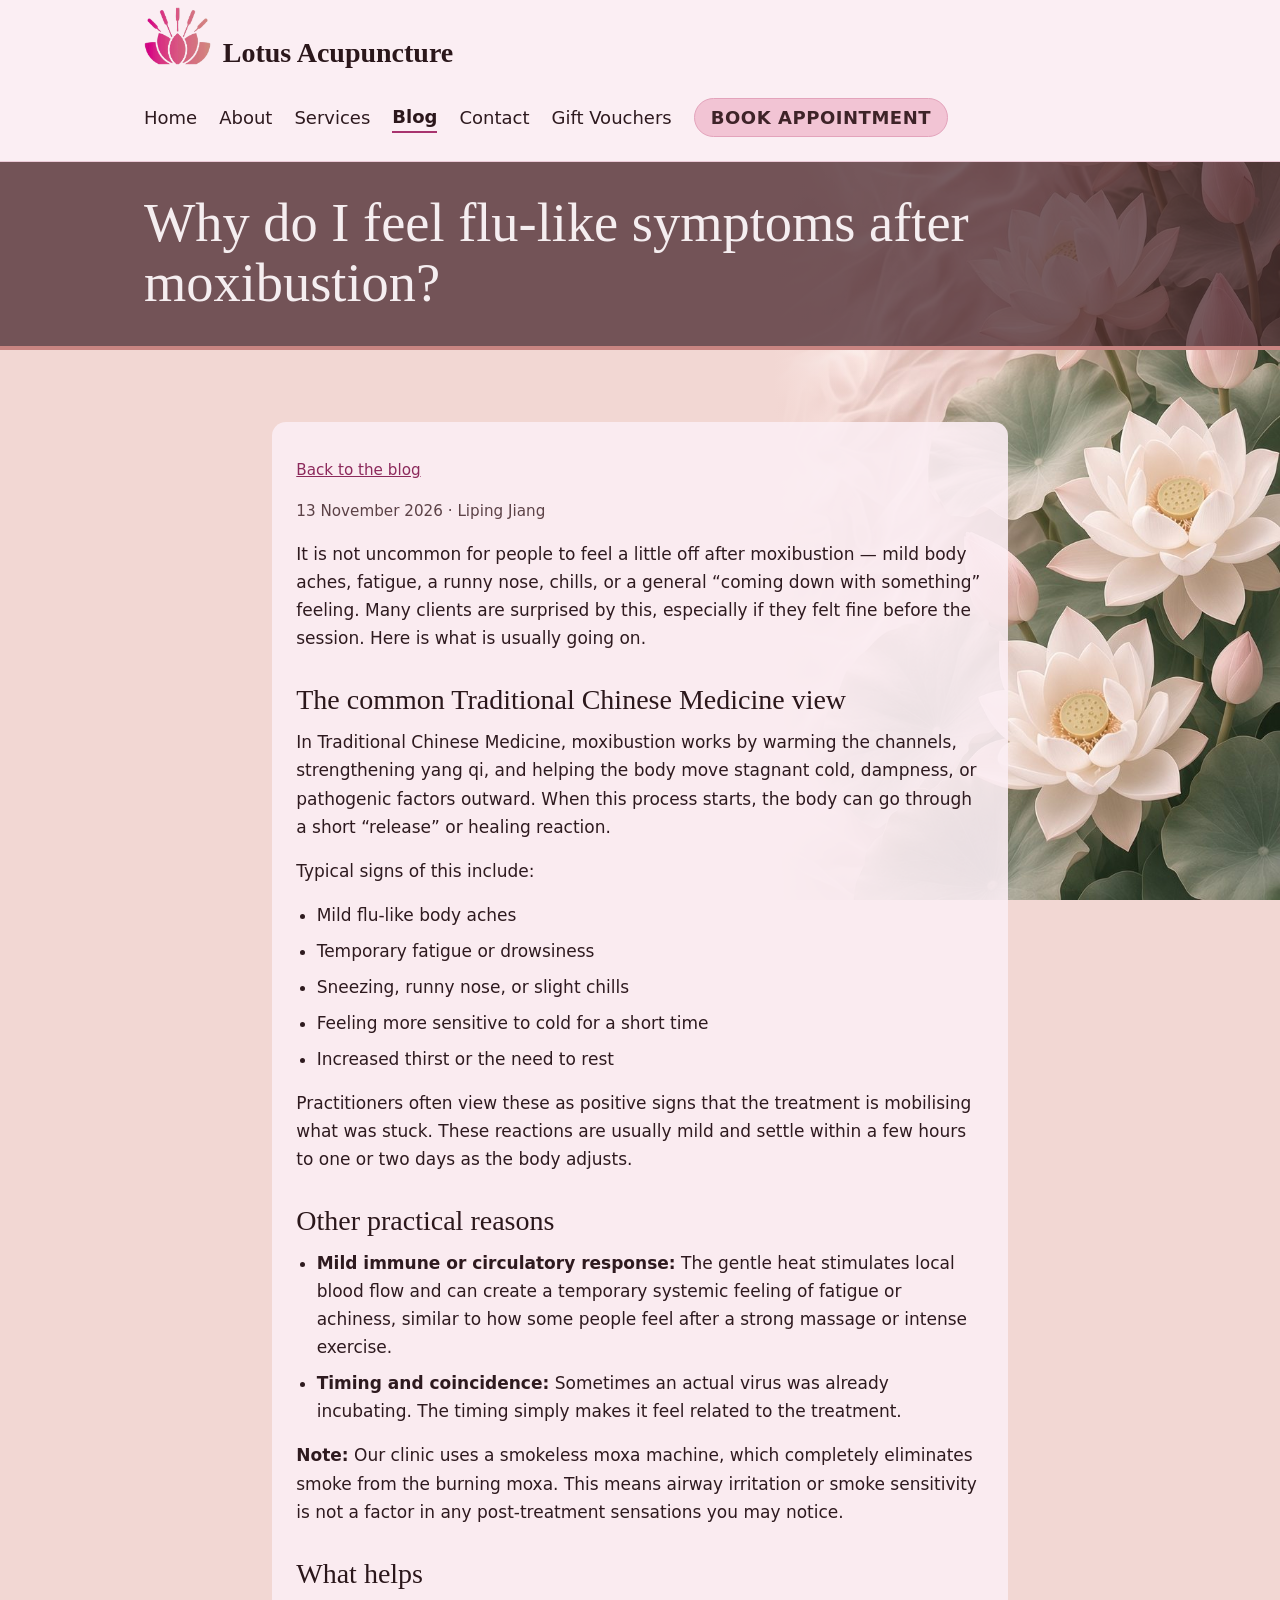
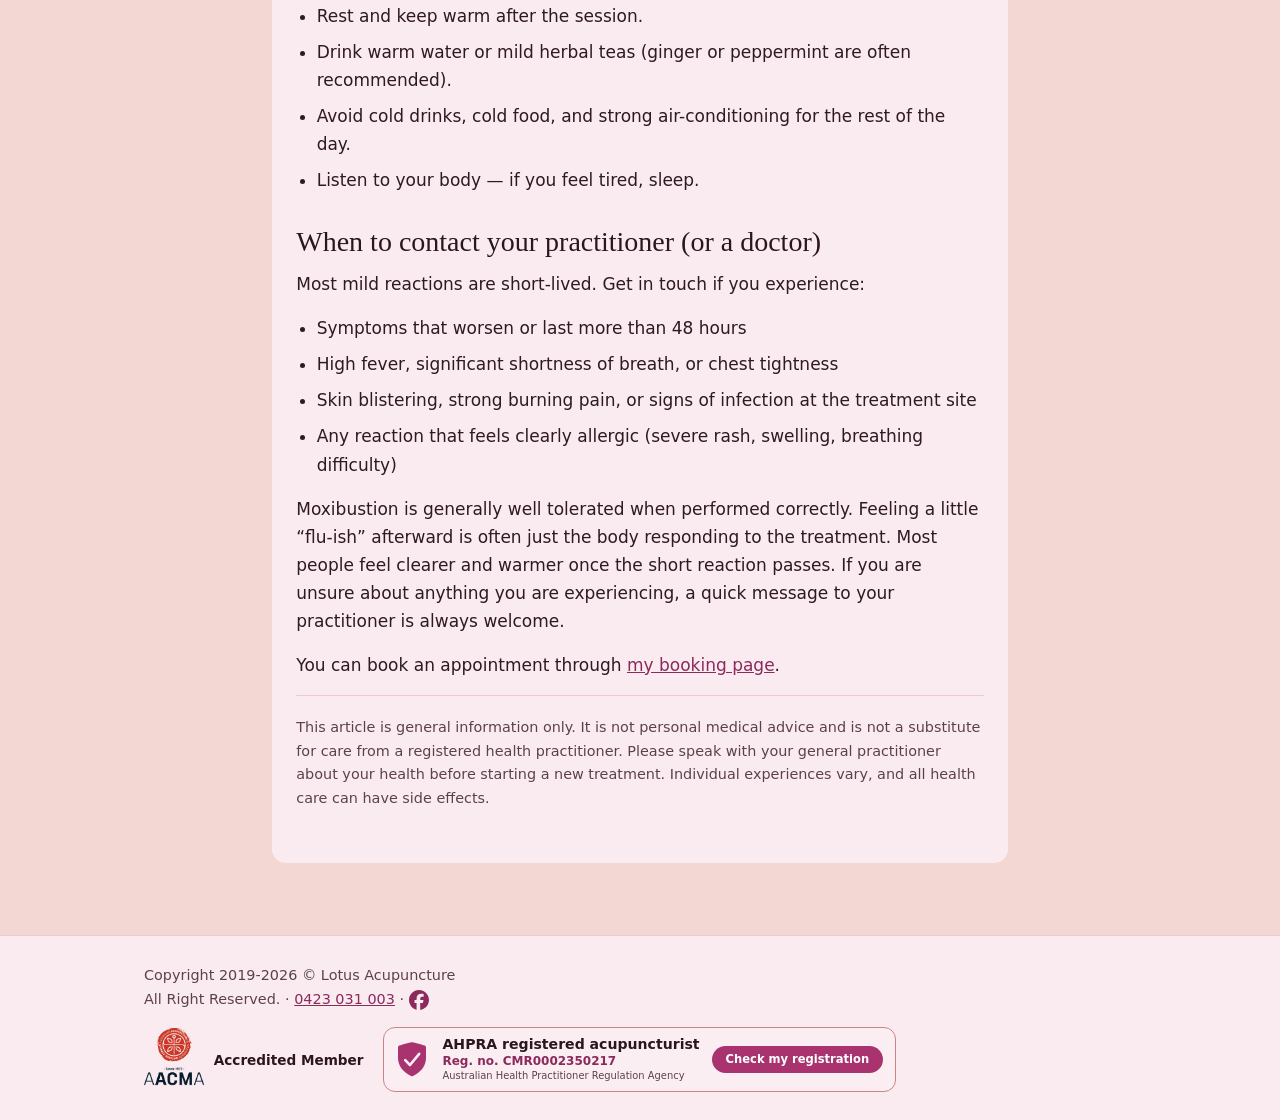
<file: blog/flu-like-symptoms-after-moxibustion.html>
<!DOCTYPE html>
<html lang="en-AU"><head><meta charset="utf-8"><meta name="viewport" content="width=device-width, initial-scale=1">
<title>Why do I feel flu-like symptoms after moxibustion? | Lotus Acupuncture Warradale</title>
<meta name="description" content="A clear explanation of mild flu-like feelings after moxibustion, including common reactions and when to get in touch, from Lotus Acupuncture in Warradale.">
<link rel="canonical" href="https://www.lotusacupuncture.com.au/blog/flu-like-symptoms-after-moxibustion.html">
<meta property="og:type" content="article"><meta property="og:site_name" content="Lotus Acupuncture"><meta property="og:title" content="Why do I feel flu-like symptoms after moxibustion? | Lotus Acupuncture Warradale"><meta property="og:description" content="A clear explanation of mild flu-like feelings after moxibustion, including common reactions and when to get in touch, from Lotus Acupuncture in Warradale."><meta property="og:url" content="https://www.lotusacupuncture.com.au/blog/flu-like-symptoms-after-moxibustion.html"><meta property="og:image" content="https://www.lotusacupuncture.com.au/logo.jpg"><meta property="og:locale" content="en_AU">
<script type="application/ld+json">{"@context":"https://schema.org","@type":"Article","headline":"Why do I feel flu-like symptoms after moxibustion?","description":"A clear explanation of mild flu-like feelings after moxibustion, including common reactions and when to get in touch, from Lotus Acupuncture in Warradale.","datePublished":"2026-11-13","dateModified":"2026-11-13","inLanguage":"en-AU","author":{"@type":"Person","name":"Liping Jiang","jobTitle":"Acupuncturist","url":"https://www.lotusacupuncture.com.au/about.html"},"publisher":{"@type":"Organization","name":"Lotus Acupuncture","logo":{"@type":"ImageObject","url":"https://www.lotusacupuncture.com.au/logo.jpg"}},"mainEntityOfPage":{"@type":"WebPage","@id":"https://www.lotusacupuncture.com.au/blog/flu-like-symptoms-after-moxibustion.html"},"image":"https://www.lotusacupuncture.com.au/logo.jpg"}</script>
<link rel="stylesheet" href="../style.css?v=pink31"></head><body>
<header class="top"><div class="wrap"><a class="brand" href="../index.html"><img src="../header-logo.png" alt="" width="46" height="40" class="brand-mark">Lotus Acupuncture</a><nav aria-label="Main"><a href="../index.html">Home</a><a href="../about.html">About</a><a href="../services.html">Services</a><a href="../blog.html" aria-current="page">Blog</a><a href="../contact.html">Contact</a><a href="../gift-vouchers.html">Gift Vouchers</a><a href="https://lotus-acupuncture-glenelg.au4.cliniko.com/bookings">BOOK APPOINTMENT</a></nav></div></header>
<main><div class="pagehead"><div class="wrap"><h1>Why do I feel flu-like symptoms after moxibustion?</h1></div></div><section><div class="wrap post-body">
<p class="post-back"><a href="../blog.html">Back to the blog</a></p>
<p class="blog-date"><time datetime="2026-11-13">13 November 2026</time> &middot; Liping Jiang</p>
<p>It is not uncommon for people to feel a little off after moxibustion — mild body aches, fatigue, a runny nose, chills, or a general “coming down with something” feeling. Many clients are surprised by this, especially if they felt fine before the session. Here is what is usually going on.</p>
<h2>The common Traditional Chinese Medicine view</h2>
<p>In Traditional Chinese Medicine, moxibustion works by warming the channels, strengthening yang qi, and helping the body move stagnant cold, dampness, or pathogenic factors outward. When this process starts, the body can go through a short “release” or healing reaction.</p>
<p>Typical signs of this include:</p>
<ul>
<li>Mild flu-like body aches</li>
<li>Temporary fatigue or drowsiness</li>
<li>Sneezing, runny nose, or slight chills</li>
<li>Feeling more sensitive to cold for a short time</li>
<li>Increased thirst or the need to rest</li>
</ul>
<p>Practitioners often view these as positive signs that the treatment is mobilising what was stuck. These reactions are usually mild and settle within a few hours to one or two days as the body adjusts.</p>
<h2>Other practical reasons</h2>
<ul>
<li><strong>Mild immune or circulatory response:</strong> The gentle heat stimulates local blood flow and can create a temporary systemic feeling of fatigue or achiness, similar to how some people feel after a strong massage or intense exercise.</li>
<li><strong>Timing and coincidence:</strong> Sometimes an actual virus was already incubating. The timing simply makes it feel related to the treatment.</li>
</ul>
<p><strong>Note:</strong> Our clinic uses a smokeless moxa machine, which completely eliminates smoke from the burning moxa. This means airway irritation or smoke sensitivity is not a factor in any post-treatment sensations you may notice.</p>
<h2>What helps</h2>
<ul>
<li>Rest and keep warm after the session.</li>
<li>Drink warm water or mild herbal teas (ginger or peppermint are often recommended).</li>
<li>Avoid cold drinks, cold food, and strong air-conditioning for the rest of the day.</li>
<li>Listen to your body — if you feel tired, sleep.</li>
</ul>
<h2>When to contact your practitioner (or a doctor)</h2>
<p>Most mild reactions are short-lived. Get in touch if you experience:</p>
<ul>
<li>Symptoms that worsen or last more than 48 hours</li>
<li>High fever, significant shortness of breath, or chest tightness</li>
<li>Skin blistering, strong burning pain, or signs of infection at the treatment site</li>
<li>Any reaction that feels clearly allergic (severe rash, swelling, breathing difficulty)</li>
</ul>
<p>Moxibustion is generally well tolerated when performed correctly. Feeling a little “flu-ish” afterward is often just the body responding to the treatment. Most people feel clearer and warmer once the short reaction passes. If you are unsure about anything you are experiencing, a quick message to your practitioner is always welcome.</p>
<p>You can book an appointment through <a href="https://lotus-acupuncture-glenelg.au4.cliniko.com/bookings">my booking page</a>.</p>
<p class="disclaimer">This article is general information only. It is not personal medical advice and is not a substitute for care from a registered health practitioner. Please speak with your general practitioner about your health before starting a new treatment. Individual experiences vary, and all health care can have side effects.</p>
</div></section></main>
<footer><div class="wrap footer-bar"><div>Copyright 2019-2026 © Lotus Acupuncture<br>All Right Reserved. &middot; <a href="tel:0423031003">0423 031 003</a> &middot; <a href="https://www.facebook.com/p/Lotus-Acupuncture-61561961257599/" target="_blank" rel="noopener" aria-label="Facebook" style="display:inline-flex;align-items:center;vertical-align:middle"><svg xmlns="http://www.w3.org/2000/svg" width="20" height="20" viewBox="0 0 24 24" fill="currentColor"><path d="M9.101 23.691v-7.98H6.627v-3.667h2.474v-1.58c0-4.085 1.848-5.978 5.858-5.978.401 0 .955.042 1.468.103a9 9 0 0 1 1.141.195v3.325a9 9 0 0 0-.653-.036 27 27 0 0 0-.733-.009c-.707 0-1.259.096-1.675.309a1.7 1.7 0 0 0-.679.622c-.258.42-.374.995-.374 1.752v1.297h3.919l-.386 2.103-.287 1.564h-3.246v8.245C19.396 23.238 24 18.179 24 12.044c0-6.627-5.373-12-12-12s-12 5.373-12 12c0 5.628 3.874 10.35 9.101 11.647"/></svg></a></div><div class="footer-creds"><a class="footer-aacma" href="https://acupuncture.org.au/find-a-practitioner" target="_blank" rel="noopener"><img src="../images/aacma-logo.png" alt="Australian Acupuncture and Chinese Medicine Association" width="60" height="64"><span>Accredited Member</span></a><a class="footer-ahpra" href="https://www.ahpra.gov.au/Registration/Registers-of-Practitioners.aspx" target="_blank" rel="noopener"><svg class="footer-ahpra-icon" xmlns="http://www.w3.org/2000/svg" viewBox="0 0 36 40" width="36" height="40" aria-hidden="true" focusable="false"><path fill="#a8336e" d="M18 2.2c.4 0 7.8 1.7 12.6 3.2.8.3 1.4 1 1.4 1.8V18c0 8.2-5.8 14.8-13.5 18.2a1.6 1.6 0 0 1-1 0C9.8 32.8 4 26.2 4 18V7.2c0-.8.6-1.5 1.4-1.8C10.2 3.9 17.6 2.2 18 2.2z"/><path fill="none" stroke="#fbeef3" stroke-width="2.6" stroke-linecap="round" stroke-linejoin="round" d="M11.2 20.2 16 25l9.2-11.2"/></svg><span class="footer-ahpra-copy"><strong class="footer-ahpra-title">AHPRA registered acupuncturist</strong><span class="footer-ahpra-reg">Reg. no. CMR0002350217</span><span class="footer-ahpra-org">Australian Health Practitioner Regulation Agency</span></span><span class="footer-ahpra-btn">Check my registration</span></a></div></div></footer>
</body></html>
</file>
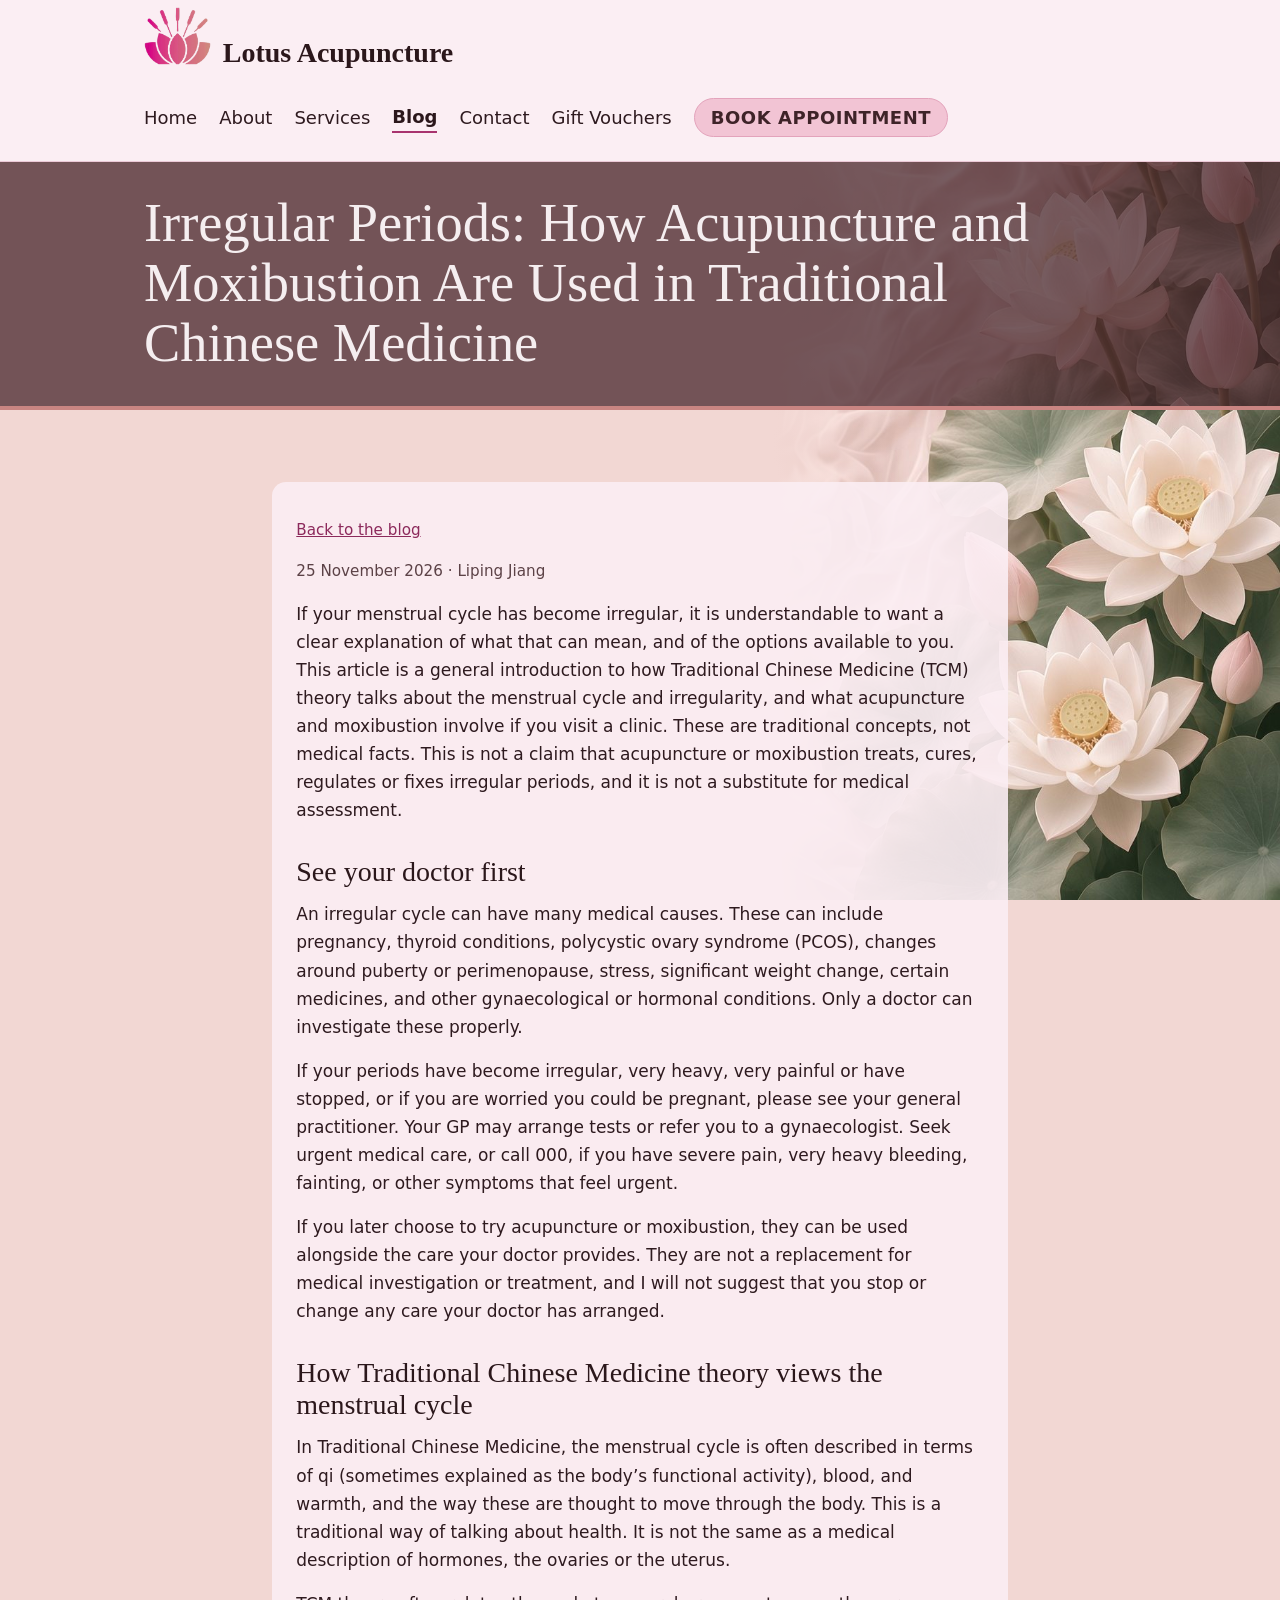
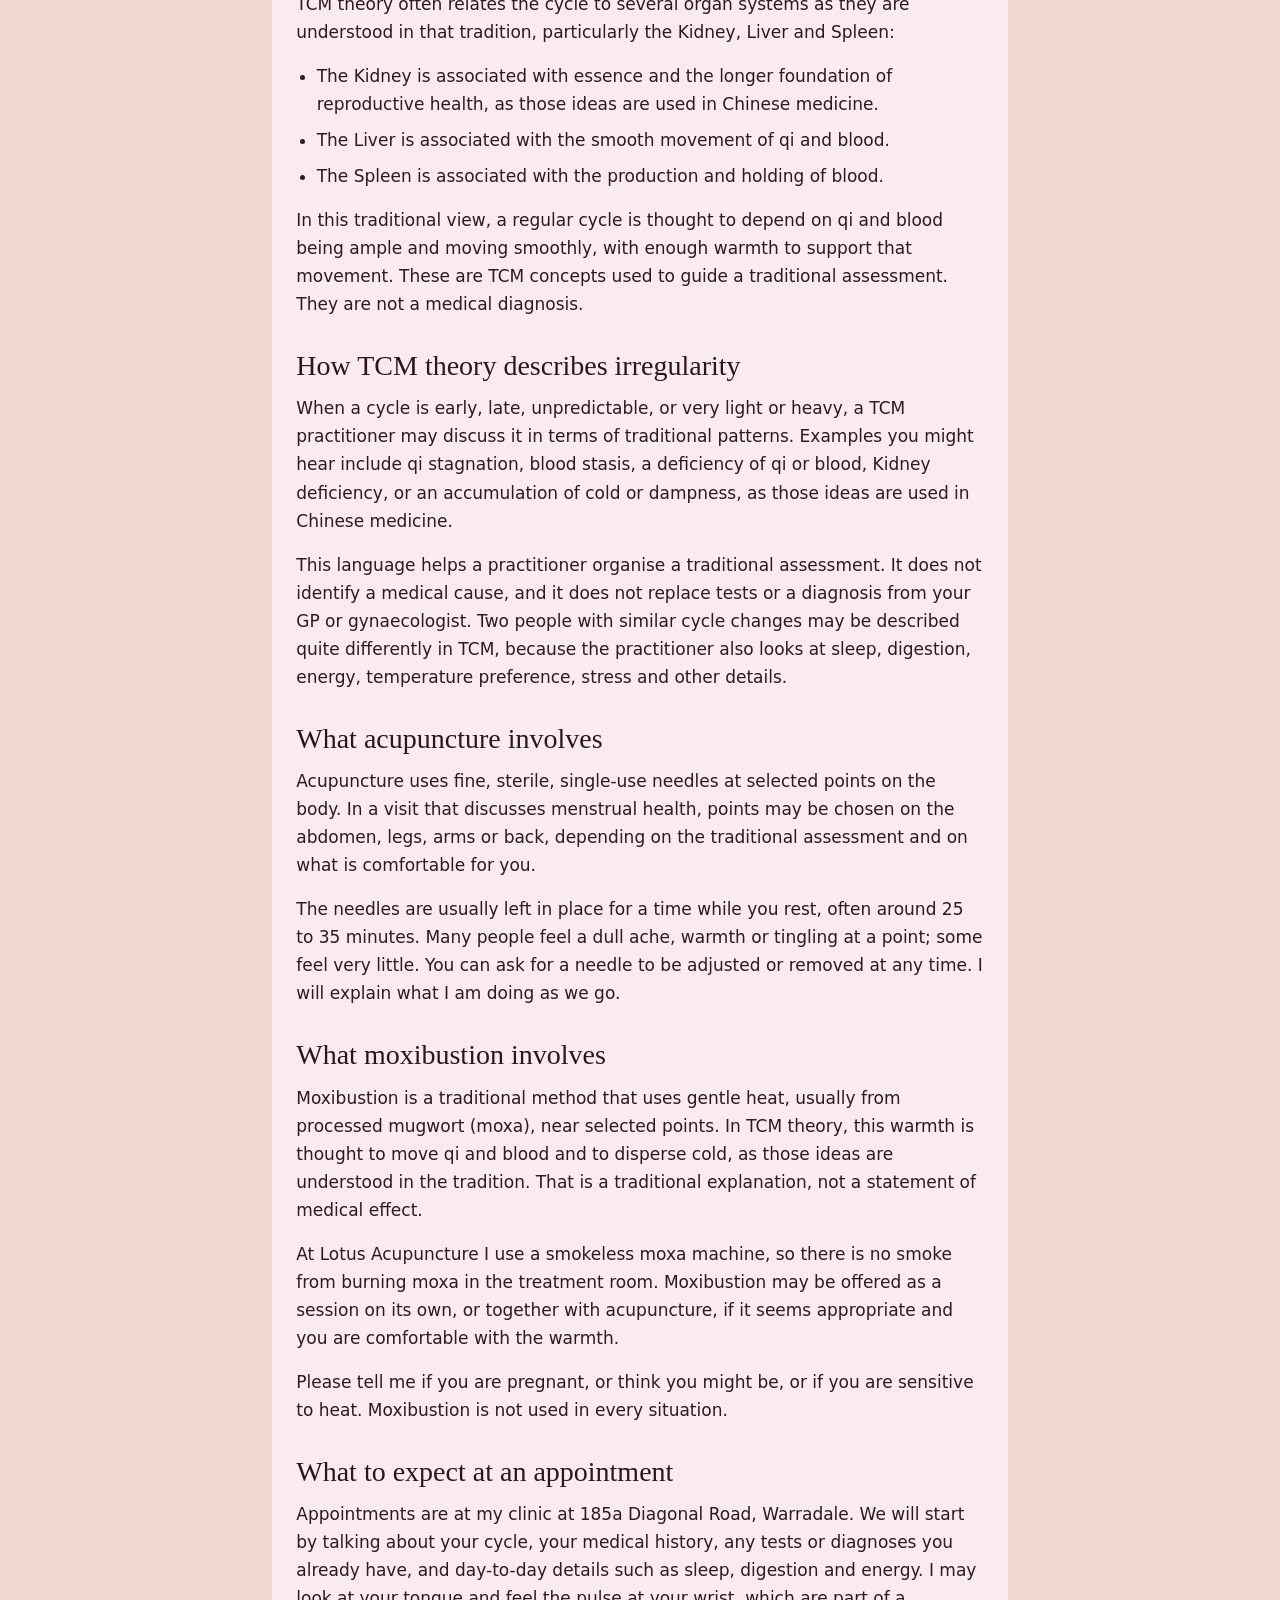
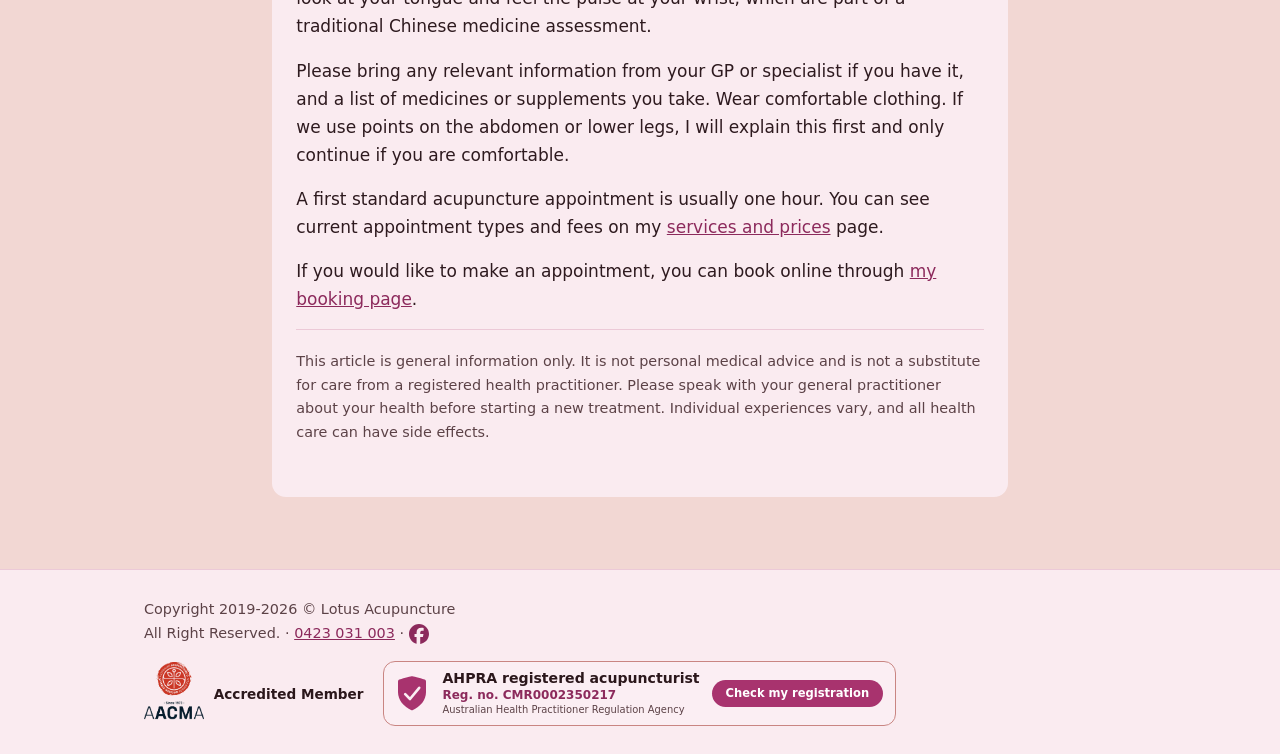
<file: blog/irregular-periods-acupuncture-moxibustion.html>
<!DOCTYPE html>
<html lang="en-AU"><head><meta charset="utf-8"><meta name="viewport" content="width=device-width, initial-scale=1">
<title>Irregular Periods: How Acupuncture and Moxibustion Are Used in Traditional Chinese Medicine | Lotus Acupuncture Warradale</title>
<meta name="description" content="A general introduction to how Traditional Chinese Medicine theory views irregular periods, and what acupuncture and moxibustion involve, from Lotus Acupuncture in Warradale.">
<link rel="canonical" href="https://www.lotusacupuncture.com.au/blog/irregular-periods-acupuncture-moxibustion.html">
<meta property="og:type" content="article"><meta property="og:site_name" content="Lotus Acupuncture"><meta property="og:title" content="Irregular Periods: How Acupuncture and Moxibustion Are Used in Traditional Chinese Medicine | Lotus Acupuncture Warradale"><meta property="og:description" content="A general introduction to how Traditional Chinese Medicine theory views irregular periods, and what acupuncture and moxibustion involve, from Lotus Acupuncture in Warradale."><meta property="og:url" content="https://www.lotusacupuncture.com.au/blog/irregular-periods-acupuncture-moxibustion.html"><meta property="og:image" content="https://www.lotusacupuncture.com.au/logo.jpg"><meta property="og:locale" content="en_AU">
<script type="application/ld+json">{"@context":"https://schema.org","@type":"Article","headline":"Irregular Periods: How Acupuncture and Moxibustion Are Used in Traditional Chinese Medicine","description":"A general introduction to how Traditional Chinese Medicine theory views irregular periods, and what acupuncture and moxibustion involve, from Lotus Acupuncture in Warradale.","datePublished":"2026-11-25","dateModified":"2026-11-25","inLanguage":"en-AU","author":{"@type":"Person","name":"Liping Jiang","jobTitle":"Acupuncturist","url":"https://www.lotusacupuncture.com.au/about.html"},"publisher":{"@type":"Organization","name":"Lotus Acupuncture","logo":{"@type":"ImageObject","url":"https://www.lotusacupuncture.com.au/logo.jpg"}},"mainEntityOfPage":{"@type":"WebPage","@id":"https://www.lotusacupuncture.com.au/blog/irregular-periods-acupuncture-moxibustion.html"},"image":"https://www.lotusacupuncture.com.au/logo.jpg"}</script>
<link rel="stylesheet" href="../style.css?v=pink31"></head><body>
<header class="top"><div class="wrap"><a class="brand" href="../index.html"><img src="../header-logo.png" alt="" width="46" height="40" class="brand-mark">Lotus Acupuncture</a><nav aria-label="Main"><a href="../index.html">Home</a><a href="../about.html">About</a><a href="../services.html">Services</a><a href="../blog.html" aria-current="page">Blog</a><a href="../contact.html">Contact</a><a href="../gift-vouchers.html">Gift Vouchers</a><a href="https://lotus-acupuncture-glenelg.au4.cliniko.com/bookings">BOOK APPOINTMENT</a></nav></div></header>
<main><div class="pagehead"><div class="wrap"><h1>Irregular Periods: How Acupuncture and Moxibustion Are Used in Traditional Chinese Medicine</h1></div></div><section><div class="wrap post-body">
<p class="post-back"><a href="../blog.html">Back to the blog</a></p>
<p class="blog-date"><time datetime="2026-11-25">25 November 2026</time> &middot; Liping Jiang</p>
<p>If your menstrual cycle has become irregular, it is understandable to want a clear explanation of what that can mean, and of the options available to you. This article is a general introduction to how Traditional Chinese Medicine (TCM) theory talks about the menstrual cycle and irregularity, and what acupuncture and moxibustion involve if you visit a clinic. These are traditional concepts, not medical facts. This is not a claim that acupuncture or moxibustion treats, cures, regulates or fixes irregular periods, and it is not a substitute for medical assessment.</p>
<h2>See your doctor first</h2>
<p>An irregular cycle can have many medical causes. These can include pregnancy, thyroid conditions, polycystic ovary syndrome (PCOS), changes around puberty or perimenopause, stress, significant weight change, certain medicines, and other gynaecological or hormonal conditions. Only a doctor can investigate these properly.</p>
<p>If your periods have become irregular, very heavy, very painful or have stopped, or if you are worried you could be pregnant, please see your general practitioner. Your GP may arrange tests or refer you to a gynaecologist. Seek urgent medical care, or call 000, if you have severe pain, very heavy bleeding, fainting, or other symptoms that feel urgent.</p>
<p>If you later choose to try acupuncture or moxibustion, they can be used alongside the care your doctor provides. They are not a replacement for medical investigation or treatment, and I will not suggest that you stop or change any care your doctor has arranged.</p>
<h2>How Traditional Chinese Medicine theory views the menstrual cycle</h2>
<p>In Traditional Chinese Medicine, the menstrual cycle is often described in terms of qi (sometimes explained as the body’s functional activity), blood, and warmth, and the way these are thought to move through the body. This is a traditional way of talking about health. It is not the same as a medical description of hormones, the ovaries or the uterus.</p>
<p>TCM theory often relates the cycle to several organ systems as they are understood in that tradition, particularly the Kidney, Liver and Spleen:</p>
<ul>
<li>The Kidney is associated with essence and the longer foundation of reproductive health, as those ideas are used in Chinese medicine.</li>
<li>The Liver is associated with the smooth movement of qi and blood.</li>
<li>The Spleen is associated with the production and holding of blood.</li>
</ul>
<p>In this traditional view, a regular cycle is thought to depend on qi and blood being ample and moving smoothly, with enough warmth to support that movement. These are TCM concepts used to guide a traditional assessment. They are not a medical diagnosis.</p>
<h2>How TCM theory describes irregularity</h2>
<p>When a cycle is early, late, unpredictable, or very light or heavy, a TCM practitioner may discuss it in terms of traditional patterns. Examples you might hear include qi stagnation, blood stasis, a deficiency of qi or blood, Kidney deficiency, or an accumulation of cold or dampness, as those ideas are used in Chinese medicine.</p>
<p>This language helps a practitioner organise a traditional assessment. It does not identify a medical cause, and it does not replace tests or a diagnosis from your GP or gynaecologist. Two people with similar cycle changes may be described quite differently in TCM, because the practitioner also looks at sleep, digestion, energy, temperature preference, stress and other details.</p>
<h2>What acupuncture involves</h2>
<p>Acupuncture uses fine, sterile, single-use needles at selected points on the body. In a visit that discusses menstrual health, points may be chosen on the abdomen, legs, arms or back, depending on the traditional assessment and on what is comfortable for you.</p>
<p>The needles are usually left in place for a time while you rest, often around 25 to 35 minutes. Many people feel a dull ache, warmth or tingling at a point; some feel very little. You can ask for a needle to be adjusted or removed at any time. I will explain what I am doing as we go.</p>
<h2>What moxibustion involves</h2>
<p>Moxibustion is a traditional method that uses gentle heat, usually from processed mugwort (moxa), near selected points. In TCM theory, this warmth is thought to move qi and blood and to disperse cold, as those ideas are understood in the tradition. That is a traditional explanation, not a statement of medical effect.</p>
<p>At Lotus Acupuncture I use a smokeless moxa machine, so there is no smoke from burning moxa in the treatment room. Moxibustion may be offered as a session on its own, or together with acupuncture, if it seems appropriate and you are comfortable with the warmth.</p>
<p>Please tell me if you are pregnant, or think you might be, or if you are sensitive to heat. Moxibustion is not used in every situation.</p>
<h2>What to expect at an appointment</h2>
<p>Appointments are at my clinic at 185a Diagonal Road, Warradale. We will start by talking about your cycle, your medical history, any tests or diagnoses you already have, and day-to-day details such as sleep, digestion and energy. I may look at your tongue and feel the pulse at your wrist, which are part of a traditional Chinese medicine assessment.</p>
<p>Please bring any relevant information from your GP or specialist if you have it, and a list of medicines or supplements you take. Wear comfortable clothing. If we use points on the abdomen or lower legs, I will explain this first and only continue if you are comfortable.</p>
<p>A first standard acupuncture appointment is usually one hour. You can see current appointment types and fees on my <a href="../services.html">services and prices</a> page.</p>
<p>If you would like to make an appointment, you can book online through <a href="https://lotus-acupuncture-glenelg.au4.cliniko.com/bookings">my booking page</a>.</p>
<p class="disclaimer">This article is general information only. It is not personal medical advice and is not a substitute for care from a registered health practitioner. Please speak with your general practitioner about your health before starting a new treatment. Individual experiences vary, and all health care can have side effects.</p>
</div></section></main>
<footer><div class="wrap footer-bar"><div>Copyright 2019-2026 © Lotus Acupuncture<br>All Right Reserved. &middot; <a href="tel:0423031003">0423 031 003</a> &middot; <a href="https://www.facebook.com/p/Lotus-Acupuncture-61561961257599/" target="_blank" rel="noopener" aria-label="Facebook" style="display:inline-flex;align-items:center;vertical-align:middle"><svg xmlns="http://www.w3.org/2000/svg" width="20" height="20" viewBox="0 0 24 24" fill="currentColor"><path d="M9.101 23.691v-7.98H6.627v-3.667h2.474v-1.58c0-4.085 1.848-5.978 5.858-5.978.401 0 .955.042 1.468.103a9 9 0 0 1 1.141.195v3.325a9 9 0 0 0-.653-.036 27 27 0 0 0-.733-.009c-.707 0-1.259.096-1.675.309a1.7 1.7 0 0 0-.679.622c-.258.42-.374.995-.374 1.752v1.297h3.919l-.386 2.103-.287 1.564h-3.246v8.245C19.396 23.238 24 18.179 24 12.044c0-6.627-5.373-12-12-12s-12 5.373-12 12c0 5.628 3.874 10.35 9.101 11.647"/></svg></a></div><div class="footer-creds"><a class="footer-aacma" href="https://acupuncture.org.au/find-a-practitioner" target="_blank" rel="noopener"><img src="../images/aacma-logo.png" alt="Australian Acupuncture and Chinese Medicine Association" width="60" height="64"><span>Accredited Member</span></a><a class="footer-ahpra" href="https://www.ahpra.gov.au/Registration/Registers-of-Practitioners.aspx" target="_blank" rel="noopener"><svg class="footer-ahpra-icon" xmlns="http://www.w3.org/2000/svg" viewBox="0 0 36 40" width="36" height="40" aria-hidden="true" focusable="false"><path fill="#a8336e" d="M18 2.2c.4 0 7.8 1.7 12.6 3.2.8.3 1.4 1 1.4 1.8V18c0 8.2-5.8 14.8-13.5 18.2a1.6 1.6 0 0 1-1 0C9.8 32.8 4 26.2 4 18V7.2c0-.8.6-1.5 1.4-1.8C10.2 3.9 17.6 2.2 18 2.2z"/><path fill="none" stroke="#fbeef3" stroke-width="2.6" stroke-linecap="round" stroke-linejoin="round" d="M11.2 20.2 16 25l9.2-11.2"/></svg><span class="footer-ahpra-copy"><strong class="footer-ahpra-title">AHPRA registered acupuncturist</strong><span class="footer-ahpra-reg">Reg. no. CMR0002350217</span><span class="footer-ahpra-org">Australian Health Practitioner Regulation Agency</span></span><span class="footer-ahpra-btn">Check my registration</span></a></div></div></footer>
</body></html>
</file>
<file: style.css>
:root{--ink:#2e1a1f;--muted:#5c4247;--paper:#fbeef3;--mist:#f6dde7;--jade:#3e2328;--jade-dark:#2b171b;--lotus:#a8336e;--lotus-dark:#8c2a5c;--coral:#c98582;--line:#ecc9d7;--serif:"Iowan Old Style","Palatino Linotype",Palatino,Georgia,serif;--sans:system-ui,-apple-system,"Segoe UI",Roboto,sans-serif}
*{box-sizing:border-box}
body{margin:0;background:#f2d7d3;color:var(--ink);font:17px/1.65 var(--sans)}
a{color:var(--lotus-dark)}
a:hover{color:var(--jade)}
a:focus-visible,.btn:focus-visible{outline:3px solid var(--lotus);outline-offset:3px}
.wrap{max-width:1040px;margin:0 auto;padding:0 24px}
header.top{border-bottom:1px solid var(--line);background:var(--paper);position:sticky;top:0;z-index:5}
header.top .wrap{display:flex;align-items:center;justify-content:space-between;gap:16px;padding-top:24px;padding-bottom:24px;flex-wrap:wrap}
.brand{display:inline-flex;align-items:center;gap:12px;font:600 clamp(1.25rem,6vw,1.75rem)/1.2 var(--serif);white-space:nowrap;color:var(--jade-dark);text-decoration:none}
.brand-mark{display:block;height:58px;width:auto;transform:translateY(-17px)}
nav{display:flex;gap:22px;flex-wrap:wrap;align-items:center}
nav a{text-decoration:none;color:var(--ink);font-size:1.125rem;padding:2px 0;line-height:1.4}
nav a:hover{color:var(--lotus-dark)}
nav a[href*="cliniko"]{background:#f2c4d4;color:var(--jade);font-weight:600;padding:6px 16px;border-radius:999px;border:1px solid #e3a3bb;white-space:nowrap;letter-spacing:.03em}
nav a[href*="cliniko"]:hover,nav a[href*="cliniko"]:focus-visible{background:#e9aec4;color:var(--jade-dark)}
nav a.nav-call{color:var(--jade);font-weight:600;padding:6px 16px;border-radius:999px;border:1px solid #e3a3bb;background:#fff;white-space:nowrap;letter-spacing:.03em}nav a.nav-call:hover,nav a.nav-call:focus-visible{background:#fde7ef;color:var(--jade-dark)}.call-short{display:none}@media(max-width:760px){.call-num{display:none}.call-short{display:inline}nav a[href*="cliniko"],nav a.nav-call{padding:6px 12px}}
nav a[aria-current="page"]{color:var(--jade-dark);font-weight:600;border-bottom:2px solid var(--lotus)}
.btn{display:inline-block;background:var(--lotus);color:#fff;padding:12px 24px;border-radius:999px;text-decoration:none;font-weight:600;font-size:.95rem}
.btn:hover{background:var(--lotus-dark)}
.hero{background:rgba(66,33,40,.72);border-bottom:4px solid var(--coral);color:#f5eef0;padding:64px 0 60px}
.hero-logo{display:block;width:220px;max-width:60vw;height:auto;margin:0 auto 24px}
.hero h1{font:500 clamp(2.6rem,7vw,4.8rem)/1.05 var(--serif);margin:0 0 20px;letter-spacing:-.01em}
.hero p{font:italic 1.5rem/1.4 var(--serif);margin:0 auto 36px;max-width:28ch;color:#f2c9d3}
@media(min-width:761px){.hero p{max-width:none}}
.hero .btn{background:var(--lotus)}
.hero .btn:hover{background:var(--lotus-dark)}
.pagehead{background:rgba(66,33,40,.72);border-bottom:4px solid var(--coral);color:#f5eef0;padding:32px 0}
.pagehead h1{font:500 clamp(2.2rem,5vw,3.4rem)/1.1 var(--serif);margin:0}
section{padding:72px 0}
h2{font:500 clamp(1.8rem,4vw,2.5rem)/1.15 var(--serif);margin:0 0 20px;color:var(--jade-dark)}
h3{font:600 1.15rem var(--serif);margin:0 0 4px}
.lede{max-width:62ch}
.about{display:grid;grid-template-columns:1fr 1fr;gap:56px}
.about aside{background:var(--mist);border-left:4px solid var(--coral);padding:32px;border-radius:6px;align-self:start}
.about aside ul{padding-left:1.1em;margin:8px 0 0}
.about aside li{margin-bottom:6px}
.focus{background:var(--mist)}
.tags{list-style:none;padding:0;margin:28px 0 0;display:flex;flex-wrap:wrap;gap:10px}
.tags li{border:1px solid var(--coral);color:var(--jade-dark);padding:6px 16px;border-radius:999px;font-size:.95rem;background:var(--paper)}
.services-list{list-style:none;padding:0;margin:32px 0 0;border-top:1px solid var(--line)}
.services-list li{display:grid;grid-template-columns:1fr auto auto;gap:8px 28px;align-items:center;padding:22px 0;border-bottom:1px solid var(--line)}
.desc{color:var(--muted);font-size:.95rem;margin:0}
.meta{text-align:right;font-size:.9rem;color:var(--muted)}
.price{font:600 1.4rem var(--serif);color:var(--jade-dark);display:block}
.quote{background:rgba(66,33,40,.72);color:#fff;text-align:center;padding:40px 0}
.quote blockquote{margin:0 auto 8px;max-width:30ch;font:italic 1.9rem/1.35 var(--serif)}
.quote cite{font-style:normal;opacity:.8;font-size:.95rem}
address{font-style:normal;margin:20px 0;line-height:1.8}
footer{border-top:1px solid var(--line);padding:28px 0;color:var(--muted);font-size:.9rem}
.svc-img{display:block;width:100%;height:auto;aspect-ratio:4/3;object-fit:cover;border-radius:8px;margin-bottom:14px;background:var(--mist)}
.svc-img-lead{max-width:560px;aspect-ratio:auto;margin:8px 0 20px}
.svc-divider{margin:44px auto;max-width:720px}
.svc-divider img{display:block;width:100%;height:auto}
.therapies{margin-top:20px}
.therapy{display:grid;grid-template-columns:minmax(0,320px) 1fr;gap:32px;align-items:center}
.therapy .svc-img{margin-bottom:0}
.svc-video{display:block;width:100%;max-width:280px;height:auto;aspect-ratio:9/16;object-fit:cover;border-radius:8px;background:var(--mist)}
.therapy:has(.svc-video){align-items:start}
#electro-acupuncture{scroll-margin-top:120px}
.photo-credits{font-size:.8rem;margin-top:24px}
.blog-empty{text-align:center}
.blog-empty .lede{margin:0 auto}
body::before{content:"";position:fixed;inset:0;z-index:-1;pointer-events:none;background:#f2d7d3 url("images/pink-lotus-bg.jpg?v=pink2") center/cover no-repeat}
@media(min-aspect-ratio:3/4){body::before{background:linear-gradient(90deg,#f2d7d3 0,#f2d7d3 calc(100% - 56.25vh),rgba(242,215,211,0) calc(100% - 42vh)),url("images/pink-lotus-bg.jpg?v=pink2") right top/auto 100% no-repeat,#f2d7d3}}
header.top{background:#fbeef3}
section>.wrap{background:rgba(251,238,243,.9);border-radius:14px;padding-top:36px;padding-bottom:36px}
.focus{background:transparent}
.quote>.wrap{background:transparent}
.focus>.wrap{background:rgba(246,221,231,.92)}
footer{background:rgba(251,238,243,.9)}
@media(max-width:760px){nav a{font-size:1.0625rem}section{padding:40px 0}section>.wrap{border-radius:10px;margin:0 12px;max-width:calc(100% - 24px)}nav{gap:10px 14px}.therapy{grid-template-columns:1fr;gap:16px}.svc-divider{margin:32px 0}.about{grid-template-columns:1fr;gap:32px}.services-list li{grid-template-columns:1fr}.meta{text-align:left}.hero{padding:44px 0}.pagehead{padding:22px 0}.quote{padding:28px 0}}
.blog-list{list-style:none;padding:0;margin:8px 0 0}
.blog-item h2{margin-bottom:8px}
.blog-item h2 a{color:var(--jade-dark);text-decoration:none}
.blog-item h2 a:hover{color:var(--lotus-dark)}
.blog-date{color:var(--muted);font-size:.95rem;margin:0 0 12px}
.blog-item .lede{margin:0 0 16px}
.post-body{max-width:68ch}
.post-body h2{font-size:clamp(1.35rem,3vw,1.75rem);margin:32px 0 12px}
.post-body p,.post-body ul{margin:0 0 16px}
.post-body ul{padding-left:1.2em}
.post-body li{margin-bottom:8px}
.post-back{margin:0 0 20px;font-size:.95rem}
.disclaimer{margin-top:36px;padding-top:20px;border-top:1px solid var(--line);color:var(--muted);font-size:.9rem}

.footer-bar{display:flex;align-items:center;justify-content:space-between;gap:16px 24px;flex-wrap:wrap}
.footer-aacma{display:inline-flex;align-items:center;gap:10px;color:var(--jade-dark);text-decoration:none;font-size:.85rem;font-weight:600}
.footer-aacma img{display:block;height:64px;width:auto}
.footer-aacma:hover{color:var(--lotus-dark)}
.aacma-block{display:flex;gap:28px;align-items:flex-start;flex-wrap:wrap;margin-top:8px}
.aacma-block img{display:block;width:160px;height:auto;flex-shrink:0}
@media(max-width:760px){.aacma-block{flex-direction:column;gap:16px}.aacma-block img{width:130px}}

.insurance{margin-top:48px}
.fund-logos{list-style:none;padding:0;margin:20px 0 0;display:grid;grid-template-columns:repeat(4,minmax(0,1fr));gap:12px}
.fund-logos li{background:#fff;border:1px solid var(--line);border-radius:12px;height:88px;display:flex;align-items:center;justify-content:center;padding:12px 16px;box-sizing:border-box}
.fund-logos img{display:block;max-width:100%;max-height:100%;width:auto;height:auto;object-fit:contain}
.fund-trademark{margin-top:14px;font-size:.8rem}
@media(max-width:960px){.fund-logos{grid-template-columns:repeat(3,minmax(0,1fr))}}
@media(max-width:760px){.fund-logos{grid-template-columns:repeat(2,minmax(0,1fr));gap:10px}.fund-logos li{height:76px;padding:10px 12px;border-radius:10px}}

.footer-creds{display:flex;align-items:center;gap:16px 20px;flex-wrap:wrap}
.footer-ahpra{display:inline-flex;align-items:center;gap:10px 12px;text-decoration:none;color:var(--jade-dark);background:var(--paper);border:1px solid var(--coral);border-radius:12px;padding:8px 12px 8px 10px;min-height:64px;box-sizing:border-box;max-width:100%;flex-wrap:wrap}
.footer-ahpra-icon{display:block;flex-shrink:0;width:36px;height:40px}
.footer-ahpra-copy{display:flex;flex-direction:column;align-items:flex-start;gap:1px;min-width:0;flex:1 1 12rem}
.footer-ahpra-title{font-size:.88rem;font-weight:700;line-height:1.2;color:var(--jade-dark)}
.footer-ahpra-reg{font-size:.75rem;font-weight:600;color:var(--lotus-dark);line-height:1.25}
.footer-ahpra-org{font-size:.62rem;font-weight:500;color:var(--muted);line-height:1.3}
.footer-ahpra-btn{display:inline-block;background:var(--lotus);color:#fff;font-size:.72rem;font-weight:600;padding:6px 14px;border-radius:999px;line-height:1.3;white-space:nowrap;flex-shrink:0}
.footer-ahpra:hover{border-color:var(--lotus)}
.footer-ahpra:hover .footer-ahpra-title{color:var(--lotus-dark)}
.footer-ahpra:hover .footer-ahpra-btn{background:var(--lotus-dark)}
@media(max-width:760px){.footer-creds{width:100%}.footer-ahpra{width:100%}.footer-ahpra-btn{margin-left:46px}}
.reg-block{margin-top:8px}

.voucher-sub{margin:0 0 36px}
.voucher-layout{display:grid;grid-template-columns:minmax(0,1fr) minmax(0,360px);grid-template-areas:"form preview" "buy preview";gap:32px 48px;align-items:start;width:100%;max-width:100%;min-width:0}
.voucher-form-col,.voucher-preview-col,.voucher-buy-col,.voucher-block,.voucher-fields-2,.voucher-field,.voucher-toggle{min-width:0;max-width:100%}
.voucher-form-col{grid-area:form}
.voucher-preview-col{grid-area:preview;position:sticky;top:120px}
.voucher-buy-col{grid-area:buy}
.voucher-block{margin:0 0 32px}
.voucher-form-col h2{font:600 1.35rem var(--serif);margin:0 0 14px}
.voucher-amounts{display:grid;grid-template-columns:repeat(5,minmax(0,1fr));gap:8px}
.voucher-amt{background:#fff;border:2px solid var(--line);border-radius:12px;padding:12px 6px;min-height:48px;font:600 1.05rem var(--serif);color:var(--jade-dark);cursor:pointer;font-family:var(--serif)}
.voucher-amt:hover{border-color:var(--lotus);color:var(--lotus-dark)}
.voucher-amt:focus-visible{outline:3px solid var(--lotus);outline-offset:2px}
.voucher-amt[aria-pressed="true"]{background:var(--lotus);color:#fff;border-color:var(--lotus)}
.voucher-amt-custom{border-style:dashed;border-color:var(--coral);font-size:.95rem}
.voucher-amt-custom[aria-pressed="true"]{border-style:dashed}
.voucher-custom-wrap{margin-top:14px}
.voucher-custom-wrap label{display:block;font-weight:600;font-size:.95rem;margin-bottom:6px}
.voucher-custom-input{display:flex;align-items:center;gap:0;max-width:240px;background:#fff;border:1px solid #d9aebf;border-radius:10px;overflow:hidden}
.voucher-custom-input span{padding:0 0 0 14px;color:var(--muted);font-weight:600}
.voucher-custom-input input{border:0;box-sizing:border-box;width:100%;max-width:100%;min-width:0;padding:12px 12px 12px 6px;font-size:16px;line-height:1.4;font-family:var(--sans);background:transparent;color:var(--ink)}
.voucher-custom-input:focus-within{outline:3px solid var(--lotus);outline-offset:1px}
.voucher-fields-2{display:grid;grid-template-columns:minmax(0,1fr) minmax(0,1fr);gap:16px 20px}
.voucher-field{margin:0 0 16px}
.voucher-field label{display:block;font-weight:600;font-size:.95rem;margin-bottom:6px}
.voucher-optional{font-weight:500;color:var(--muted)}
.voucher-field input,.voucher-field textarea{display:block;box-sizing:border-box;width:100%;max-width:100%;min-width:0;font-size:16px;line-height:1.4;font-family:var(--sans);padding:12px;border:1px solid #d9aebf;border-radius:10px;background:#fff;color:var(--ink)}
.voucher-field input:focus,.voucher-field textarea:focus{outline:3px solid var(--lotus);outline-offset:1px}
.voucher-field input.invalid,.voucher-field textarea.invalid,.voucher-custom-input:has(input.invalid){border-color:#a3122f}
.voucher-error{color:#a3122f;font-size:.85rem;font-weight:600;margin:8px 0 0}
.voucher-counter{display:block;text-align:right;font-size:.8rem;color:var(--muted);margin-top:6px}
.voucher-toggle{display:grid;grid-template-columns:minmax(0,1fr) minmax(0,1fr);gap:4px;background:var(--mist);border:1px solid var(--line);border-radius:999px;padding:4px;width:100%}
.voucher-toggle button{border:0;background:transparent;border-radius:999px;padding:10px 8px;font:600 .9rem var(--sans);color:var(--muted);cursor:pointer;min-width:0;max-width:100%;white-space:normal}
.voucher-toggle button:hover{color:var(--jade-dark)}
.voucher-toggle button:focus-visible{outline:3px solid var(--lotus);outline-offset:2px}
.voucher-toggle button[aria-pressed="true"]{background:var(--lotus);color:#fff}
.voucher-check{display:flex;gap:10px;align-items:flex-start;font-weight:600;cursor:pointer}
.voucher-check input{accent-color:var(--lotus);width:20px;height:20px;margin:2px 0 0;flex-shrink:0}
.voucher-note{color:var(--muted);font-size:.9rem;margin:10px 0 0}
.voucher-buy{display:block;width:100%;text-align:center;border:0;cursor:pointer;font-family:var(--sans);font-size:1.05rem;padding:15px 24px;box-sizing:border-box}
.voucher-notice{margin-top:16px;background:#fff;border-left:4px solid var(--lotus);border-radius:6px;padding:16px 18px}
.voucher-notice p{margin:0 0 10px}
.voucher-notice p:last-child,.voucher-notice ul:last-child{margin-bottom:0}
.voucher-notice ul{margin:0;padding-left:1.15em}
.voucher-notice li{margin:0 0 6px}
.voucher-preview-card{background:#fff;border:1px solid var(--line);border-radius:14px;box-shadow:0 10px 28px rgba(46,26,31,.12);overflow:hidden;padding:0 0 20px}
.voucher-preview-top{display:flex;align-items:flex-start;justify-content:space-between;gap:12px;padding:24px 24px 16px;background:linear-gradient(#fff,#fbeef3)}
.voucher-preview-brand{margin:0;font:600 .72rem/1.3 var(--sans);letter-spacing:.14em;text-transform:uppercase;color:var(--lotus)}
.voucher-preview-title{margin:6px 0 0;font:500 1.85rem/1.1 var(--serif);color:var(--jade-dark);text-transform:uppercase;letter-spacing:.02em}
.voucher-preview-logo{display:block;height:52px;width:auto;flex-shrink:0}
.voucher-preview-wave{height:10px;background:linear-gradient(180deg,transparent 40%,var(--lotus) 40%,var(--lotus) 68%,transparent 68%);margin:0 0 8px}
.voucher-preview-amount{margin:8px 24px 16px;font:600 clamp(2.2rem,5vw,2.8rem)/1 var(--serif);color:var(--jade-dark)}
.voucher-preview-to,.voucher-preview-from,.voucher-preview-msg{margin:0 24px 8px;color:var(--ink)}
.voucher-preview-msg{font-style:italic;color:var(--muted);white-space:pre-wrap;word-break:break-word}
.voucher-preview-from{margin-top:12px}
.voucher-preview-valid{margin:16px 24px 0;padding-top:12px;border-top:1px solid var(--line);font-size:.85rem;color:var(--muted)}
.voucher-steps{list-style:none;padding:0;margin:8px 0 0;display:grid;gap:18px}
.voucher-steps li{display:grid;grid-template-columns:auto 1fr;gap:16px;align-items:start}
.voucher-step-num{display:inline-flex;align-items:center;justify-content:center;width:32px;height:32px;border-radius:50%;background:var(--lotus);color:#fff;font:600 1rem var(--serif);flex-shrink:0}
.voucher-steps p{margin:4px 0 0}
.voucher-terms{padding-left:1.2em;margin:8px 0 0;max-width:68ch}
.voucher-terms li{margin-bottom:10px}
.voucher-fields-2:has(.voucher-field[hidden]){grid-template-columns:1fr}
@media(max-width:900px){
.voucher-layout{grid-template-columns:minmax(0,1fr);grid-template-areas:"form" "preview" "buy";gap:28px}
.voucher-preview-col{position:static}
.voucher-fields-2{grid-template-columns:minmax(0,1fr)}
.voucher-amounts{display:flex;flex-wrap:wrap;gap:8px}
.voucher-amt{flex:1 1 calc(33.33% - 8px);min-width:0}
}
@media(max-width:760px){
.voucher-form-col h2{font-size:1.25rem}
.voucher-preview-title{font-size:1.55rem}
}
.price-group{font:600 1.15rem var(--serif);color:var(--jade-dark);margin:36px 0 0;letter-spacing:.01em}
.price-groups .price-group:first-child{margin-top:0}
.price-groups .services-list{margin-top:12px}
.addon-note{display:inline-block;font-size:.85rem;color:var(--muted);white-space:nowrap}
@media(min-width:761px){.price-groups .services-list li>.btn,.price-groups .addon-note{min-width:120px;text-align:center;box-sizing:border-box}}

.svc-callout{background:var(--mist);border-left:4px solid var(--coral);border-radius:8px;padding:16px 20px;margin:0 0 36px;max-width:62ch;min-width:0;box-sizing:border-box}
.svc-callout p{margin:0;color:var(--ink);font-size:1.05rem;line-height:1.5}
#moxibustion{scroll-margin-top:120px}
.price-note{margin-top:16px}
.addon-section{margin-top:48px;background:var(--mist);border-radius:12px;padding:28px 24px;border-left:4px solid var(--coral);min-width:0;max-width:100%;box-sizing:border-box}
.addon-section h2{margin-bottom:8px}
.addon-section>.desc{max-width:62ch;margin:0}
.addon-section .services-list{margin-top:16px}
@media(min-width:761px){.addon-section .addon-note{min-width:120px;text-align:center;box-sizing:border-box}}
@media(max-width:760px){.svc-callout{padding:14px 16px;margin-bottom:28px}.addon-section{padding:20px 16px;border-radius:10px}}
</file>
<file: book.css>
.bk>.wrap{max-width:680px}
.bk-intro{margin:0 0 12px}
.bk-note{background:#fff;border-left:4px solid var(--lotus);padding:12px 16px;border-radius:6px;margin:0 0 28px;font-size:.95rem}
#bk fieldset{border:0;padding:0;margin:0 0 28px;min-width:0}
#bk legend{font:600 1.25rem var(--serif);color:var(--jade-dark);margin-bottom:12px;display:flex;align-items:center;gap:10px}
.bk-step{display:inline-grid;place-items:center;width:28px;height:28px;border-radius:50%;background:var(--lotus);color:#fff;font:600 .9rem var(--sans)}
.bk-services{display:grid;gap:8px}
.bk-opt{display:flex;align-items:center;gap:12px;background:#fff;border:1px solid var(--line);border-radius:10px;padding:12px 14px;cursor:pointer;min-height:48px}
.bk-opt input{accent-color:var(--lotus);width:20px;height:20px;flex-shrink:0;margin:0}
.bk-opt .n{flex:1;font-weight:600;line-height:1.3}
.bk-opt .m{color:var(--muted);font-size:.85rem;text-align:right;white-space:nowrap}
.bk-opt:has(input:checked){border-color:var(--lotus);box-shadow:0 0 0 2px var(--lotus) inset;background:#fff7fa}
.bk-group{font:600 .8rem var(--sans);text-transform:uppercase;letter-spacing:.06em;color:var(--muted);margin:10px 0 0}
.bk-check{display:flex;gap:10px;align-items:flex-start;margin-top:14px;font-size:.95rem}
.bk-check input{accent-color:var(--lotus);width:20px;height:20px;margin:2px 0 0;flex-shrink:0}
.bk-check.off{opacity:.5}
.bk-muted{color:var(--muted);font-size:.9rem}
.bk-dates{display:flex;gap:8px;overflow-x:auto;padding:4px 2px 10px;scroll-snap-type:x proximity;-webkit-overflow-scrolling:touch}
.bk-chip{flex:0 0 auto;scroll-snap-align:start;background:#fff;border:1px solid var(--line);border-radius:10px;padding:8px 6px;min-width:62px;text-align:center;cursor:pointer;font:inherit;color:var(--ink);line-height:1.2}
.bk-chip small{display:block;font-size:.75rem;color:var(--muted)}
.bk-chip b{display:block;font-size:1.2rem}
.bk-chip[aria-checked="true"]{background:var(--lotus);border-color:var(--lotus);color:#fff}
.bk-chip[aria-checked="true"] small{color:#fbe3ec}
.bk-chip:focus-visible{outline:3px solid var(--lotus);outline-offset:2px}
.bk-more{background:none;border:0;color:var(--lotus-dark);text-decoration:underline;font:inherit;font-size:.9rem;padding:4px 0;cursor:pointer}
.bk-times{display:grid;grid-template-columns:repeat(auto-fill,minmax(88px,1fr));gap:8px}
.bk-times .bk-chip{min-width:0;padding:10px 4px;font-size:.95rem}
.bk-field{display:block;font-weight:600;margin-bottom:14px}
.bk-field input,.bk-field textarea{display:block;width:100%;margin-top:6px;font:16px/1.4 var(--sans);padding:12px;border:1px solid #d9aebf;border-radius:10px;background:#fff;color:var(--ink)}
.bk-field input:focus,.bk-field textarea:focus{outline:3px solid var(--lotus);outline-offset:1px}
.bk-summary{background:#fff;border:1px solid var(--line);border-radius:10px;padding:14px 16px;margin:0 0 16px;font-size:.95rem;white-space:pre-line}
.bk-error{color:#a3122f;font-weight:600;min-height:1em;margin:0 0 8px}
.bk-submit,.bk-call{display:block;width:100%;text-align:center;font-size:1.05rem;padding:15px 24px;border:0;cursor:pointer;font-family:var(--sans)}
.bk-call{margin-top:12px;background:#fff;color:var(--jade);border:1px solid #e3a3bb}
.bk-call:hover{background:#fde7ef;color:var(--jade-dark)}
.bk-small{margin-top:16px;font-size:.85rem}
.bk-done h2{margin-top:0}
.bk-hours{text-align:center;font-size:.85rem;color:var(--muted);padding-bottom:32px;margin:0 auto}
@media(max-width:760px){.bk-hours{padding-left:24px;padding-right:24px}}
.bk-done .btn{border:0;cursor:pointer;font-family:var(--sans)}
.bk-done:focus{outline:none}
</file>
